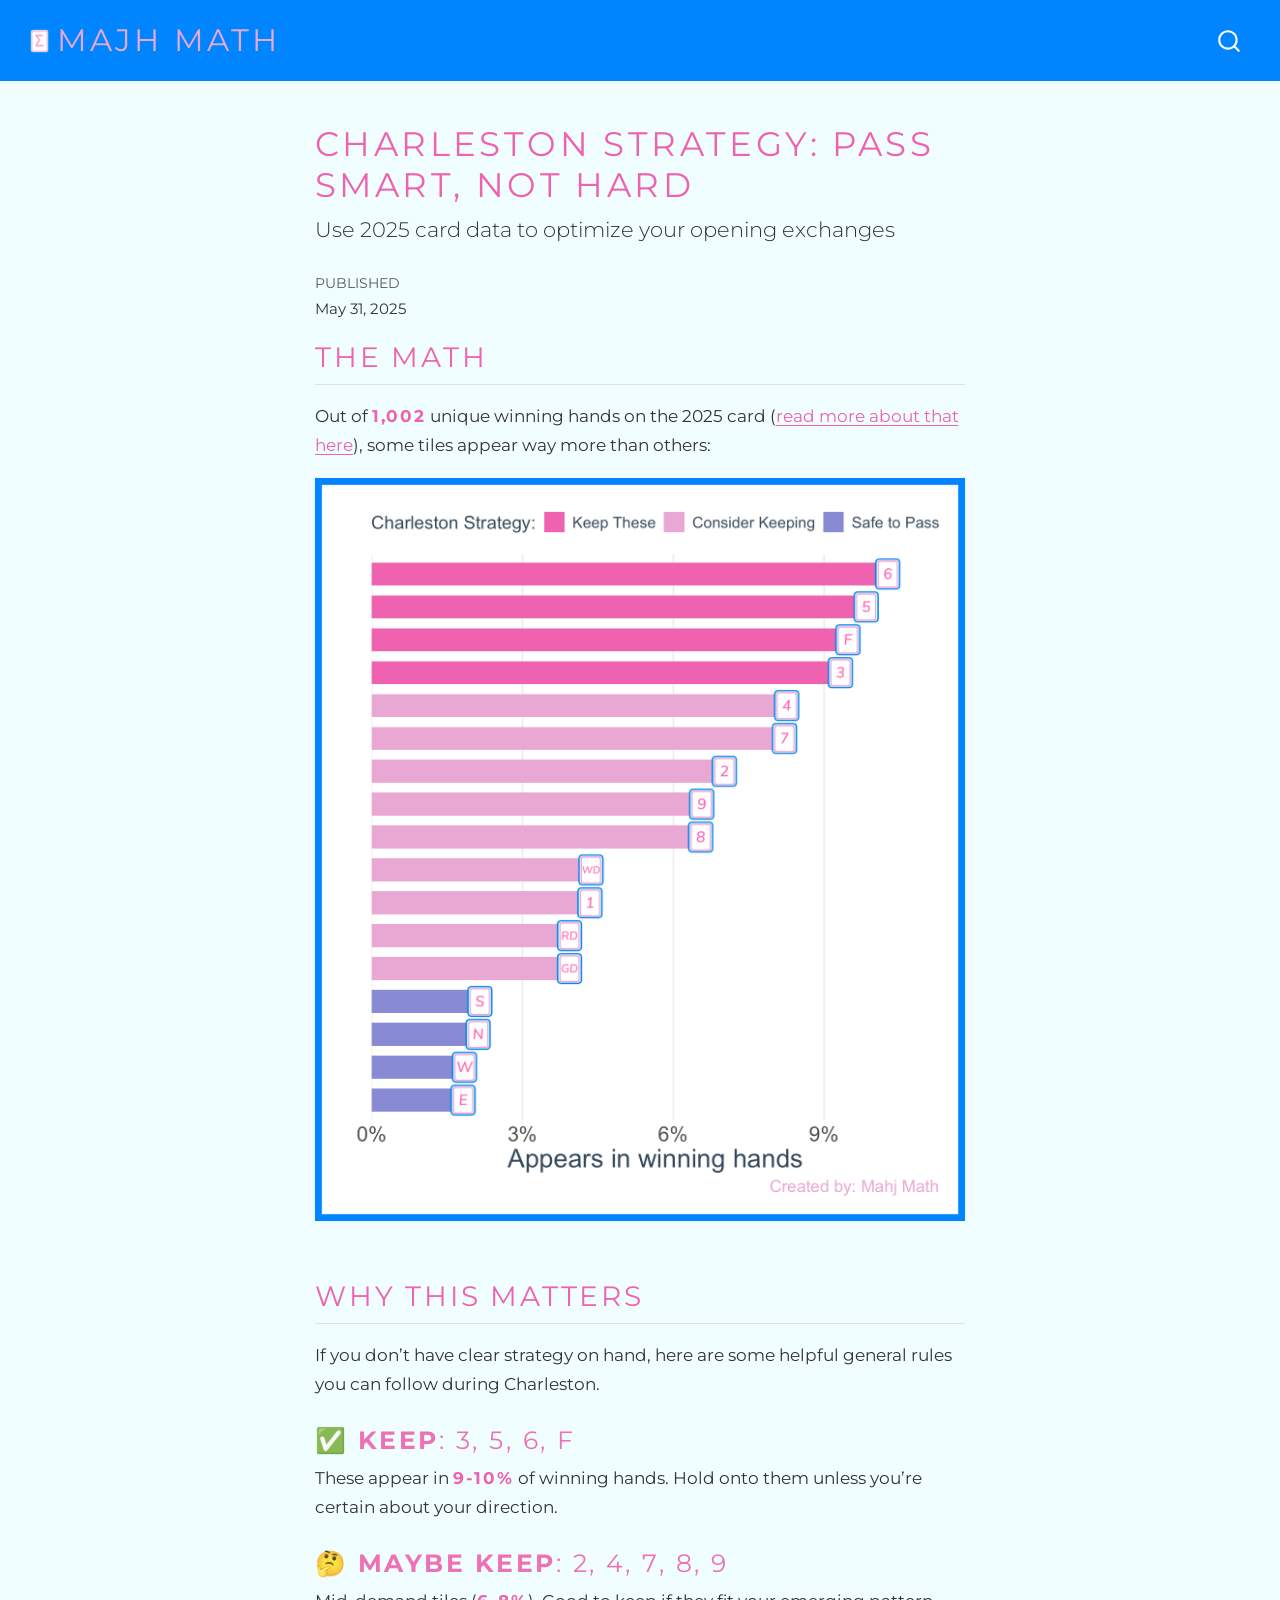
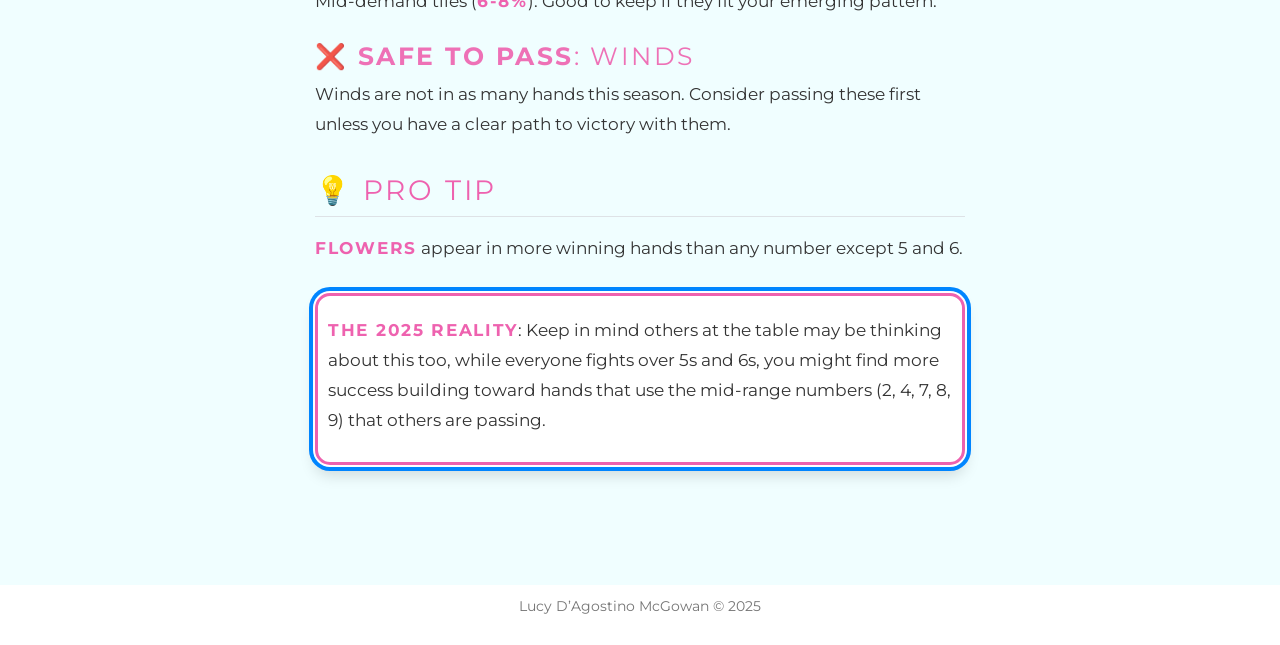
<file: posts/2025-charleston/index.html>
<!DOCTYPE html>
<html xmlns="http://www.w3.org/1999/xhtml" lang="en" xml:lang="en"><head>

<meta charset="utf-8">
<meta name="generator" content="quarto-1.7.29">

<meta name="viewport" content="width=device-width, initial-scale=1.0, user-scalable=yes">

<meta name="dcterms.date" content="2025-05-31">

<title>Charleston Strategy: Pass Smart, Not Hard – majh math</title>
<style>
code{white-space: pre-wrap;}
span.smallcaps{font-variant: small-caps;}
div.columns{display: flex; gap: min(4vw, 1.5em);}
div.column{flex: auto; overflow-x: auto;}
div.hanging-indent{margin-left: 1.5em; text-indent: -1.5em;}
ul.task-list{list-style: none;}
ul.task-list li input[type="checkbox"] {
  width: 0.8em;
  margin: 0 0.8em 0.2em -1em; /* quarto-specific, see https://github.com/quarto-dev/quarto-cli/issues/4556 */ 
  vertical-align: middle;
}
</style>


<script src="../../site_libs/quarto-nav/quarto-nav.js"></script>
<script src="../../site_libs/quarto-nav/headroom.min.js"></script>
<script src="../../site_libs/clipboard/clipboard.min.js"></script>
<script src="../../site_libs/quarto-search/autocomplete.umd.js"></script>
<script src="../../site_libs/quarto-search/fuse.min.js"></script>
<script src="../../site_libs/quarto-search/quarto-search.js"></script>
<meta name="quarto:offset" content="../../">
<script src="../../site_libs/quarto-html/quarto.js" type="module"></script>
<script src="../../site_libs/quarto-html/tabsets/tabsets.js" type="module"></script>
<script src="../../site_libs/quarto-html/popper.min.js"></script>
<script src="../../site_libs/quarto-html/tippy.umd.min.js"></script>
<script src="../../site_libs/quarto-html/anchor.min.js"></script>
<link href="../../site_libs/quarto-html/tippy.css" rel="stylesheet">
<link href="../../site_libs/quarto-html/quarto-syntax-highlighting-0815c480559380816a4d1ea211a47e91.css" rel="stylesheet" id="quarto-text-highlighting-styles">
<script src="../../site_libs/bootstrap/bootstrap.min.js"></script>
<link href="../../site_libs/bootstrap/bootstrap-icons.css" rel="stylesheet">
<link href="../../site_libs/bootstrap/bootstrap-e5aacf9d52a28e7d3137a4a02d82b148.min.css" rel="stylesheet" append-hash="true" id="quarto-bootstrap" data-mode="light">
<script id="quarto-search-options" type="application/json">{
  "location": "navbar",
  "copy-button": false,
  "collapse-after": 3,
  "panel-placement": "end",
  "type": "overlay",
  "limit": 50,
  "keyboard-shortcut": [
    "f",
    "/",
    "s"
  ],
  "show-item-context": false,
  "language": {
    "search-no-results-text": "No results",
    "search-matching-documents-text": "matching documents",
    "search-copy-link-title": "Copy link to search",
    "search-hide-matches-text": "Hide additional matches",
    "search-more-match-text": "more match in this document",
    "search-more-matches-text": "more matches in this document",
    "search-clear-button-title": "Clear",
    "search-text-placeholder": "",
    "search-detached-cancel-button-title": "Cancel",
    "search-submit-button-title": "Submit",
    "search-label": "Search"
  }
}</script>


</head>

<body class="nav-fixed fullcontent quarto-light">

<div id="quarto-search-results"></div>
  <header id="quarto-header" class="headroom fixed-top">
    <nav class="navbar navbar-expand-lg " data-bs-theme="dark">
      <div class="navbar-container container-fluid">
      <div class="navbar-brand-container mx-auto">
    <a href="../../index.html" class="navbar-brand navbar-brand-logo">
    <img src="../../logo.png" alt="" class="navbar-logo">
    </a>
    <a class="navbar-brand" href="../../index.html">
    <span class="navbar-title">majh math</span>
    </a>
  </div>
        <div class="quarto-navbar-tools tools-end">
</div>
          <div id="quarto-search" class="" title="Search"></div>
      </div> <!-- /container-fluid -->
    </nav>
</header>
<!-- content -->
<div id="quarto-content" class="quarto-container page-columns page-rows-contents page-layout-article page-navbar">
<!-- sidebar -->
<!-- margin-sidebar -->
    
<!-- main -->
<main class="content" id="quarto-document-content">

<header id="title-block-header" class="quarto-title-block default">
<div class="quarto-title">
<h1 class="title">Charleston Strategy: Pass Smart, Not Hard</h1>
<p class="subtitle lead">Use 2025 card data to optimize your opening exchanges</p>
</div>



<div class="quarto-title-meta">

    
    <div>
    <div class="quarto-title-meta-heading">Published</div>
    <div class="quarto-title-meta-contents">
      <p class="date">May 31, 2025</p>
    </div>
  </div>
  
    
  </div>
  


</header>


<section id="the-math" class="level2">
<h2 class="anchored" data-anchor-id="the-math">The Math</h2>
<p>Out of <strong>1,002</strong> unique winning hands on the 2025 card (<a href="../2025-unique-hands/">read more about that here</a>), some tiles appear way more than others:</p>
<div class="cell">
<div class="cell-output-display">
<div>
<figure class="figure">
<p><img src="index_files/figure-html/unnamed-chunk-1-1.png" class="img-fluid figure-img" width="672"></p>
</figure>
</div>
</div>
</div>
</section>
<section id="why-this-matters" class="level2">
<h2 class="anchored" data-anchor-id="why-this-matters">Why this matters</h2>
<p>If you don’t have clear strategy on hand, here are some helpful general rules you can follow during Charleston.</p>
<section id="keep-3-5-6-f" class="level3">
<h3 class="anchored" data-anchor-id="keep-3-5-6-f">✅ <strong>KEEP</strong>: 3, 5, 6, F</h3>
<p>These appear in <strong>9-10%</strong> of winning hands. Hold onto them unless you’re certain about your direction.</p>
</section>
<section id="maybe-keep-2-4-7-8-9" class="level3">
<h3 class="anchored" data-anchor-id="maybe-keep-2-4-7-8-9">🤔 <strong>MAYBE KEEP</strong>: 2, 4, 7, 8, 9</h3>
<p>Mid-demand tiles (<strong>6-8%</strong>). Good to keep if they fit your emerging pattern.</p>
</section>
<section id="safe-to-pass-winds" class="level3">
<h3 class="anchored" data-anchor-id="safe-to-pass-winds">❌ <strong>SAFE TO PASS</strong>: Winds</h3>
<p>Winds are not in as many hands this season. Consider passing these first unless you have a clear path to victory with them.</p>
</section>
</section>
<section id="pro-tip" class="level2">
<h2 class="anchored" data-anchor-id="pro-tip">💡 Pro Tip</h2>
<p><strong>Flowers</strong> appear in more winning hands than any number except 5 and 6.</p>
<div class="box">
<p><strong>The 2025 Reality</strong>: Keep in mind others at the table may be thinking about this too, while everyone fights over 5s and 6s, you might find more success building toward hands that use the mid-range numbers (2, 4, 7, 8, 9) that others are passing.</p>
</div>


</section>

</main> <!-- /main -->
<script id="quarto-html-after-body" type="application/javascript">
  window.document.addEventListener("DOMContentLoaded", function (event) {
    const icon = "";
    const anchorJS = new window.AnchorJS();
    anchorJS.options = {
      placement: 'right',
      icon: icon
    };
    anchorJS.add('.anchored');
    const isCodeAnnotation = (el) => {
      for (const clz of el.classList) {
        if (clz.startsWith('code-annotation-')) {                     
          return true;
        }
      }
      return false;
    }
    const onCopySuccess = function(e) {
      // button target
      const button = e.trigger;
      // don't keep focus
      button.blur();
      // flash "checked"
      button.classList.add('code-copy-button-checked');
      var currentTitle = button.getAttribute("title");
      button.setAttribute("title", "Copied!");
      let tooltip;
      if (window.bootstrap) {
        button.setAttribute("data-bs-toggle", "tooltip");
        button.setAttribute("data-bs-placement", "left");
        button.setAttribute("data-bs-title", "Copied!");
        tooltip = new bootstrap.Tooltip(button, 
          { trigger: "manual", 
            customClass: "code-copy-button-tooltip",
            offset: [0, -8]});
        tooltip.show();    
      }
      setTimeout(function() {
        if (tooltip) {
          tooltip.hide();
          button.removeAttribute("data-bs-title");
          button.removeAttribute("data-bs-toggle");
          button.removeAttribute("data-bs-placement");
        }
        button.setAttribute("title", currentTitle);
        button.classList.remove('code-copy-button-checked');
      }, 1000);
      // clear code selection
      e.clearSelection();
    }
    const getTextToCopy = function(trigger) {
        const codeEl = trigger.previousElementSibling.cloneNode(true);
        for (const childEl of codeEl.children) {
          if (isCodeAnnotation(childEl)) {
            childEl.remove();
          }
        }
        return codeEl.innerText;
    }
    const clipboard = new window.ClipboardJS('.code-copy-button:not([data-in-quarto-modal])', {
      text: getTextToCopy
    });
    clipboard.on('success', onCopySuccess);
    if (window.document.getElementById('quarto-embedded-source-code-modal')) {
      const clipboardModal = new window.ClipboardJS('.code-copy-button[data-in-quarto-modal]', {
        text: getTextToCopy,
        container: window.document.getElementById('quarto-embedded-source-code-modal')
      });
      clipboardModal.on('success', onCopySuccess);
    }
      var localhostRegex = new RegExp(/^(?:http|https):\/\/localhost\:?[0-9]*\//);
      var mailtoRegex = new RegExp(/^mailto:/);
        var filterRegex = new RegExp("https:\/\/LucyMcGowan\.github\.io\/mahjmath\/");
      var isInternal = (href) => {
          return filterRegex.test(href) || localhostRegex.test(href) || mailtoRegex.test(href);
      }
      // Inspect non-navigation links and adorn them if external
     var links = window.document.querySelectorAll('a[href]:not(.nav-link):not(.navbar-brand):not(.toc-action):not(.sidebar-link):not(.sidebar-item-toggle):not(.pagination-link):not(.no-external):not([aria-hidden]):not(.dropdown-item):not(.quarto-navigation-tool):not(.about-link)');
      for (var i=0; i<links.length; i++) {
        const link = links[i];
        if (!isInternal(link.href)) {
          // undo the damage that might have been done by quarto-nav.js in the case of
          // links that we want to consider external
          if (link.dataset.originalHref !== undefined) {
            link.href = link.dataset.originalHref;
          }
        }
      }
    function tippyHover(el, contentFn, onTriggerFn, onUntriggerFn) {
      const config = {
        allowHTML: true,
        maxWidth: 500,
        delay: 100,
        arrow: false,
        appendTo: function(el) {
            return el.parentElement;
        },
        interactive: true,
        interactiveBorder: 10,
        theme: 'quarto',
        placement: 'bottom-start',
      };
      if (contentFn) {
        config.content = contentFn;
      }
      if (onTriggerFn) {
        config.onTrigger = onTriggerFn;
      }
      if (onUntriggerFn) {
        config.onUntrigger = onUntriggerFn;
      }
      window.tippy(el, config); 
    }
    const noterefs = window.document.querySelectorAll('a[role="doc-noteref"]');
    for (var i=0; i<noterefs.length; i++) {
      const ref = noterefs[i];
      tippyHover(ref, function() {
        // use id or data attribute instead here
        let href = ref.getAttribute('data-footnote-href') || ref.getAttribute('href');
        try { href = new URL(href).hash; } catch {}
        const id = href.replace(/^#\/?/, "");
        const note = window.document.getElementById(id);
        if (note) {
          return note.innerHTML;
        } else {
          return "";
        }
      });
    }
    const xrefs = window.document.querySelectorAll('a.quarto-xref');
    const processXRef = (id, note) => {
      // Strip column container classes
      const stripColumnClz = (el) => {
        el.classList.remove("page-full", "page-columns");
        if (el.children) {
          for (const child of el.children) {
            stripColumnClz(child);
          }
        }
      }
      stripColumnClz(note)
      if (id === null || id.startsWith('sec-')) {
        // Special case sections, only their first couple elements
        const container = document.createElement("div");
        if (note.children && note.children.length > 2) {
          container.appendChild(note.children[0].cloneNode(true));
          for (let i = 1; i < note.children.length; i++) {
            const child = note.children[i];
            if (child.tagName === "P" && child.innerText === "") {
              continue;
            } else {
              container.appendChild(child.cloneNode(true));
              break;
            }
          }
          if (window.Quarto?.typesetMath) {
            window.Quarto.typesetMath(container);
          }
          return container.innerHTML
        } else {
          if (window.Quarto?.typesetMath) {
            window.Quarto.typesetMath(note);
          }
          return note.innerHTML;
        }
      } else {
        // Remove any anchor links if they are present
        const anchorLink = note.querySelector('a.anchorjs-link');
        if (anchorLink) {
          anchorLink.remove();
        }
        if (window.Quarto?.typesetMath) {
          window.Quarto.typesetMath(note);
        }
        if (note.classList.contains("callout")) {
          return note.outerHTML;
        } else {
          return note.innerHTML;
        }
      }
    }
    for (var i=0; i<xrefs.length; i++) {
      const xref = xrefs[i];
      tippyHover(xref, undefined, function(instance) {
        instance.disable();
        let url = xref.getAttribute('href');
        let hash = undefined; 
        if (url.startsWith('#')) {
          hash = url;
        } else {
          try { hash = new URL(url).hash; } catch {}
        }
        if (hash) {
          const id = hash.replace(/^#\/?/, "");
          const note = window.document.getElementById(id);
          if (note !== null) {
            try {
              const html = processXRef(id, note.cloneNode(true));
              instance.setContent(html);
            } finally {
              instance.enable();
              instance.show();
            }
          } else {
            // See if we can fetch this
            fetch(url.split('#')[0])
            .then(res => res.text())
            .then(html => {
              const parser = new DOMParser();
              const htmlDoc = parser.parseFromString(html, "text/html");
              const note = htmlDoc.getElementById(id);
              if (note !== null) {
                const html = processXRef(id, note);
                instance.setContent(html);
              } 
            }).finally(() => {
              instance.enable();
              instance.show();
            });
          }
        } else {
          // See if we can fetch a full url (with no hash to target)
          // This is a special case and we should probably do some content thinning / targeting
          fetch(url)
          .then(res => res.text())
          .then(html => {
            const parser = new DOMParser();
            const htmlDoc = parser.parseFromString(html, "text/html");
            const note = htmlDoc.querySelector('main.content');
            if (note !== null) {
              // This should only happen for chapter cross references
              // (since there is no id in the URL)
              // remove the first header
              if (note.children.length > 0 && note.children[0].tagName === "HEADER") {
                note.children[0].remove();
              }
              const html = processXRef(null, note);
              instance.setContent(html);
            } 
          }).finally(() => {
            instance.enable();
            instance.show();
          });
        }
      }, function(instance) {
      });
    }
        let selectedAnnoteEl;
        const selectorForAnnotation = ( cell, annotation) => {
          let cellAttr = 'data-code-cell="' + cell + '"';
          let lineAttr = 'data-code-annotation="' +  annotation + '"';
          const selector = 'span[' + cellAttr + '][' + lineAttr + ']';
          return selector;
        }
        const selectCodeLines = (annoteEl) => {
          const doc = window.document;
          const targetCell = annoteEl.getAttribute("data-target-cell");
          const targetAnnotation = annoteEl.getAttribute("data-target-annotation");
          const annoteSpan = window.document.querySelector(selectorForAnnotation(targetCell, targetAnnotation));
          const lines = annoteSpan.getAttribute("data-code-lines").split(",");
          const lineIds = lines.map((line) => {
            return targetCell + "-" + line;
          })
          let top = null;
          let height = null;
          let parent = null;
          if (lineIds.length > 0) {
              //compute the position of the single el (top and bottom and make a div)
              const el = window.document.getElementById(lineIds[0]);
              top = el.offsetTop;
              height = el.offsetHeight;
              parent = el.parentElement.parentElement;
            if (lineIds.length > 1) {
              const lastEl = window.document.getElementById(lineIds[lineIds.length - 1]);
              const bottom = lastEl.offsetTop + lastEl.offsetHeight;
              height = bottom - top;
            }
            if (top !== null && height !== null && parent !== null) {
              // cook up a div (if necessary) and position it 
              let div = window.document.getElementById("code-annotation-line-highlight");
              if (div === null) {
                div = window.document.createElement("div");
                div.setAttribute("id", "code-annotation-line-highlight");
                div.style.position = 'absolute';
                parent.appendChild(div);
              }
              div.style.top = top - 2 + "px";
              div.style.height = height + 4 + "px";
              div.style.left = 0;
              let gutterDiv = window.document.getElementById("code-annotation-line-highlight-gutter");
              if (gutterDiv === null) {
                gutterDiv = window.document.createElement("div");
                gutterDiv.setAttribute("id", "code-annotation-line-highlight-gutter");
                gutterDiv.style.position = 'absolute';
                const codeCell = window.document.getElementById(targetCell);
                const gutter = codeCell.querySelector('.code-annotation-gutter');
                gutter.appendChild(gutterDiv);
              }
              gutterDiv.style.top = top - 2 + "px";
              gutterDiv.style.height = height + 4 + "px";
            }
            selectedAnnoteEl = annoteEl;
          }
        };
        const unselectCodeLines = () => {
          const elementsIds = ["code-annotation-line-highlight", "code-annotation-line-highlight-gutter"];
          elementsIds.forEach((elId) => {
            const div = window.document.getElementById(elId);
            if (div) {
              div.remove();
            }
          });
          selectedAnnoteEl = undefined;
        };
          // Handle positioning of the toggle
      window.addEventListener(
        "resize",
        throttle(() => {
          elRect = undefined;
          if (selectedAnnoteEl) {
            selectCodeLines(selectedAnnoteEl);
          }
        }, 10)
      );
      function throttle(fn, ms) {
      let throttle = false;
      let timer;
        return (...args) => {
          if(!throttle) { // first call gets through
              fn.apply(this, args);
              throttle = true;
          } else { // all the others get throttled
              if(timer) clearTimeout(timer); // cancel #2
              timer = setTimeout(() => {
                fn.apply(this, args);
                timer = throttle = false;
              }, ms);
          }
        };
      }
        // Attach click handler to the DT
        const annoteDls = window.document.querySelectorAll('dt[data-target-cell]');
        for (const annoteDlNode of annoteDls) {
          annoteDlNode.addEventListener('click', (event) => {
            const clickedEl = event.target;
            if (clickedEl !== selectedAnnoteEl) {
              unselectCodeLines();
              const activeEl = window.document.querySelector('dt[data-target-cell].code-annotation-active');
              if (activeEl) {
                activeEl.classList.remove('code-annotation-active');
              }
              selectCodeLines(clickedEl);
              clickedEl.classList.add('code-annotation-active');
            } else {
              // Unselect the line
              unselectCodeLines();
              clickedEl.classList.remove('code-annotation-active');
            }
          });
        }
    const findCites = (el) => {
      const parentEl = el.parentElement;
      if (parentEl) {
        const cites = parentEl.dataset.cites;
        if (cites) {
          return {
            el,
            cites: cites.split(' ')
          };
        } else {
          return findCites(el.parentElement)
        }
      } else {
        return undefined;
      }
    };
    var bibliorefs = window.document.querySelectorAll('a[role="doc-biblioref"]');
    for (var i=0; i<bibliorefs.length; i++) {
      const ref = bibliorefs[i];
      const citeInfo = findCites(ref);
      if (citeInfo) {
        tippyHover(citeInfo.el, function() {
          var popup = window.document.createElement('div');
          citeInfo.cites.forEach(function(cite) {
            var citeDiv = window.document.createElement('div');
            citeDiv.classList.add('hanging-indent');
            citeDiv.classList.add('csl-entry');
            var biblioDiv = window.document.getElementById('ref-' + cite);
            if (biblioDiv) {
              citeDiv.innerHTML = biblioDiv.innerHTML;
            }
            popup.appendChild(citeDiv);
          });
          return popup.innerHTML;
        });
      }
    }
  });
  </script>
</div> <!-- /content -->
<footer class="footer">
  <div class="nav-footer">
    <div class="nav-footer-left">
      &nbsp;
    </div>   
    <div class="nav-footer-center">
<p>Lucy D’Agostino McGowan © 2025</p>
</div>
    <div class="nav-footer-right">
      &nbsp;
    </div>
  </div>
</footer>




</body></html>
</file>
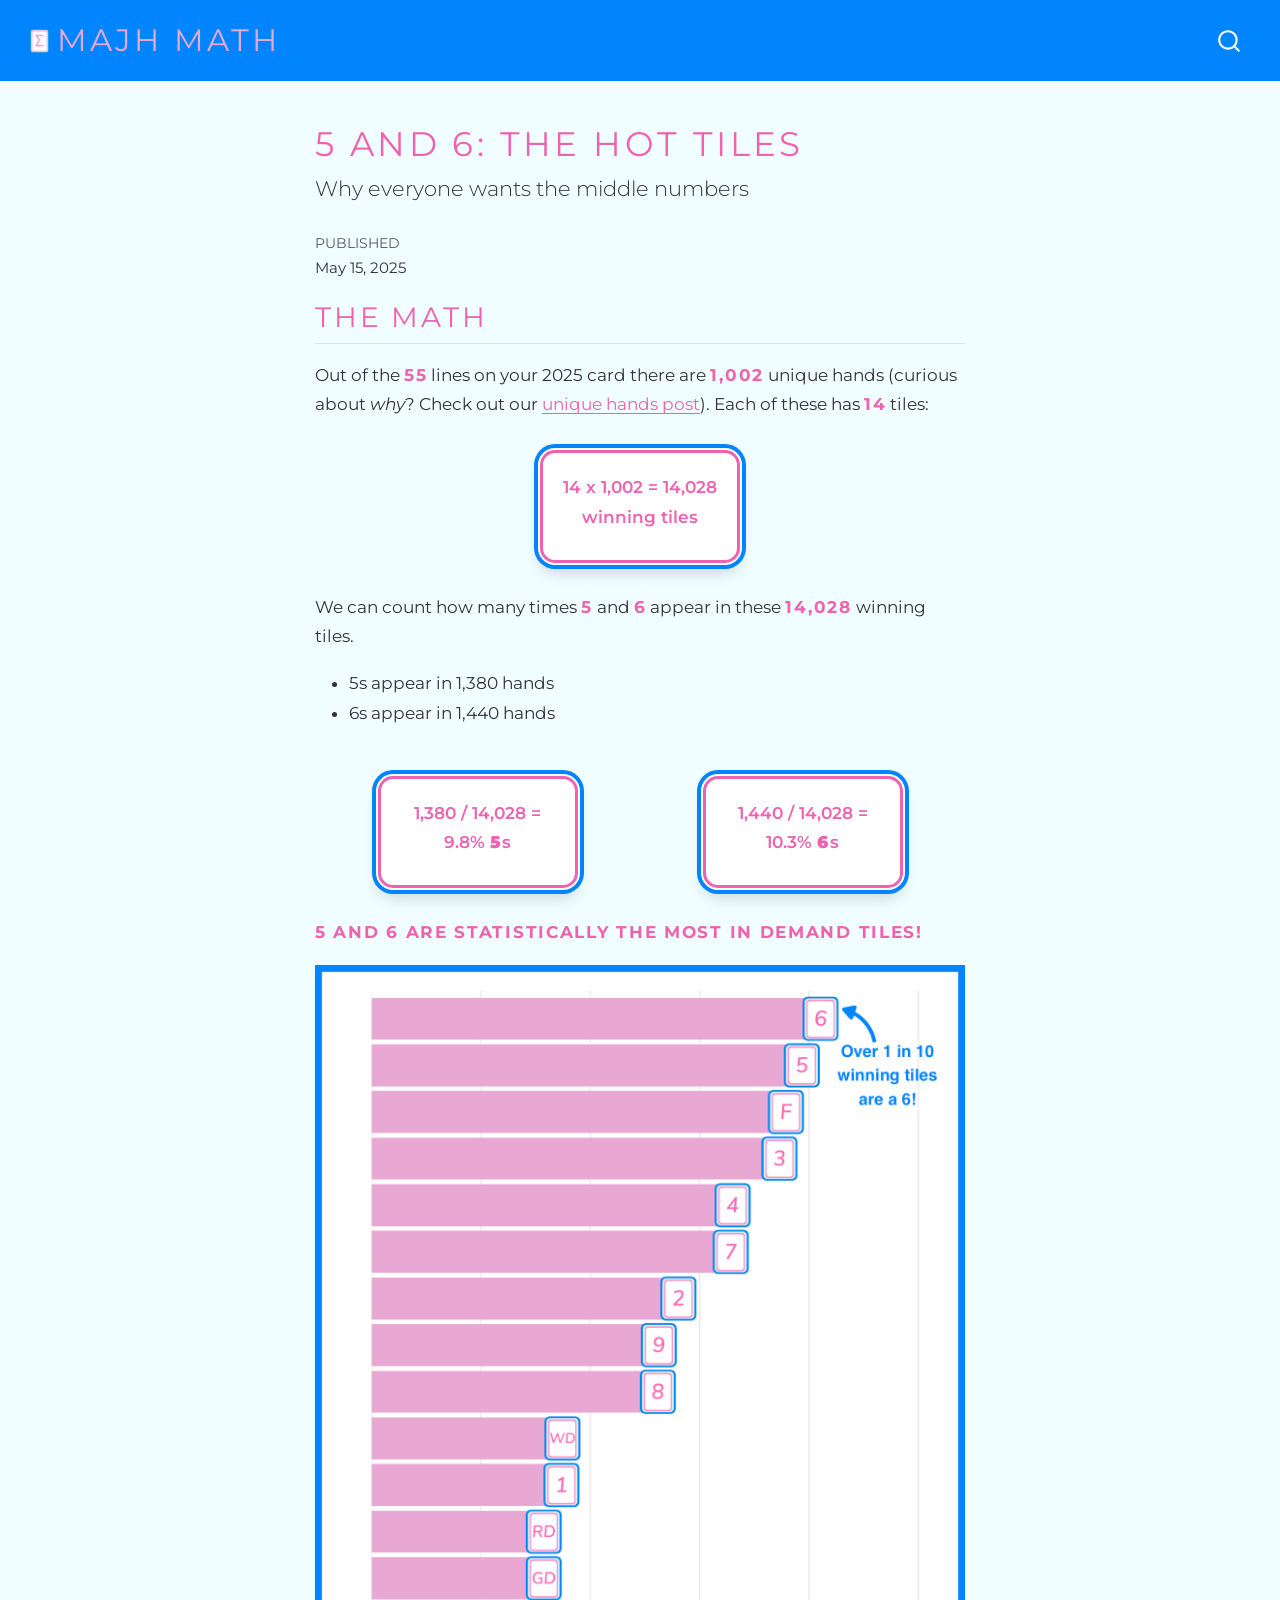
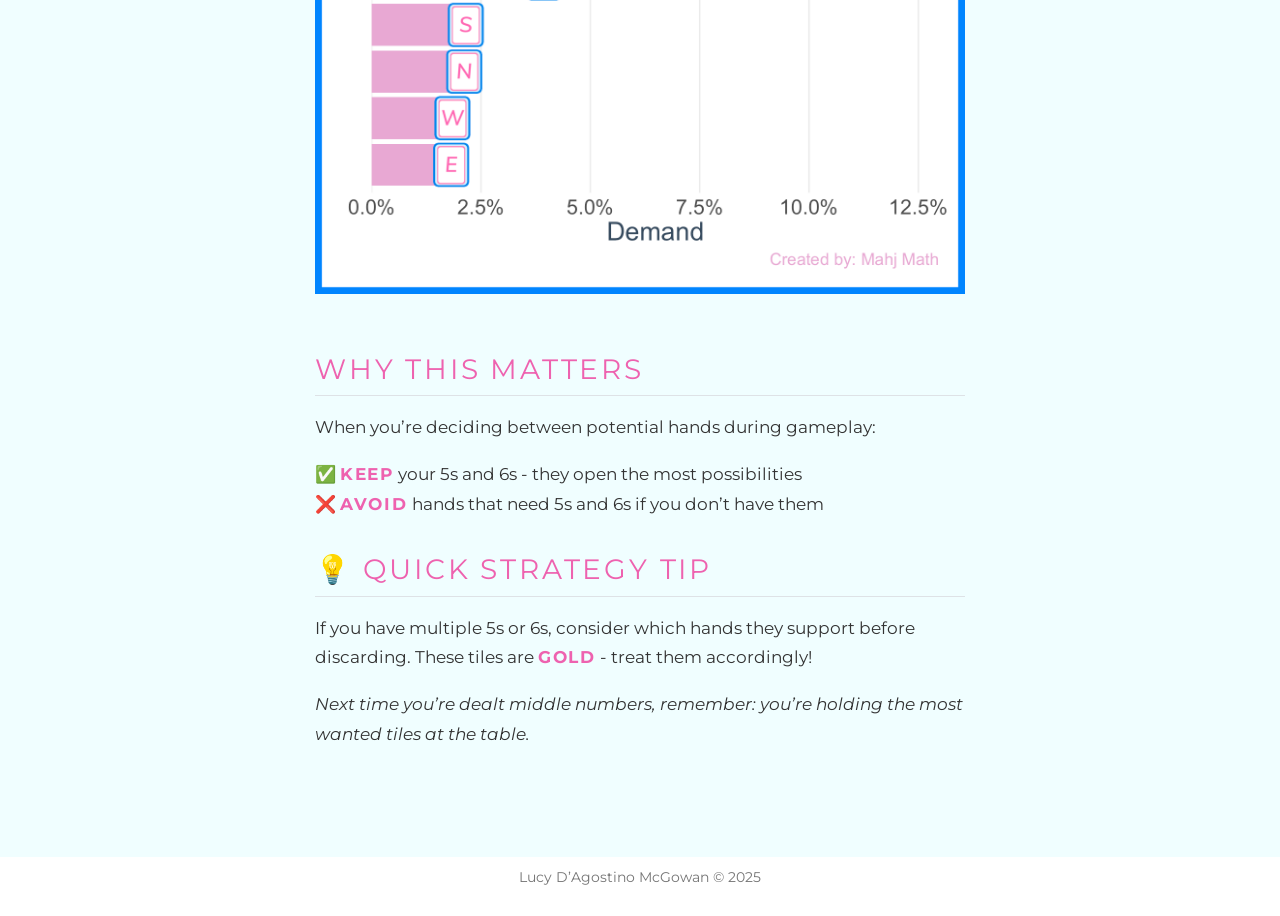
<file: posts/2025-fives-and-sixes/index.html>
<!DOCTYPE html>
<html xmlns="http://www.w3.org/1999/xhtml" lang="en" xml:lang="en"><head>

<meta charset="utf-8">
<meta name="generator" content="quarto-1.7.29">

<meta name="viewport" content="width=device-width, initial-scale=1.0, user-scalable=yes">

<meta name="dcterms.date" content="2025-05-15">

<title>5 and 6: The Hot Tiles – majh math</title>
<style>
code{white-space: pre-wrap;}
span.smallcaps{font-variant: small-caps;}
div.columns{display: flex; gap: min(4vw, 1.5em);}
div.column{flex: auto; overflow-x: auto;}
div.hanging-indent{margin-left: 1.5em; text-indent: -1.5em;}
ul.task-list{list-style: none;}
ul.task-list li input[type="checkbox"] {
  width: 0.8em;
  margin: 0 0.8em 0.2em -1em; /* quarto-specific, see https://github.com/quarto-dev/quarto-cli/issues/4556 */ 
  vertical-align: middle;
}
</style>


<script src="../../site_libs/quarto-nav/quarto-nav.js"></script>
<script src="../../site_libs/quarto-nav/headroom.min.js"></script>
<script src="../../site_libs/clipboard/clipboard.min.js"></script>
<script src="../../site_libs/quarto-search/autocomplete.umd.js"></script>
<script src="../../site_libs/quarto-search/fuse.min.js"></script>
<script src="../../site_libs/quarto-search/quarto-search.js"></script>
<meta name="quarto:offset" content="../../">
<script src="../../site_libs/quarto-html/quarto.js" type="module"></script>
<script src="../../site_libs/quarto-html/tabsets/tabsets.js" type="module"></script>
<script src="../../site_libs/quarto-html/popper.min.js"></script>
<script src="../../site_libs/quarto-html/tippy.umd.min.js"></script>
<script src="../../site_libs/quarto-html/anchor.min.js"></script>
<link href="../../site_libs/quarto-html/tippy.css" rel="stylesheet">
<link href="../../site_libs/quarto-html/quarto-syntax-highlighting-0815c480559380816a4d1ea211a47e91.css" rel="stylesheet" id="quarto-text-highlighting-styles">
<script src="../../site_libs/bootstrap/bootstrap.min.js"></script>
<link href="../../site_libs/bootstrap/bootstrap-icons.css" rel="stylesheet">
<link href="../../site_libs/bootstrap/bootstrap-e5aacf9d52a28e7d3137a4a02d82b148.min.css" rel="stylesheet" append-hash="true" id="quarto-bootstrap" data-mode="light">
<script id="quarto-search-options" type="application/json">{
  "location": "navbar",
  "copy-button": false,
  "collapse-after": 3,
  "panel-placement": "end",
  "type": "overlay",
  "limit": 50,
  "keyboard-shortcut": [
    "f",
    "/",
    "s"
  ],
  "show-item-context": false,
  "language": {
    "search-no-results-text": "No results",
    "search-matching-documents-text": "matching documents",
    "search-copy-link-title": "Copy link to search",
    "search-hide-matches-text": "Hide additional matches",
    "search-more-match-text": "more match in this document",
    "search-more-matches-text": "more matches in this document",
    "search-clear-button-title": "Clear",
    "search-text-placeholder": "",
    "search-detached-cancel-button-title": "Cancel",
    "search-submit-button-title": "Submit",
    "search-label": "Search"
  }
}</script>


</head>

<body class="nav-fixed fullcontent quarto-light">

<div id="quarto-search-results"></div>
  <header id="quarto-header" class="headroom fixed-top">
    <nav class="navbar navbar-expand-lg " data-bs-theme="dark">
      <div class="navbar-container container-fluid">
      <div class="navbar-brand-container mx-auto">
    <a href="../../index.html" class="navbar-brand navbar-brand-logo">
    <img src="../../logo.png" alt="" class="navbar-logo">
    </a>
    <a class="navbar-brand" href="../../index.html">
    <span class="navbar-title">majh math</span>
    </a>
  </div>
        <div class="quarto-navbar-tools tools-end">
</div>
          <div id="quarto-search" class="" title="Search"></div>
      </div> <!-- /container-fluid -->
    </nav>
</header>
<!-- content -->
<div id="quarto-content" class="quarto-container page-columns page-rows-contents page-layout-article page-navbar">
<!-- sidebar -->
<!-- margin-sidebar -->
    
<!-- main -->
<main class="content" id="quarto-document-content">

<header id="title-block-header" class="quarto-title-block default">
<div class="quarto-title">
<h1 class="title">5 and 6: The Hot Tiles</h1>
<p class="subtitle lead">Why everyone wants the middle numbers</p>
</div>



<div class="quarto-title-meta">

    
    <div>
    <div class="quarto-title-meta-heading">Published</div>
    <div class="quarto-title-meta-contents">
      <p class="date">May 15, 2025</p>
    </div>
  </div>
  
    
  </div>
  


</header>


<section id="the-math" class="level2">
<h2 class="anchored" data-anchor-id="the-math">The Math</h2>
<p>Out of the <strong>55</strong> lines on your 2025 card there are <strong>1,002</strong> unique hands (curious about <em>why</em>? Check out our <a href="../2025-unique-hands">unique hands post</a>). Each of these has <strong>14</strong> tiles:</p>
<div class="math">
<p>14 x 1,002 = 14,028 winning tiles</p>
</div>
<p>We can count how many times <strong>5</strong> and <strong>6</strong> appear in these <strong>14,028</strong> winning tiles.</p>
<ul>
<li>5s appear in 1,380 hands</li>
<li>6s appear in 1,440 hands</li>
</ul>
<div class="columns">
<div class="column">
<div class="math">
<p>1,380 / 14,028 = <br>9.8% <strong>5</strong>s</p>
</div>
</div><div class="column">
<div class="math">
<p>1,440 / 14,028 = 10.3% <strong>6</strong>s</p>
</div>
</div>
</div>
<p><strong>5 and 6 are statistically the most in demand tiles!</strong></p>
<div class="cell">
<div class="cell-output-display">
<div>
<figure class="figure">
<p><img src="index_files/figure-html/unnamed-chunk-1-1.png" class="img-fluid figure-img" width="672"></p>
</figure>
</div>
</div>
</div>
</section>
<section id="why-this-matters" class="level2">
<h2 class="anchored" data-anchor-id="why-this-matters">Why This Matters</h2>
<p>When you’re deciding between potential hands during gameplay:</p>
<p>✅ <strong>Keep</strong> your 5s and 6s - they open the most possibilities<br>
❌ <strong>Avoid</strong> hands that need 5s and 6s if you don’t have them</p>
</section>
<section id="quick-strategy-tip" class="level2">
<h2 class="anchored" data-anchor-id="quick-strategy-tip">💡 Quick Strategy Tip</h2>
<p>If you have multiple 5s or 6s, consider which hands they support before discarding. These tiles are <strong>gold</strong> - treat them accordingly!</p>
<p><em>Next time you’re dealt middle numbers, remember: you’re holding the most wanted tiles at the table.</em></p>


</section>

</main> <!-- /main -->
<script id="quarto-html-after-body" type="application/javascript">
  window.document.addEventListener("DOMContentLoaded", function (event) {
    const icon = "";
    const anchorJS = new window.AnchorJS();
    anchorJS.options = {
      placement: 'right',
      icon: icon
    };
    anchorJS.add('.anchored');
    const isCodeAnnotation = (el) => {
      for (const clz of el.classList) {
        if (clz.startsWith('code-annotation-')) {                     
          return true;
        }
      }
      return false;
    }
    const onCopySuccess = function(e) {
      // button target
      const button = e.trigger;
      // don't keep focus
      button.blur();
      // flash "checked"
      button.classList.add('code-copy-button-checked');
      var currentTitle = button.getAttribute("title");
      button.setAttribute("title", "Copied!");
      let tooltip;
      if (window.bootstrap) {
        button.setAttribute("data-bs-toggle", "tooltip");
        button.setAttribute("data-bs-placement", "left");
        button.setAttribute("data-bs-title", "Copied!");
        tooltip = new bootstrap.Tooltip(button, 
          { trigger: "manual", 
            customClass: "code-copy-button-tooltip",
            offset: [0, -8]});
        tooltip.show();    
      }
      setTimeout(function() {
        if (tooltip) {
          tooltip.hide();
          button.removeAttribute("data-bs-title");
          button.removeAttribute("data-bs-toggle");
          button.removeAttribute("data-bs-placement");
        }
        button.setAttribute("title", currentTitle);
        button.classList.remove('code-copy-button-checked');
      }, 1000);
      // clear code selection
      e.clearSelection();
    }
    const getTextToCopy = function(trigger) {
        const codeEl = trigger.previousElementSibling.cloneNode(true);
        for (const childEl of codeEl.children) {
          if (isCodeAnnotation(childEl)) {
            childEl.remove();
          }
        }
        return codeEl.innerText;
    }
    const clipboard = new window.ClipboardJS('.code-copy-button:not([data-in-quarto-modal])', {
      text: getTextToCopy
    });
    clipboard.on('success', onCopySuccess);
    if (window.document.getElementById('quarto-embedded-source-code-modal')) {
      const clipboardModal = new window.ClipboardJS('.code-copy-button[data-in-quarto-modal]', {
        text: getTextToCopy,
        container: window.document.getElementById('quarto-embedded-source-code-modal')
      });
      clipboardModal.on('success', onCopySuccess);
    }
      var localhostRegex = new RegExp(/^(?:http|https):\/\/localhost\:?[0-9]*\//);
      var mailtoRegex = new RegExp(/^mailto:/);
        var filterRegex = new RegExp("https:\/\/LucyMcGowan\.github\.io\/mahjmath\/");
      var isInternal = (href) => {
          return filterRegex.test(href) || localhostRegex.test(href) || mailtoRegex.test(href);
      }
      // Inspect non-navigation links and adorn them if external
     var links = window.document.querySelectorAll('a[href]:not(.nav-link):not(.navbar-brand):not(.toc-action):not(.sidebar-link):not(.sidebar-item-toggle):not(.pagination-link):not(.no-external):not([aria-hidden]):not(.dropdown-item):not(.quarto-navigation-tool):not(.about-link)');
      for (var i=0; i<links.length; i++) {
        const link = links[i];
        if (!isInternal(link.href)) {
          // undo the damage that might have been done by quarto-nav.js in the case of
          // links that we want to consider external
          if (link.dataset.originalHref !== undefined) {
            link.href = link.dataset.originalHref;
          }
        }
      }
    function tippyHover(el, contentFn, onTriggerFn, onUntriggerFn) {
      const config = {
        allowHTML: true,
        maxWidth: 500,
        delay: 100,
        arrow: false,
        appendTo: function(el) {
            return el.parentElement;
        },
        interactive: true,
        interactiveBorder: 10,
        theme: 'quarto',
        placement: 'bottom-start',
      };
      if (contentFn) {
        config.content = contentFn;
      }
      if (onTriggerFn) {
        config.onTrigger = onTriggerFn;
      }
      if (onUntriggerFn) {
        config.onUntrigger = onUntriggerFn;
      }
      window.tippy(el, config); 
    }
    const noterefs = window.document.querySelectorAll('a[role="doc-noteref"]');
    for (var i=0; i<noterefs.length; i++) {
      const ref = noterefs[i];
      tippyHover(ref, function() {
        // use id or data attribute instead here
        let href = ref.getAttribute('data-footnote-href') || ref.getAttribute('href');
        try { href = new URL(href).hash; } catch {}
        const id = href.replace(/^#\/?/, "");
        const note = window.document.getElementById(id);
        if (note) {
          return note.innerHTML;
        } else {
          return "";
        }
      });
    }
    const xrefs = window.document.querySelectorAll('a.quarto-xref');
    const processXRef = (id, note) => {
      // Strip column container classes
      const stripColumnClz = (el) => {
        el.classList.remove("page-full", "page-columns");
        if (el.children) {
          for (const child of el.children) {
            stripColumnClz(child);
          }
        }
      }
      stripColumnClz(note)
      if (id === null || id.startsWith('sec-')) {
        // Special case sections, only their first couple elements
        const container = document.createElement("div");
        if (note.children && note.children.length > 2) {
          container.appendChild(note.children[0].cloneNode(true));
          for (let i = 1; i < note.children.length; i++) {
            const child = note.children[i];
            if (child.tagName === "P" && child.innerText === "") {
              continue;
            } else {
              container.appendChild(child.cloneNode(true));
              break;
            }
          }
          if (window.Quarto?.typesetMath) {
            window.Quarto.typesetMath(container);
          }
          return container.innerHTML
        } else {
          if (window.Quarto?.typesetMath) {
            window.Quarto.typesetMath(note);
          }
          return note.innerHTML;
        }
      } else {
        // Remove any anchor links if they are present
        const anchorLink = note.querySelector('a.anchorjs-link');
        if (anchorLink) {
          anchorLink.remove();
        }
        if (window.Quarto?.typesetMath) {
          window.Quarto.typesetMath(note);
        }
        if (note.classList.contains("callout")) {
          return note.outerHTML;
        } else {
          return note.innerHTML;
        }
      }
    }
    for (var i=0; i<xrefs.length; i++) {
      const xref = xrefs[i];
      tippyHover(xref, undefined, function(instance) {
        instance.disable();
        let url = xref.getAttribute('href');
        let hash = undefined; 
        if (url.startsWith('#')) {
          hash = url;
        } else {
          try { hash = new URL(url).hash; } catch {}
        }
        if (hash) {
          const id = hash.replace(/^#\/?/, "");
          const note = window.document.getElementById(id);
          if (note !== null) {
            try {
              const html = processXRef(id, note.cloneNode(true));
              instance.setContent(html);
            } finally {
              instance.enable();
              instance.show();
            }
          } else {
            // See if we can fetch this
            fetch(url.split('#')[0])
            .then(res => res.text())
            .then(html => {
              const parser = new DOMParser();
              const htmlDoc = parser.parseFromString(html, "text/html");
              const note = htmlDoc.getElementById(id);
              if (note !== null) {
                const html = processXRef(id, note);
                instance.setContent(html);
              } 
            }).finally(() => {
              instance.enable();
              instance.show();
            });
          }
        } else {
          // See if we can fetch a full url (with no hash to target)
          // This is a special case and we should probably do some content thinning / targeting
          fetch(url)
          .then(res => res.text())
          .then(html => {
            const parser = new DOMParser();
            const htmlDoc = parser.parseFromString(html, "text/html");
            const note = htmlDoc.querySelector('main.content');
            if (note !== null) {
              // This should only happen for chapter cross references
              // (since there is no id in the URL)
              // remove the first header
              if (note.children.length > 0 && note.children[0].tagName === "HEADER") {
                note.children[0].remove();
              }
              const html = processXRef(null, note);
              instance.setContent(html);
            } 
          }).finally(() => {
            instance.enable();
            instance.show();
          });
        }
      }, function(instance) {
      });
    }
        let selectedAnnoteEl;
        const selectorForAnnotation = ( cell, annotation) => {
          let cellAttr = 'data-code-cell="' + cell + '"';
          let lineAttr = 'data-code-annotation="' +  annotation + '"';
          const selector = 'span[' + cellAttr + '][' + lineAttr + ']';
          return selector;
        }
        const selectCodeLines = (annoteEl) => {
          const doc = window.document;
          const targetCell = annoteEl.getAttribute("data-target-cell");
          const targetAnnotation = annoteEl.getAttribute("data-target-annotation");
          const annoteSpan = window.document.querySelector(selectorForAnnotation(targetCell, targetAnnotation));
          const lines = annoteSpan.getAttribute("data-code-lines").split(",");
          const lineIds = lines.map((line) => {
            return targetCell + "-" + line;
          })
          let top = null;
          let height = null;
          let parent = null;
          if (lineIds.length > 0) {
              //compute the position of the single el (top and bottom and make a div)
              const el = window.document.getElementById(lineIds[0]);
              top = el.offsetTop;
              height = el.offsetHeight;
              parent = el.parentElement.parentElement;
            if (lineIds.length > 1) {
              const lastEl = window.document.getElementById(lineIds[lineIds.length - 1]);
              const bottom = lastEl.offsetTop + lastEl.offsetHeight;
              height = bottom - top;
            }
            if (top !== null && height !== null && parent !== null) {
              // cook up a div (if necessary) and position it 
              let div = window.document.getElementById("code-annotation-line-highlight");
              if (div === null) {
                div = window.document.createElement("div");
                div.setAttribute("id", "code-annotation-line-highlight");
                div.style.position = 'absolute';
                parent.appendChild(div);
              }
              div.style.top = top - 2 + "px";
              div.style.height = height + 4 + "px";
              div.style.left = 0;
              let gutterDiv = window.document.getElementById("code-annotation-line-highlight-gutter");
              if (gutterDiv === null) {
                gutterDiv = window.document.createElement("div");
                gutterDiv.setAttribute("id", "code-annotation-line-highlight-gutter");
                gutterDiv.style.position = 'absolute';
                const codeCell = window.document.getElementById(targetCell);
                const gutter = codeCell.querySelector('.code-annotation-gutter');
                gutter.appendChild(gutterDiv);
              }
              gutterDiv.style.top = top - 2 + "px";
              gutterDiv.style.height = height + 4 + "px";
            }
            selectedAnnoteEl = annoteEl;
          }
        };
        const unselectCodeLines = () => {
          const elementsIds = ["code-annotation-line-highlight", "code-annotation-line-highlight-gutter"];
          elementsIds.forEach((elId) => {
            const div = window.document.getElementById(elId);
            if (div) {
              div.remove();
            }
          });
          selectedAnnoteEl = undefined;
        };
          // Handle positioning of the toggle
      window.addEventListener(
        "resize",
        throttle(() => {
          elRect = undefined;
          if (selectedAnnoteEl) {
            selectCodeLines(selectedAnnoteEl);
          }
        }, 10)
      );
      function throttle(fn, ms) {
      let throttle = false;
      let timer;
        return (...args) => {
          if(!throttle) { // first call gets through
              fn.apply(this, args);
              throttle = true;
          } else { // all the others get throttled
              if(timer) clearTimeout(timer); // cancel #2
              timer = setTimeout(() => {
                fn.apply(this, args);
                timer = throttle = false;
              }, ms);
          }
        };
      }
        // Attach click handler to the DT
        const annoteDls = window.document.querySelectorAll('dt[data-target-cell]');
        for (const annoteDlNode of annoteDls) {
          annoteDlNode.addEventListener('click', (event) => {
            const clickedEl = event.target;
            if (clickedEl !== selectedAnnoteEl) {
              unselectCodeLines();
              const activeEl = window.document.querySelector('dt[data-target-cell].code-annotation-active');
              if (activeEl) {
                activeEl.classList.remove('code-annotation-active');
              }
              selectCodeLines(clickedEl);
              clickedEl.classList.add('code-annotation-active');
            } else {
              // Unselect the line
              unselectCodeLines();
              clickedEl.classList.remove('code-annotation-active');
            }
          });
        }
    const findCites = (el) => {
      const parentEl = el.parentElement;
      if (parentEl) {
        const cites = parentEl.dataset.cites;
        if (cites) {
          return {
            el,
            cites: cites.split(' ')
          };
        } else {
          return findCites(el.parentElement)
        }
      } else {
        return undefined;
      }
    };
    var bibliorefs = window.document.querySelectorAll('a[role="doc-biblioref"]');
    for (var i=0; i<bibliorefs.length; i++) {
      const ref = bibliorefs[i];
      const citeInfo = findCites(ref);
      if (citeInfo) {
        tippyHover(citeInfo.el, function() {
          var popup = window.document.createElement('div');
          citeInfo.cites.forEach(function(cite) {
            var citeDiv = window.document.createElement('div');
            citeDiv.classList.add('hanging-indent');
            citeDiv.classList.add('csl-entry');
            var biblioDiv = window.document.getElementById('ref-' + cite);
            if (biblioDiv) {
              citeDiv.innerHTML = biblioDiv.innerHTML;
            }
            popup.appendChild(citeDiv);
          });
          return popup.innerHTML;
        });
      }
    }
  });
  </script>
</div> <!-- /content -->
<footer class="footer">
  <div class="nav-footer">
    <div class="nav-footer-left">
      &nbsp;
    </div>   
    <div class="nav-footer-center">
<p>Lucy D’Agostino McGowan © 2025</p>
</div>
    <div class="nav-footer-right">
      &nbsp;
    </div>
  </div>
</footer>




</body></html>
</file>
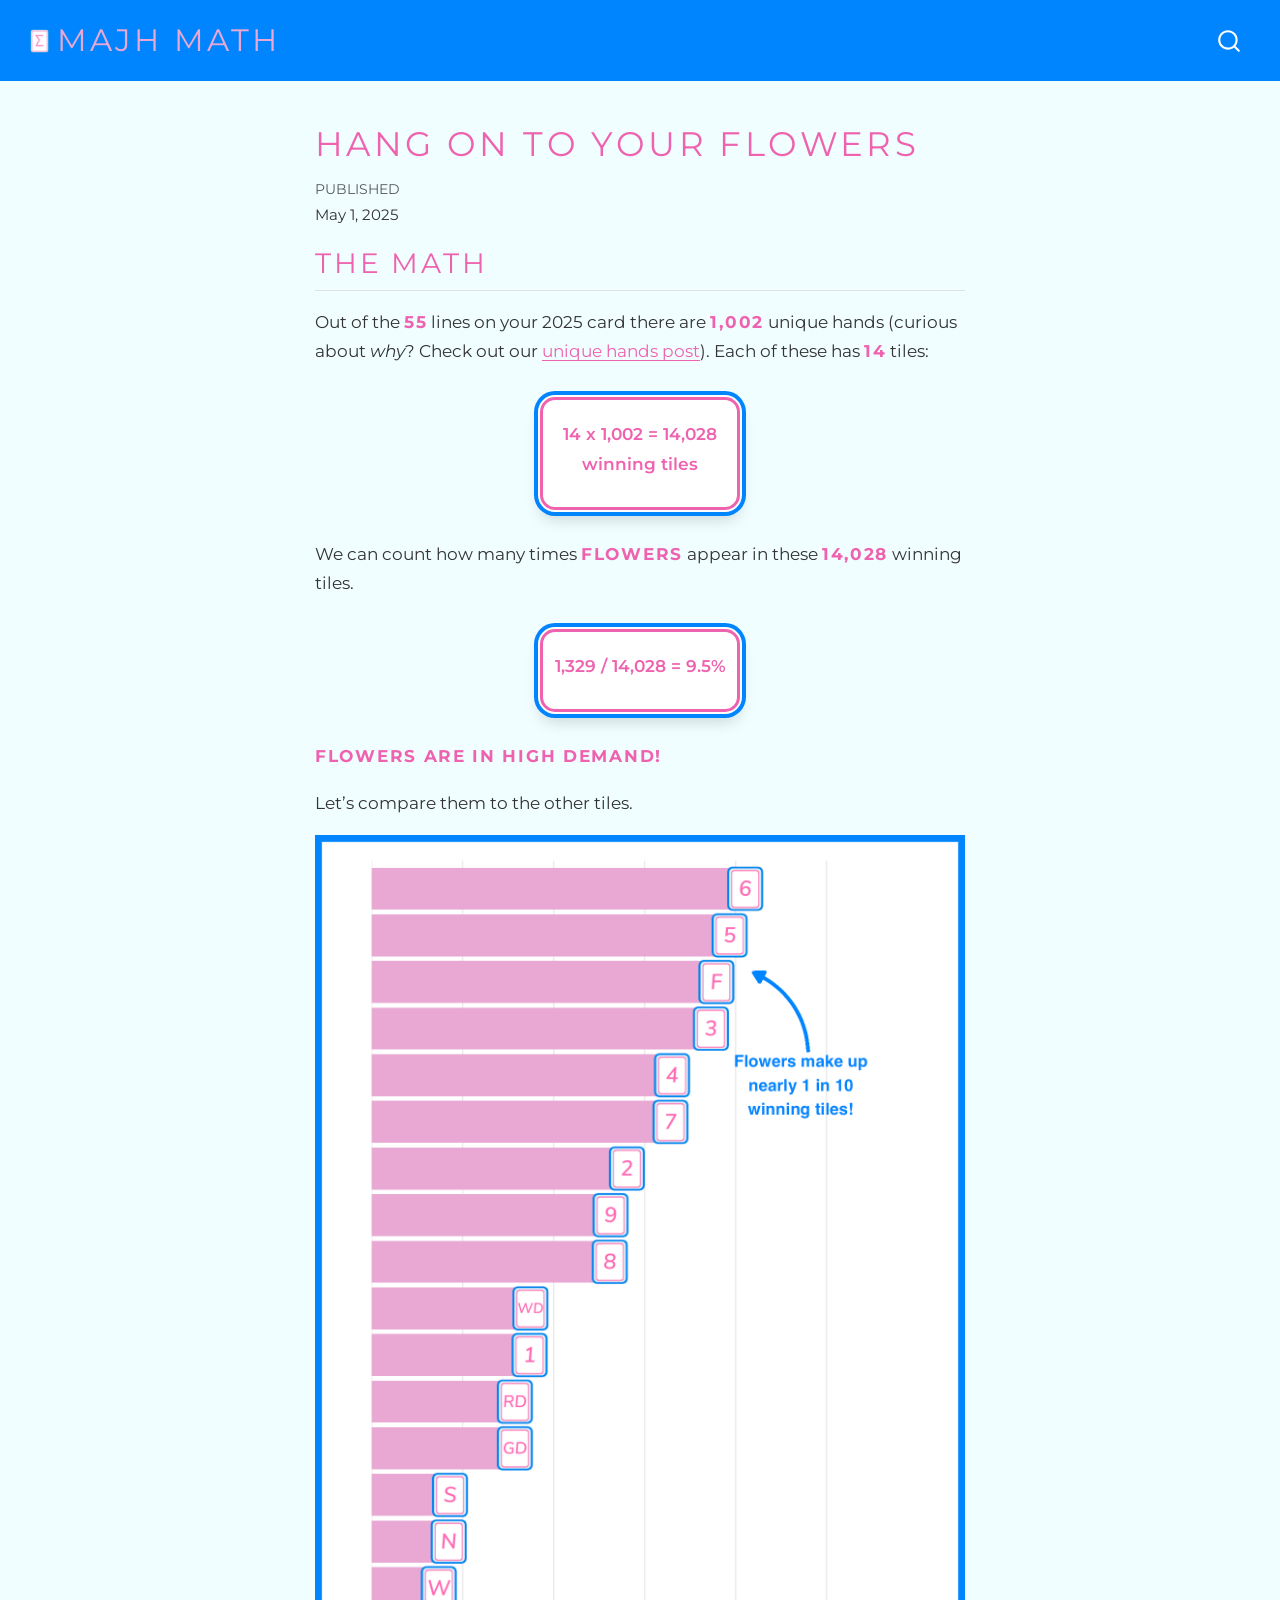
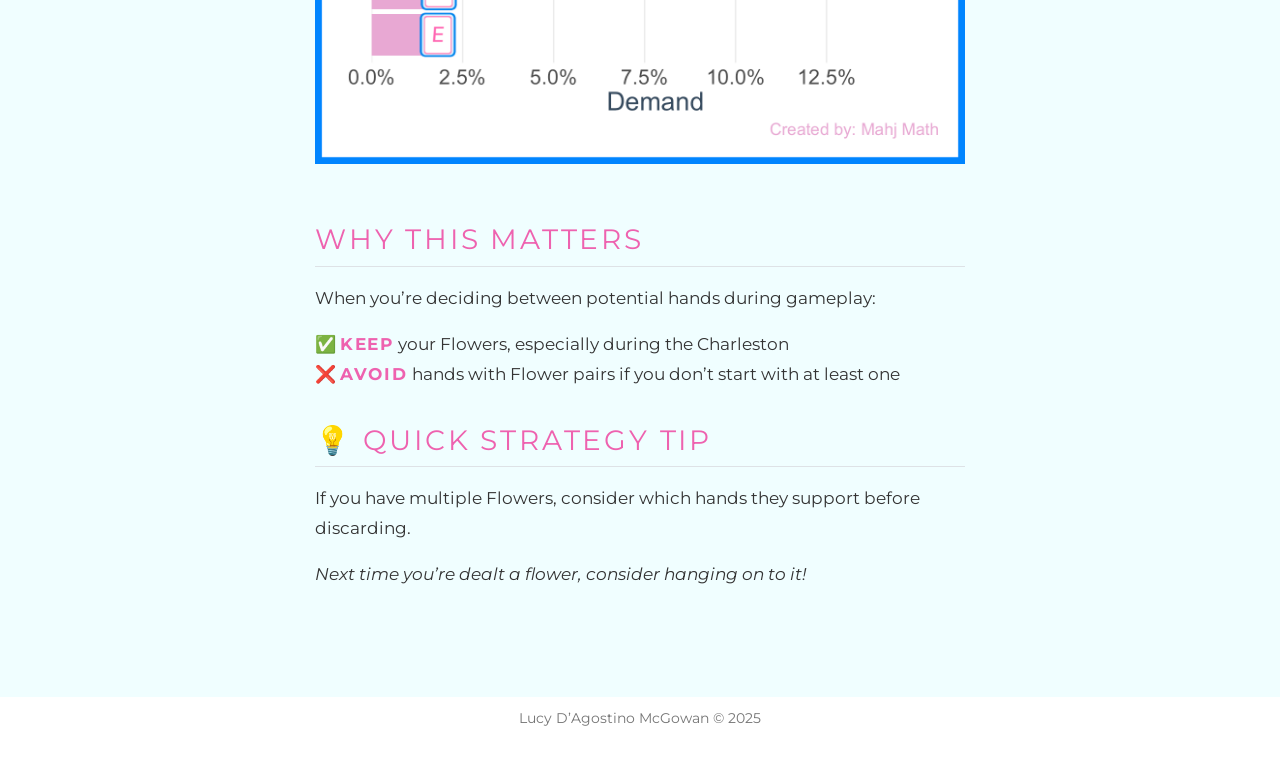
<file: posts/2025-flowers/index.html>
<!DOCTYPE html>
<html xmlns="http://www.w3.org/1999/xhtml" lang="en" xml:lang="en"><head>

<meta charset="utf-8">
<meta name="generator" content="quarto-1.7.29">

<meta name="viewport" content="width=device-width, initial-scale=1.0, user-scalable=yes">

<meta name="dcterms.date" content="2025-05-01">

<title>Hang on to your flowers – majh math</title>
<style>
code{white-space: pre-wrap;}
span.smallcaps{font-variant: small-caps;}
div.columns{display: flex; gap: min(4vw, 1.5em);}
div.column{flex: auto; overflow-x: auto;}
div.hanging-indent{margin-left: 1.5em; text-indent: -1.5em;}
ul.task-list{list-style: none;}
ul.task-list li input[type="checkbox"] {
  width: 0.8em;
  margin: 0 0.8em 0.2em -1em; /* quarto-specific, see https://github.com/quarto-dev/quarto-cli/issues/4556 */ 
  vertical-align: middle;
}
</style>


<script src="../../site_libs/quarto-nav/quarto-nav.js"></script>
<script src="../../site_libs/quarto-nav/headroom.min.js"></script>
<script src="../../site_libs/clipboard/clipboard.min.js"></script>
<script src="../../site_libs/quarto-search/autocomplete.umd.js"></script>
<script src="../../site_libs/quarto-search/fuse.min.js"></script>
<script src="../../site_libs/quarto-search/quarto-search.js"></script>
<meta name="quarto:offset" content="../../">
<script src="../../site_libs/quarto-html/quarto.js" type="module"></script>
<script src="../../site_libs/quarto-html/tabsets/tabsets.js" type="module"></script>
<script src="../../site_libs/quarto-html/popper.min.js"></script>
<script src="../../site_libs/quarto-html/tippy.umd.min.js"></script>
<script src="../../site_libs/quarto-html/anchor.min.js"></script>
<link href="../../site_libs/quarto-html/tippy.css" rel="stylesheet">
<link href="../../site_libs/quarto-html/quarto-syntax-highlighting-0815c480559380816a4d1ea211a47e91.css" rel="stylesheet" id="quarto-text-highlighting-styles">
<script src="../../site_libs/bootstrap/bootstrap.min.js"></script>
<link href="../../site_libs/bootstrap/bootstrap-icons.css" rel="stylesheet">
<link href="../../site_libs/bootstrap/bootstrap-e5aacf9d52a28e7d3137a4a02d82b148.min.css" rel="stylesheet" append-hash="true" id="quarto-bootstrap" data-mode="light">
<script id="quarto-search-options" type="application/json">{
  "location": "navbar",
  "copy-button": false,
  "collapse-after": 3,
  "panel-placement": "end",
  "type": "overlay",
  "limit": 50,
  "keyboard-shortcut": [
    "f",
    "/",
    "s"
  ],
  "show-item-context": false,
  "language": {
    "search-no-results-text": "No results",
    "search-matching-documents-text": "matching documents",
    "search-copy-link-title": "Copy link to search",
    "search-hide-matches-text": "Hide additional matches",
    "search-more-match-text": "more match in this document",
    "search-more-matches-text": "more matches in this document",
    "search-clear-button-title": "Clear",
    "search-text-placeholder": "",
    "search-detached-cancel-button-title": "Cancel",
    "search-submit-button-title": "Submit",
    "search-label": "Search"
  }
}</script>


</head>

<body class="nav-fixed fullcontent quarto-light">

<div id="quarto-search-results"></div>
  <header id="quarto-header" class="headroom fixed-top">
    <nav class="navbar navbar-expand-lg " data-bs-theme="dark">
      <div class="navbar-container container-fluid">
      <div class="navbar-brand-container mx-auto">
    <a href="../../index.html" class="navbar-brand navbar-brand-logo">
    <img src="../../logo.png" alt="" class="navbar-logo">
    </a>
    <a class="navbar-brand" href="../../index.html">
    <span class="navbar-title">majh math</span>
    </a>
  </div>
        <div class="quarto-navbar-tools tools-end">
</div>
          <div id="quarto-search" class="" title="Search"></div>
      </div> <!-- /container-fluid -->
    </nav>
</header>
<!-- content -->
<div id="quarto-content" class="quarto-container page-columns page-rows-contents page-layout-article page-navbar">
<!-- sidebar -->
<!-- margin-sidebar -->
    
<!-- main -->
<main class="content" id="quarto-document-content">

<header id="title-block-header" class="quarto-title-block default">
<div class="quarto-title">
<h1 class="title">Hang on to your flowers</h1>
</div>



<div class="quarto-title-meta">

    
    <div>
    <div class="quarto-title-meta-heading">Published</div>
    <div class="quarto-title-meta-contents">
      <p class="date">May 1, 2025</p>
    </div>
  </div>
  
    
  </div>
  


</header>


<section id="the-math" class="level2">
<h2 class="anchored" data-anchor-id="the-math">The Math</h2>
<p>Out of the <strong>55</strong> lines on your 2025 card there are <strong>1,002</strong> unique hands (curious about <em>why</em>? Check out our <a href="../2025-unique-hands">unique hands post</a>). Each of these has <strong>14</strong> tiles:</p>
<div class="math">
<p>14 x 1,002 = 14,028 winning tiles</p>
</div>
<p>We can count how many times <strong>Flowers</strong> appear in these <strong>14,028</strong> winning tiles.</p>
<div class="math">
<p>1,329 / 14,028 = 9.5%</p>
</div>
<p><strong>Flowers are in high demand!</strong></p>
<p>Let’s compare them to the other tiles.</p>
<div class="cell">
<div class="cell-output-display">
<div>
<figure class="figure">
<p><img src="index_files/figure-html/unnamed-chunk-1-1.png" class="img-fluid figure-img" width="672"></p>
</figure>
</div>
</div>
</div>
</section>
<section id="why-this-matters" class="level2">
<h2 class="anchored" data-anchor-id="why-this-matters">Why This Matters</h2>
<p>When you’re deciding between potential hands during gameplay:</p>
<p>✅ <strong>Keep</strong> your Flowers, especially during the Charleston<br>
❌ <strong>Avoid</strong> hands with Flower pairs if you don’t start with at least one</p>
</section>
<section id="quick-strategy-tip" class="level2">
<h2 class="anchored" data-anchor-id="quick-strategy-tip">💡 Quick Strategy Tip</h2>
<p>If you have multiple Flowers, consider which hands they support before discarding.</p>
<p><em>Next time you’re dealt a flower, consider hanging on to it!</em></p>


</section>

</main> <!-- /main -->
<script id="quarto-html-after-body" type="application/javascript">
  window.document.addEventListener("DOMContentLoaded", function (event) {
    const icon = "";
    const anchorJS = new window.AnchorJS();
    anchorJS.options = {
      placement: 'right',
      icon: icon
    };
    anchorJS.add('.anchored');
    const isCodeAnnotation = (el) => {
      for (const clz of el.classList) {
        if (clz.startsWith('code-annotation-')) {                     
          return true;
        }
      }
      return false;
    }
    const onCopySuccess = function(e) {
      // button target
      const button = e.trigger;
      // don't keep focus
      button.blur();
      // flash "checked"
      button.classList.add('code-copy-button-checked');
      var currentTitle = button.getAttribute("title");
      button.setAttribute("title", "Copied!");
      let tooltip;
      if (window.bootstrap) {
        button.setAttribute("data-bs-toggle", "tooltip");
        button.setAttribute("data-bs-placement", "left");
        button.setAttribute("data-bs-title", "Copied!");
        tooltip = new bootstrap.Tooltip(button, 
          { trigger: "manual", 
            customClass: "code-copy-button-tooltip",
            offset: [0, -8]});
        tooltip.show();    
      }
      setTimeout(function() {
        if (tooltip) {
          tooltip.hide();
          button.removeAttribute("data-bs-title");
          button.removeAttribute("data-bs-toggle");
          button.removeAttribute("data-bs-placement");
        }
        button.setAttribute("title", currentTitle);
        button.classList.remove('code-copy-button-checked');
      }, 1000);
      // clear code selection
      e.clearSelection();
    }
    const getTextToCopy = function(trigger) {
        const codeEl = trigger.previousElementSibling.cloneNode(true);
        for (const childEl of codeEl.children) {
          if (isCodeAnnotation(childEl)) {
            childEl.remove();
          }
        }
        return codeEl.innerText;
    }
    const clipboard = new window.ClipboardJS('.code-copy-button:not([data-in-quarto-modal])', {
      text: getTextToCopy
    });
    clipboard.on('success', onCopySuccess);
    if (window.document.getElementById('quarto-embedded-source-code-modal')) {
      const clipboardModal = new window.ClipboardJS('.code-copy-button[data-in-quarto-modal]', {
        text: getTextToCopy,
        container: window.document.getElementById('quarto-embedded-source-code-modal')
      });
      clipboardModal.on('success', onCopySuccess);
    }
      var localhostRegex = new RegExp(/^(?:http|https):\/\/localhost\:?[0-9]*\//);
      var mailtoRegex = new RegExp(/^mailto:/);
        var filterRegex = new RegExp("https:\/\/LucyMcGowan\.github\.io\/mahjmath\/");
      var isInternal = (href) => {
          return filterRegex.test(href) || localhostRegex.test(href) || mailtoRegex.test(href);
      }
      // Inspect non-navigation links and adorn them if external
     var links = window.document.querySelectorAll('a[href]:not(.nav-link):not(.navbar-brand):not(.toc-action):not(.sidebar-link):not(.sidebar-item-toggle):not(.pagination-link):not(.no-external):not([aria-hidden]):not(.dropdown-item):not(.quarto-navigation-tool):not(.about-link)');
      for (var i=0; i<links.length; i++) {
        const link = links[i];
        if (!isInternal(link.href)) {
          // undo the damage that might have been done by quarto-nav.js in the case of
          // links that we want to consider external
          if (link.dataset.originalHref !== undefined) {
            link.href = link.dataset.originalHref;
          }
        }
      }
    function tippyHover(el, contentFn, onTriggerFn, onUntriggerFn) {
      const config = {
        allowHTML: true,
        maxWidth: 500,
        delay: 100,
        arrow: false,
        appendTo: function(el) {
            return el.parentElement;
        },
        interactive: true,
        interactiveBorder: 10,
        theme: 'quarto',
        placement: 'bottom-start',
      };
      if (contentFn) {
        config.content = contentFn;
      }
      if (onTriggerFn) {
        config.onTrigger = onTriggerFn;
      }
      if (onUntriggerFn) {
        config.onUntrigger = onUntriggerFn;
      }
      window.tippy(el, config); 
    }
    const noterefs = window.document.querySelectorAll('a[role="doc-noteref"]');
    for (var i=0; i<noterefs.length; i++) {
      const ref = noterefs[i];
      tippyHover(ref, function() {
        // use id or data attribute instead here
        let href = ref.getAttribute('data-footnote-href') || ref.getAttribute('href');
        try { href = new URL(href).hash; } catch {}
        const id = href.replace(/^#\/?/, "");
        const note = window.document.getElementById(id);
        if (note) {
          return note.innerHTML;
        } else {
          return "";
        }
      });
    }
    const xrefs = window.document.querySelectorAll('a.quarto-xref');
    const processXRef = (id, note) => {
      // Strip column container classes
      const stripColumnClz = (el) => {
        el.classList.remove("page-full", "page-columns");
        if (el.children) {
          for (const child of el.children) {
            stripColumnClz(child);
          }
        }
      }
      stripColumnClz(note)
      if (id === null || id.startsWith('sec-')) {
        // Special case sections, only their first couple elements
        const container = document.createElement("div");
        if (note.children && note.children.length > 2) {
          container.appendChild(note.children[0].cloneNode(true));
          for (let i = 1; i < note.children.length; i++) {
            const child = note.children[i];
            if (child.tagName === "P" && child.innerText === "") {
              continue;
            } else {
              container.appendChild(child.cloneNode(true));
              break;
            }
          }
          if (window.Quarto?.typesetMath) {
            window.Quarto.typesetMath(container);
          }
          return container.innerHTML
        } else {
          if (window.Quarto?.typesetMath) {
            window.Quarto.typesetMath(note);
          }
          return note.innerHTML;
        }
      } else {
        // Remove any anchor links if they are present
        const anchorLink = note.querySelector('a.anchorjs-link');
        if (anchorLink) {
          anchorLink.remove();
        }
        if (window.Quarto?.typesetMath) {
          window.Quarto.typesetMath(note);
        }
        if (note.classList.contains("callout")) {
          return note.outerHTML;
        } else {
          return note.innerHTML;
        }
      }
    }
    for (var i=0; i<xrefs.length; i++) {
      const xref = xrefs[i];
      tippyHover(xref, undefined, function(instance) {
        instance.disable();
        let url = xref.getAttribute('href');
        let hash = undefined; 
        if (url.startsWith('#')) {
          hash = url;
        } else {
          try { hash = new URL(url).hash; } catch {}
        }
        if (hash) {
          const id = hash.replace(/^#\/?/, "");
          const note = window.document.getElementById(id);
          if (note !== null) {
            try {
              const html = processXRef(id, note.cloneNode(true));
              instance.setContent(html);
            } finally {
              instance.enable();
              instance.show();
            }
          } else {
            // See if we can fetch this
            fetch(url.split('#')[0])
            .then(res => res.text())
            .then(html => {
              const parser = new DOMParser();
              const htmlDoc = parser.parseFromString(html, "text/html");
              const note = htmlDoc.getElementById(id);
              if (note !== null) {
                const html = processXRef(id, note);
                instance.setContent(html);
              } 
            }).finally(() => {
              instance.enable();
              instance.show();
            });
          }
        } else {
          // See if we can fetch a full url (with no hash to target)
          // This is a special case and we should probably do some content thinning / targeting
          fetch(url)
          .then(res => res.text())
          .then(html => {
            const parser = new DOMParser();
            const htmlDoc = parser.parseFromString(html, "text/html");
            const note = htmlDoc.querySelector('main.content');
            if (note !== null) {
              // This should only happen for chapter cross references
              // (since there is no id in the URL)
              // remove the first header
              if (note.children.length > 0 && note.children[0].tagName === "HEADER") {
                note.children[0].remove();
              }
              const html = processXRef(null, note);
              instance.setContent(html);
            } 
          }).finally(() => {
            instance.enable();
            instance.show();
          });
        }
      }, function(instance) {
      });
    }
        let selectedAnnoteEl;
        const selectorForAnnotation = ( cell, annotation) => {
          let cellAttr = 'data-code-cell="' + cell + '"';
          let lineAttr = 'data-code-annotation="' +  annotation + '"';
          const selector = 'span[' + cellAttr + '][' + lineAttr + ']';
          return selector;
        }
        const selectCodeLines = (annoteEl) => {
          const doc = window.document;
          const targetCell = annoteEl.getAttribute("data-target-cell");
          const targetAnnotation = annoteEl.getAttribute("data-target-annotation");
          const annoteSpan = window.document.querySelector(selectorForAnnotation(targetCell, targetAnnotation));
          const lines = annoteSpan.getAttribute("data-code-lines").split(",");
          const lineIds = lines.map((line) => {
            return targetCell + "-" + line;
          })
          let top = null;
          let height = null;
          let parent = null;
          if (lineIds.length > 0) {
              //compute the position of the single el (top and bottom and make a div)
              const el = window.document.getElementById(lineIds[0]);
              top = el.offsetTop;
              height = el.offsetHeight;
              parent = el.parentElement.parentElement;
            if (lineIds.length > 1) {
              const lastEl = window.document.getElementById(lineIds[lineIds.length - 1]);
              const bottom = lastEl.offsetTop + lastEl.offsetHeight;
              height = bottom - top;
            }
            if (top !== null && height !== null && parent !== null) {
              // cook up a div (if necessary) and position it 
              let div = window.document.getElementById("code-annotation-line-highlight");
              if (div === null) {
                div = window.document.createElement("div");
                div.setAttribute("id", "code-annotation-line-highlight");
                div.style.position = 'absolute';
                parent.appendChild(div);
              }
              div.style.top = top - 2 + "px";
              div.style.height = height + 4 + "px";
              div.style.left = 0;
              let gutterDiv = window.document.getElementById("code-annotation-line-highlight-gutter");
              if (gutterDiv === null) {
                gutterDiv = window.document.createElement("div");
                gutterDiv.setAttribute("id", "code-annotation-line-highlight-gutter");
                gutterDiv.style.position = 'absolute';
                const codeCell = window.document.getElementById(targetCell);
                const gutter = codeCell.querySelector('.code-annotation-gutter');
                gutter.appendChild(gutterDiv);
              }
              gutterDiv.style.top = top - 2 + "px";
              gutterDiv.style.height = height + 4 + "px";
            }
            selectedAnnoteEl = annoteEl;
          }
        };
        const unselectCodeLines = () => {
          const elementsIds = ["code-annotation-line-highlight", "code-annotation-line-highlight-gutter"];
          elementsIds.forEach((elId) => {
            const div = window.document.getElementById(elId);
            if (div) {
              div.remove();
            }
          });
          selectedAnnoteEl = undefined;
        };
          // Handle positioning of the toggle
      window.addEventListener(
        "resize",
        throttle(() => {
          elRect = undefined;
          if (selectedAnnoteEl) {
            selectCodeLines(selectedAnnoteEl);
          }
        }, 10)
      );
      function throttle(fn, ms) {
      let throttle = false;
      let timer;
        return (...args) => {
          if(!throttle) { // first call gets through
              fn.apply(this, args);
              throttle = true;
          } else { // all the others get throttled
              if(timer) clearTimeout(timer); // cancel #2
              timer = setTimeout(() => {
                fn.apply(this, args);
                timer = throttle = false;
              }, ms);
          }
        };
      }
        // Attach click handler to the DT
        const annoteDls = window.document.querySelectorAll('dt[data-target-cell]');
        for (const annoteDlNode of annoteDls) {
          annoteDlNode.addEventListener('click', (event) => {
            const clickedEl = event.target;
            if (clickedEl !== selectedAnnoteEl) {
              unselectCodeLines();
              const activeEl = window.document.querySelector('dt[data-target-cell].code-annotation-active');
              if (activeEl) {
                activeEl.classList.remove('code-annotation-active');
              }
              selectCodeLines(clickedEl);
              clickedEl.classList.add('code-annotation-active');
            } else {
              // Unselect the line
              unselectCodeLines();
              clickedEl.classList.remove('code-annotation-active');
            }
          });
        }
    const findCites = (el) => {
      const parentEl = el.parentElement;
      if (parentEl) {
        const cites = parentEl.dataset.cites;
        if (cites) {
          return {
            el,
            cites: cites.split(' ')
          };
        } else {
          return findCites(el.parentElement)
        }
      } else {
        return undefined;
      }
    };
    var bibliorefs = window.document.querySelectorAll('a[role="doc-biblioref"]');
    for (var i=0; i<bibliorefs.length; i++) {
      const ref = bibliorefs[i];
      const citeInfo = findCites(ref);
      if (citeInfo) {
        tippyHover(citeInfo.el, function() {
          var popup = window.document.createElement('div');
          citeInfo.cites.forEach(function(cite) {
            var citeDiv = window.document.createElement('div');
            citeDiv.classList.add('hanging-indent');
            citeDiv.classList.add('csl-entry');
            var biblioDiv = window.document.getElementById('ref-' + cite);
            if (biblioDiv) {
              citeDiv.innerHTML = biblioDiv.innerHTML;
            }
            popup.appendChild(citeDiv);
          });
          return popup.innerHTML;
        });
      }
    }
  });
  </script>
</div> <!-- /content -->
<footer class="footer">
  <div class="nav-footer">
    <div class="nav-footer-left">
      &nbsp;
    </div>   
    <div class="nav-footer-center">
<p>Lucy D’Agostino McGowan © 2025</p>
</div>
    <div class="nav-footer-right">
      &nbsp;
    </div>
  </div>
</footer>




</body></html>
</file>
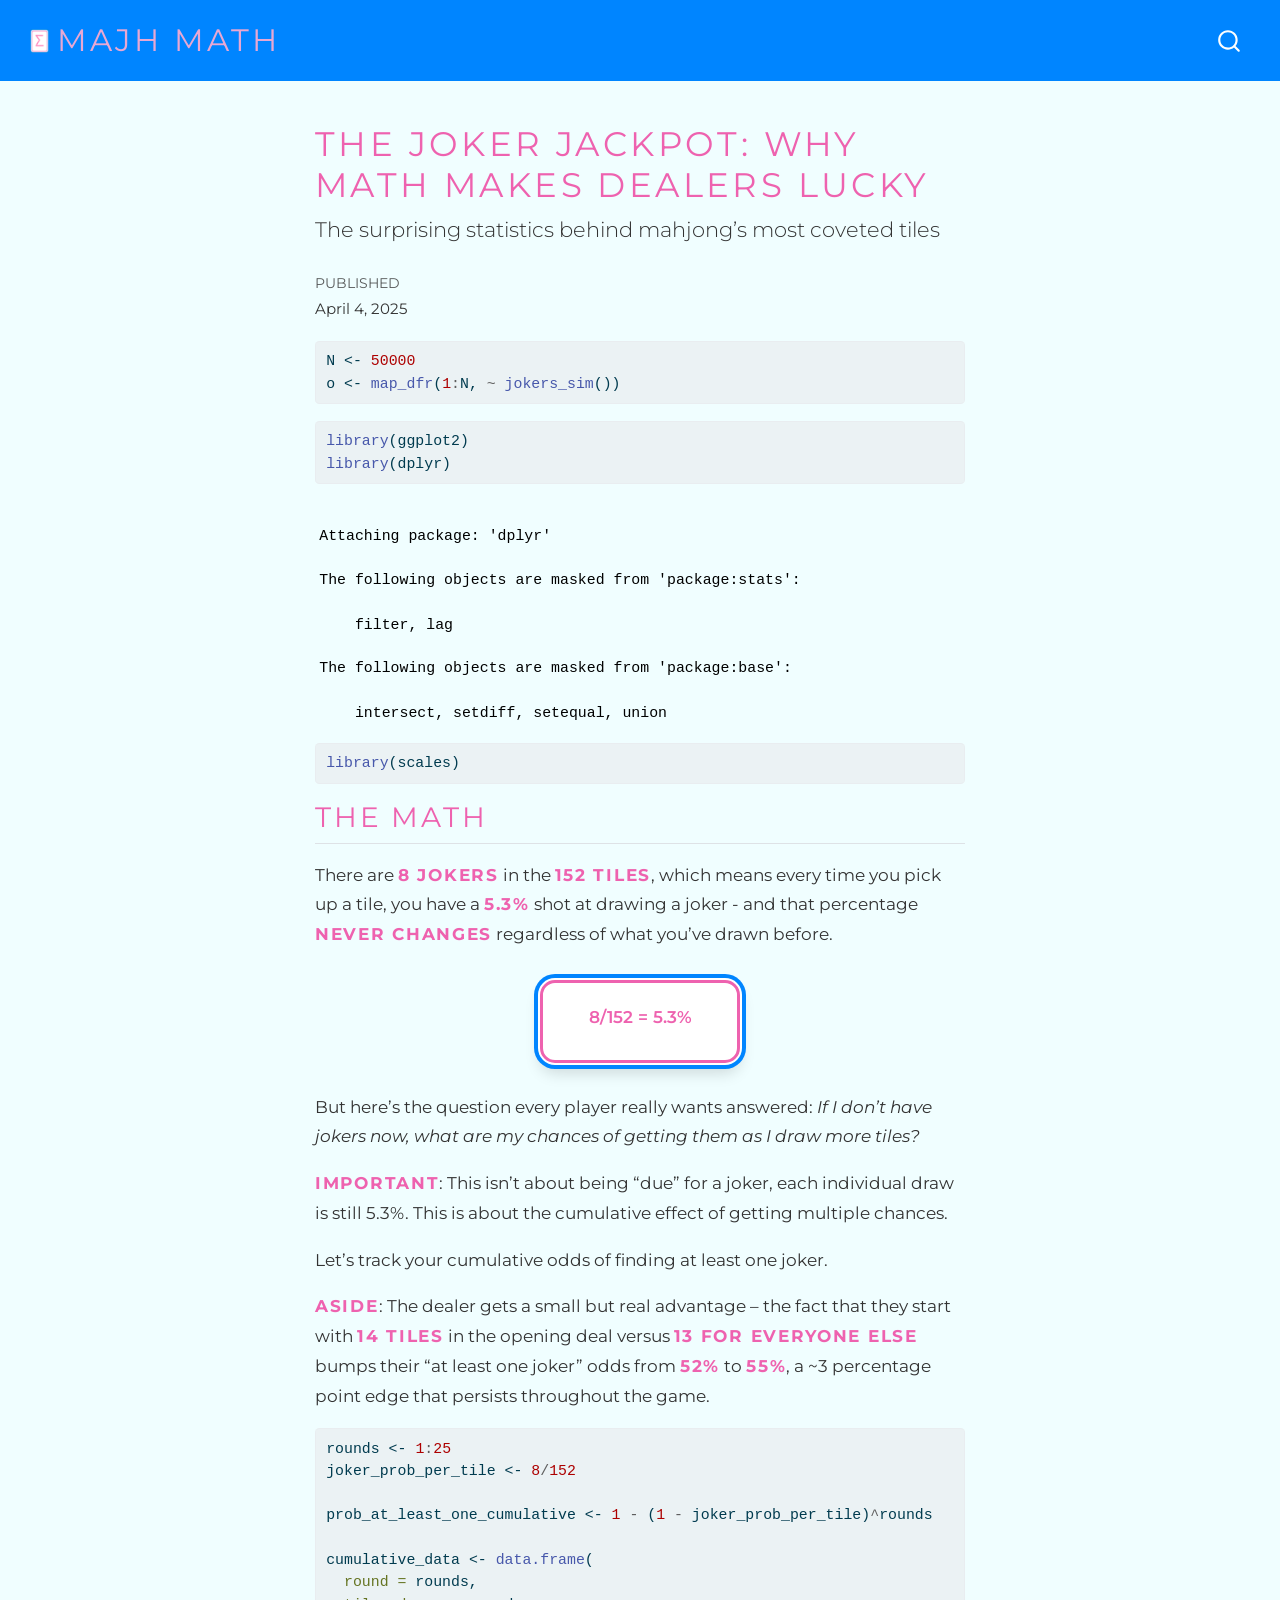
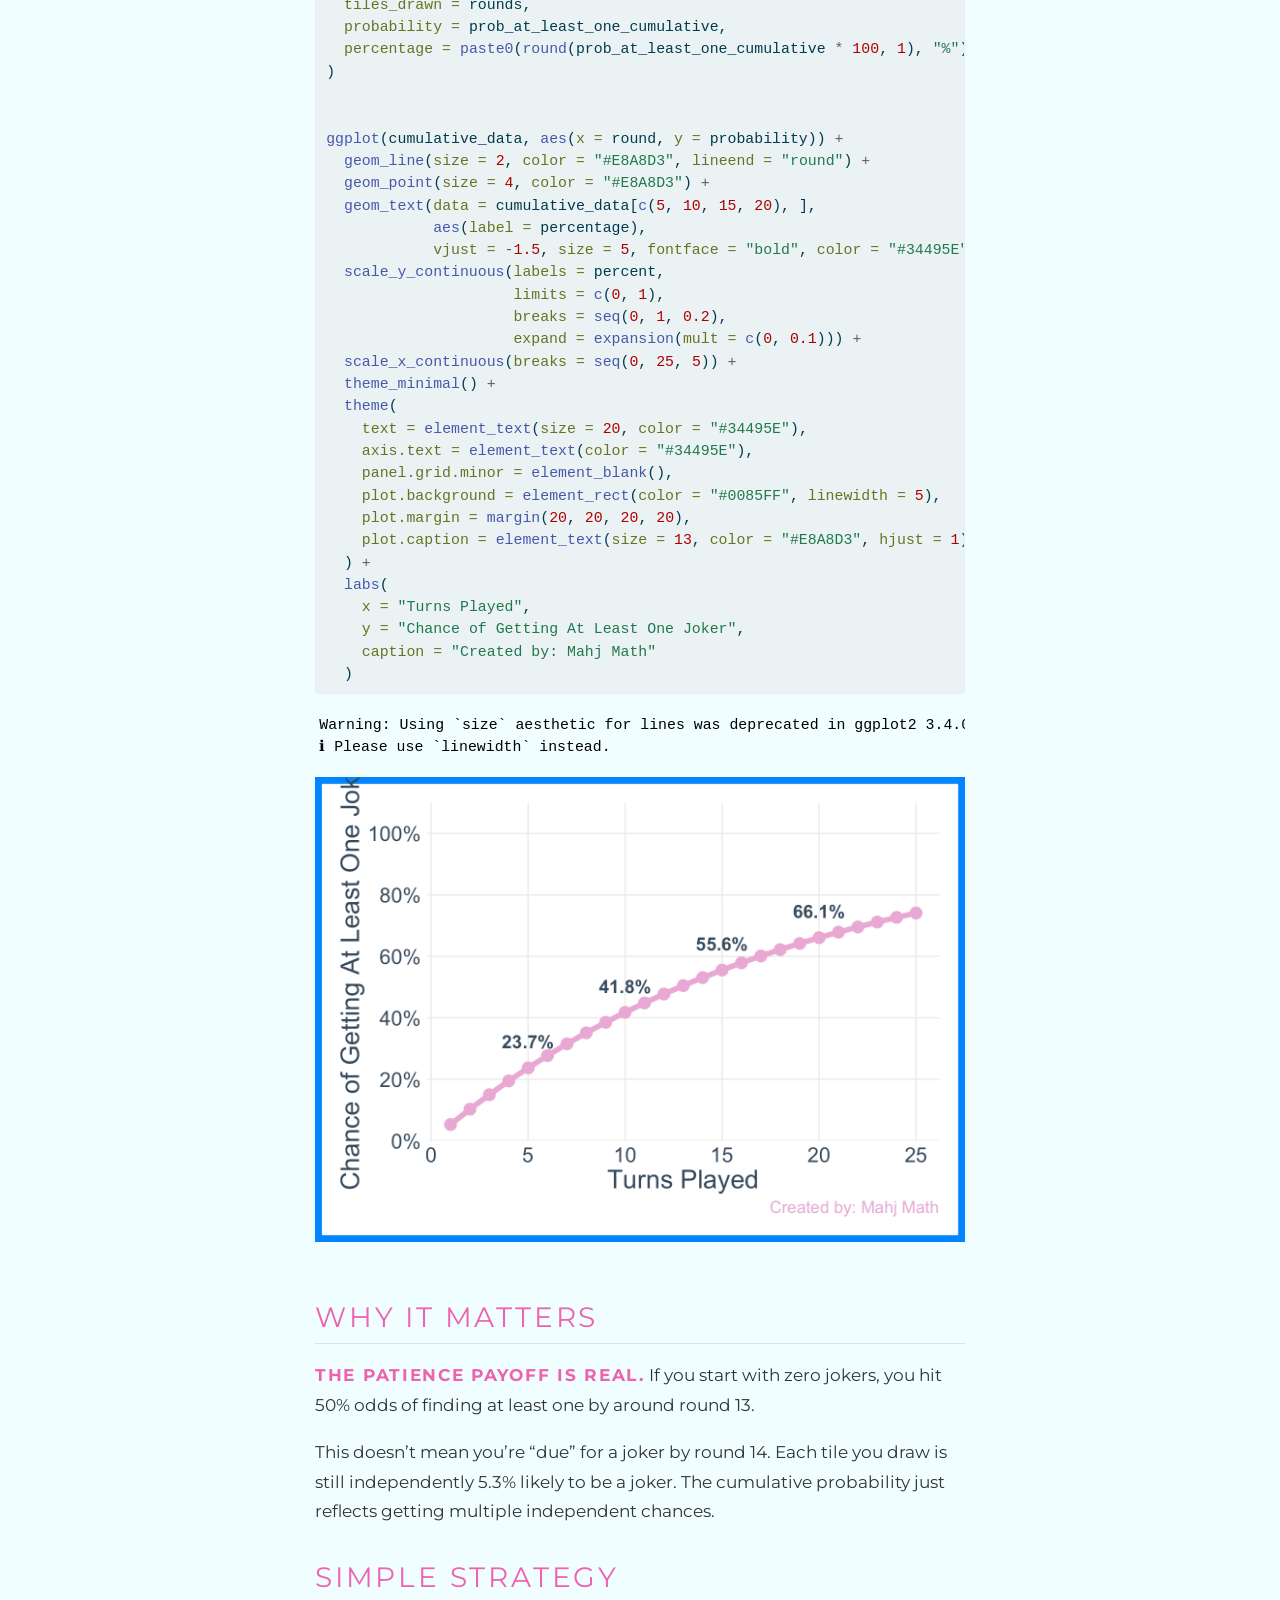
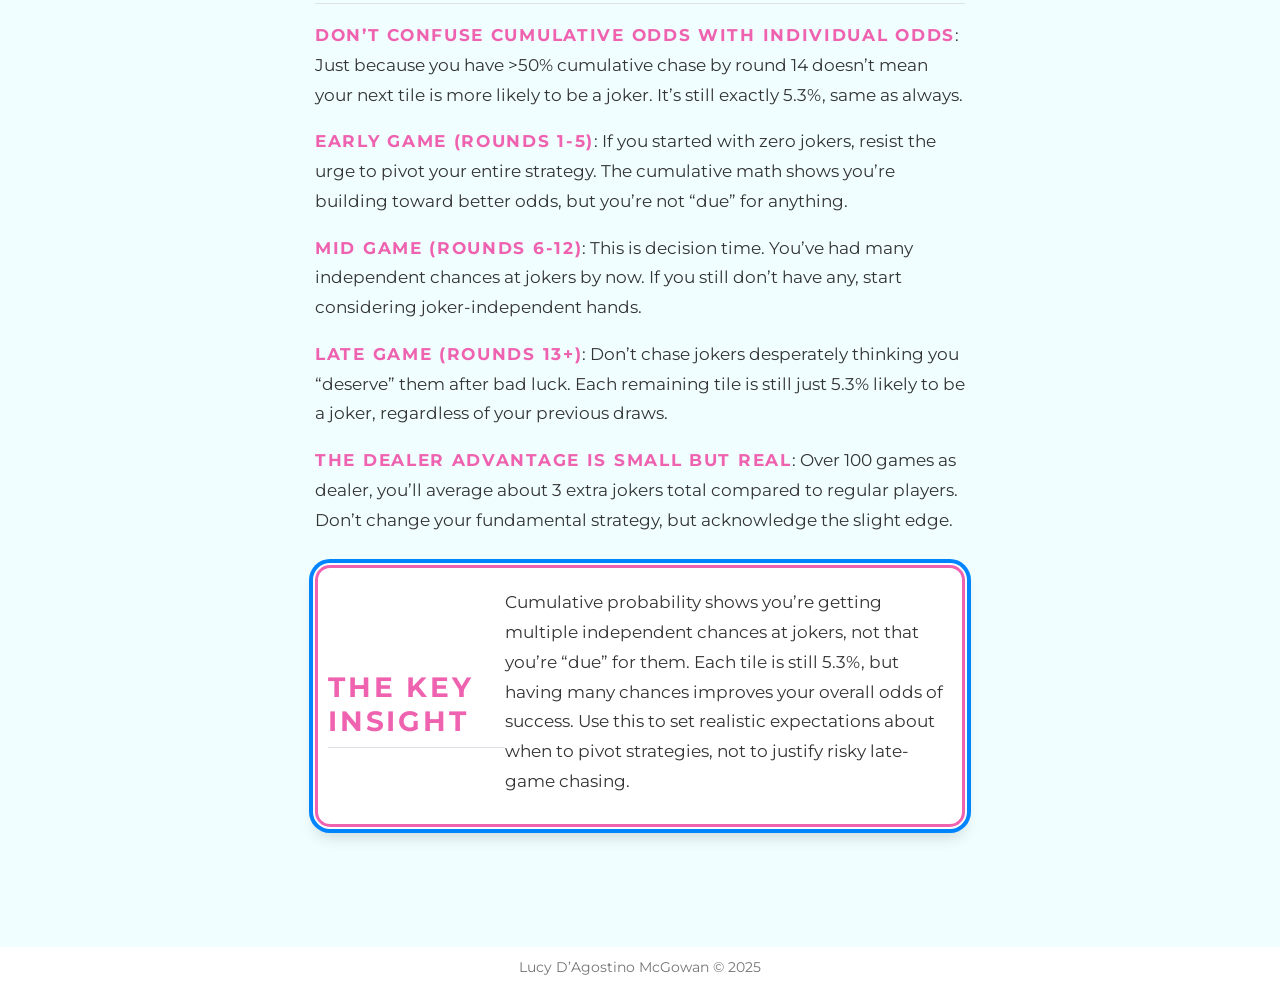
<file: posts/2025-jokers/index.html>
<!DOCTYPE html>
<html xmlns="http://www.w3.org/1999/xhtml" lang="en" xml:lang="en"><head>

<meta charset="utf-8">
<meta name="generator" content="quarto-1.7.29">

<meta name="viewport" content="width=device-width, initial-scale=1.0, user-scalable=yes">

<meta name="dcterms.date" content="2025-04-04">

<title>The Joker Jackpot: Why Math Makes Dealers Lucky – majh math</title>
<style>
code{white-space: pre-wrap;}
span.smallcaps{font-variant: small-caps;}
div.columns{display: flex; gap: min(4vw, 1.5em);}
div.column{flex: auto; overflow-x: auto;}
div.hanging-indent{margin-left: 1.5em; text-indent: -1.5em;}
ul.task-list{list-style: none;}
ul.task-list li input[type="checkbox"] {
  width: 0.8em;
  margin: 0 0.8em 0.2em -1em; /* quarto-specific, see https://github.com/quarto-dev/quarto-cli/issues/4556 */ 
  vertical-align: middle;
}
/* CSS for syntax highlighting */
html { -webkit-text-size-adjust: 100%; }
pre > code.sourceCode { white-space: pre; position: relative; }
pre > code.sourceCode > span { display: inline-block; line-height: 1.25; }
pre > code.sourceCode > span:empty { height: 1.2em; }
.sourceCode { overflow: visible; }
code.sourceCode > span { color: inherit; text-decoration: inherit; }
div.sourceCode { margin: 1em 0; }
pre.sourceCode { margin: 0; }
@media screen {
div.sourceCode { overflow: auto; }
}
@media print {
pre > code.sourceCode { white-space: pre-wrap; }
pre > code.sourceCode > span { text-indent: -5em; padding-left: 5em; }
}
pre.numberSource code
  { counter-reset: source-line 0; }
pre.numberSource code > span
  { position: relative; left: -4em; counter-increment: source-line; }
pre.numberSource code > span > a:first-child::before
  { content: counter(source-line);
    position: relative; left: -1em; text-align: right; vertical-align: baseline;
    border: none; display: inline-block;
    -webkit-touch-callout: none; -webkit-user-select: none;
    -khtml-user-select: none; -moz-user-select: none;
    -ms-user-select: none; user-select: none;
    padding: 0 4px; width: 4em;
  }
pre.numberSource { margin-left: 3em;  padding-left: 4px; }
div.sourceCode
  {   }
@media screen {
pre > code.sourceCode > span > a:first-child::before { text-decoration: underline; }
}
</style>


<script src="../../site_libs/quarto-nav/quarto-nav.js"></script>
<script src="../../site_libs/quarto-nav/headroom.min.js"></script>
<script src="../../site_libs/clipboard/clipboard.min.js"></script>
<script src="../../site_libs/quarto-search/autocomplete.umd.js"></script>
<script src="../../site_libs/quarto-search/fuse.min.js"></script>
<script src="../../site_libs/quarto-search/quarto-search.js"></script>
<meta name="quarto:offset" content="../../">
<script src="../../site_libs/quarto-html/quarto.js" type="module"></script>
<script src="../../site_libs/quarto-html/tabsets/tabsets.js" type="module"></script>
<script src="../../site_libs/quarto-html/popper.min.js"></script>
<script src="../../site_libs/quarto-html/tippy.umd.min.js"></script>
<script src="../../site_libs/quarto-html/anchor.min.js"></script>
<link href="../../site_libs/quarto-html/tippy.css" rel="stylesheet">
<link href="../../site_libs/quarto-html/quarto-syntax-highlighting-0815c480559380816a4d1ea211a47e91.css" rel="stylesheet" id="quarto-text-highlighting-styles">
<script src="../../site_libs/bootstrap/bootstrap.min.js"></script>
<link href="../../site_libs/bootstrap/bootstrap-icons.css" rel="stylesheet">
<link href="../../site_libs/bootstrap/bootstrap-e5aacf9d52a28e7d3137a4a02d82b148.min.css" rel="stylesheet" append-hash="true" id="quarto-bootstrap" data-mode="light">
<script id="quarto-search-options" type="application/json">{
  "location": "navbar",
  "copy-button": false,
  "collapse-after": 3,
  "panel-placement": "end",
  "type": "overlay",
  "limit": 50,
  "keyboard-shortcut": [
    "f",
    "/",
    "s"
  ],
  "show-item-context": false,
  "language": {
    "search-no-results-text": "No results",
    "search-matching-documents-text": "matching documents",
    "search-copy-link-title": "Copy link to search",
    "search-hide-matches-text": "Hide additional matches",
    "search-more-match-text": "more match in this document",
    "search-more-matches-text": "more matches in this document",
    "search-clear-button-title": "Clear",
    "search-text-placeholder": "",
    "search-detached-cancel-button-title": "Cancel",
    "search-submit-button-title": "Submit",
    "search-label": "Search"
  }
}</script>


</head>

<body class="nav-fixed fullcontent quarto-light">

<div id="quarto-search-results"></div>
  <header id="quarto-header" class="headroom fixed-top">
    <nav class="navbar navbar-expand-lg " data-bs-theme="dark">
      <div class="navbar-container container-fluid">
      <div class="navbar-brand-container mx-auto">
    <a href="../../index.html" class="navbar-brand navbar-brand-logo">
    <img src="../../logo.png" alt="" class="navbar-logo">
    </a>
    <a class="navbar-brand" href="../../index.html">
    <span class="navbar-title">majh math</span>
    </a>
  </div>
        <div class="quarto-navbar-tools tools-end">
</div>
          <div id="quarto-search" class="" title="Search"></div>
      </div> <!-- /container-fluid -->
    </nav>
</header>
<!-- content -->
<div id="quarto-content" class="quarto-container page-columns page-rows-contents page-layout-article page-navbar">
<!-- sidebar -->
<!-- margin-sidebar -->
    
<!-- main -->
<main class="content" id="quarto-document-content">

<header id="title-block-header" class="quarto-title-block default">
<div class="quarto-title">
<h1 class="title">The Joker Jackpot: Why Math Makes Dealers Lucky</h1>
<p class="subtitle lead">The surprising statistics behind mahjong’s most coveted tiles</p>
</div>



<div class="quarto-title-meta">

    
    <div>
    <div class="quarto-title-meta-heading">Published</div>
    <div class="quarto-title-meta-contents">
      <p class="date">April 4, 2025</p>
    </div>
  </div>
  
    
  </div>
  


</header>


<div class="cell">
<div class="sourceCode cell-code" id="cb1"><pre class="sourceCode r code-with-copy"><code class="sourceCode r"><span id="cb1-1"><a href="#cb1-1" aria-hidden="true" tabindex="-1"></a>N <span class="ot">&lt;-</span> <span class="dv">50000</span></span>
<span id="cb1-2"><a href="#cb1-2" aria-hidden="true" tabindex="-1"></a>o <span class="ot">&lt;-</span> <span class="fu">map_dfr</span>(<span class="dv">1</span><span class="sc">:</span>N, <span class="sc">~</span> <span class="fu">jokers_sim</span>())</span></code><button title="Copy to Clipboard" class="code-copy-button"><i class="bi"></i></button></pre></div>
</div>
<div class="cell">
<div class="sourceCode cell-code" id="cb2"><pre class="sourceCode r code-with-copy"><code class="sourceCode r"><span id="cb2-1"><a href="#cb2-1" aria-hidden="true" tabindex="-1"></a><span class="fu">library</span>(ggplot2)</span>
<span id="cb2-2"><a href="#cb2-2" aria-hidden="true" tabindex="-1"></a><span class="fu">library</span>(dplyr)</span></code><button title="Copy to Clipboard" class="code-copy-button"><i class="bi"></i></button></pre></div>
<div class="cell-output cell-output-stderr">
<pre><code>
Attaching package: 'dplyr'</code></pre>
</div>
<div class="cell-output cell-output-stderr">
<pre><code>The following objects are masked from 'package:stats':

    filter, lag</code></pre>
</div>
<div class="cell-output cell-output-stderr">
<pre><code>The following objects are masked from 'package:base':

    intersect, setdiff, setequal, union</code></pre>
</div>
<div class="sourceCode cell-code" id="cb6"><pre class="sourceCode r code-with-copy"><code class="sourceCode r"><span id="cb6-1"><a href="#cb6-1" aria-hidden="true" tabindex="-1"></a><span class="fu">library</span>(scales)</span></code><button title="Copy to Clipboard" class="code-copy-button"><i class="bi"></i></button></pre></div>
</div>
<section id="the-math" class="level2">
<h2 class="anchored" data-anchor-id="the-math">The Math</h2>
<p>There are <strong>8 jokers</strong> in the <strong>152 tiles</strong>, which means every time you pick up a tile, you have a <strong>5.3%</strong> shot at drawing a joker - and that percentage <strong>never changes</strong> regardless of what you’ve drawn before.</p>
<div class="math">
<p>8/152 = 5.3%</p>
</div>
<p>But here’s the question every player really wants answered: <em>If I don’t have jokers now, what are my chances of getting them as I draw more tiles?</em></p>
<p><strong>Important</strong>: This isn’t about being “due” for a joker, each individual draw is still 5.3%. This is about the cumulative effect of getting multiple chances.</p>
<p>Let’s track your cumulative odds of finding at least one joker.</p>
<p><strong>Aside</strong>: The dealer gets a small but real advantage – the fact that they start with <strong>14 tiles</strong> in the opening deal versus <strong>13 for everyone else</strong> bumps their “at least one joker” odds from <strong>52%</strong> to <strong>55%</strong>, a ~3 percentage point edge that persists throughout the game.</p>
<div class="cell">
<div class="sourceCode cell-code" id="cb7"><pre class="sourceCode r code-with-copy"><code class="sourceCode r"><span id="cb7-1"><a href="#cb7-1" aria-hidden="true" tabindex="-1"></a>rounds <span class="ot">&lt;-</span> <span class="dv">1</span><span class="sc">:</span><span class="dv">25</span></span>
<span id="cb7-2"><a href="#cb7-2" aria-hidden="true" tabindex="-1"></a>joker_prob_per_tile <span class="ot">&lt;-</span> <span class="dv">8</span><span class="sc">/</span><span class="dv">152</span>  </span>
<span id="cb7-3"><a href="#cb7-3" aria-hidden="true" tabindex="-1"></a></span>
<span id="cb7-4"><a href="#cb7-4" aria-hidden="true" tabindex="-1"></a>prob_at_least_one_cumulative <span class="ot">&lt;-</span> <span class="dv">1</span> <span class="sc">-</span> (<span class="dv">1</span> <span class="sc">-</span> joker_prob_per_tile)<span class="sc">^</span>rounds</span>
<span id="cb7-5"><a href="#cb7-5" aria-hidden="true" tabindex="-1"></a></span>
<span id="cb7-6"><a href="#cb7-6" aria-hidden="true" tabindex="-1"></a>cumulative_data <span class="ot">&lt;-</span> <span class="fu">data.frame</span>(</span>
<span id="cb7-7"><a href="#cb7-7" aria-hidden="true" tabindex="-1"></a>  <span class="at">round =</span> rounds,</span>
<span id="cb7-8"><a href="#cb7-8" aria-hidden="true" tabindex="-1"></a>  <span class="at">tiles_drawn =</span> rounds,</span>
<span id="cb7-9"><a href="#cb7-9" aria-hidden="true" tabindex="-1"></a>  <span class="at">probability =</span> prob_at_least_one_cumulative,</span>
<span id="cb7-10"><a href="#cb7-10" aria-hidden="true" tabindex="-1"></a>  <span class="at">percentage =</span> <span class="fu">paste0</span>(<span class="fu">round</span>(prob_at_least_one_cumulative <span class="sc">*</span> <span class="dv">100</span>, <span class="dv">1</span>), <span class="st">"%"</span>)</span>
<span id="cb7-11"><a href="#cb7-11" aria-hidden="true" tabindex="-1"></a>)</span>
<span id="cb7-12"><a href="#cb7-12" aria-hidden="true" tabindex="-1"></a></span>
<span id="cb7-13"><a href="#cb7-13" aria-hidden="true" tabindex="-1"></a></span>
<span id="cb7-14"><a href="#cb7-14" aria-hidden="true" tabindex="-1"></a><span class="fu">ggplot</span>(cumulative_data, <span class="fu">aes</span>(<span class="at">x =</span> round, <span class="at">y =</span> probability)) <span class="sc">+</span></span>
<span id="cb7-15"><a href="#cb7-15" aria-hidden="true" tabindex="-1"></a>  <span class="fu">geom_line</span>(<span class="at">size =</span> <span class="dv">2</span>, <span class="at">color =</span> <span class="st">"#E8A8D3"</span>, <span class="at">lineend =</span> <span class="st">"round"</span>) <span class="sc">+</span></span>
<span id="cb7-16"><a href="#cb7-16" aria-hidden="true" tabindex="-1"></a>  <span class="fu">geom_point</span>(<span class="at">size =</span> <span class="dv">4</span>, <span class="at">color =</span> <span class="st">"#E8A8D3"</span>) <span class="sc">+</span></span>
<span id="cb7-17"><a href="#cb7-17" aria-hidden="true" tabindex="-1"></a>  <span class="fu">geom_text</span>(<span class="at">data =</span> cumulative_data[<span class="fu">c</span>(<span class="dv">5</span>, <span class="dv">10</span>, <span class="dv">15</span>, <span class="dv">20</span>), ],</span>
<span id="cb7-18"><a href="#cb7-18" aria-hidden="true" tabindex="-1"></a>            <span class="fu">aes</span>(<span class="at">label =</span> percentage), </span>
<span id="cb7-19"><a href="#cb7-19" aria-hidden="true" tabindex="-1"></a>            <span class="at">vjust =</span> <span class="sc">-</span><span class="fl">1.5</span>, <span class="at">size =</span> <span class="dv">5</span>, <span class="at">fontface =</span> <span class="st">"bold"</span>, <span class="at">color =</span> <span class="st">"#34495E"</span>) <span class="sc">+</span></span>
<span id="cb7-20"><a href="#cb7-20" aria-hidden="true" tabindex="-1"></a>  <span class="fu">scale_y_continuous</span>(<span class="at">labels =</span> percent,</span>
<span id="cb7-21"><a href="#cb7-21" aria-hidden="true" tabindex="-1"></a>                     <span class="at">limits =</span> <span class="fu">c</span>(<span class="dv">0</span>, <span class="dv">1</span>),</span>
<span id="cb7-22"><a href="#cb7-22" aria-hidden="true" tabindex="-1"></a>                     <span class="at">breaks =</span> <span class="fu">seq</span>(<span class="dv">0</span>, <span class="dv">1</span>, <span class="fl">0.2</span>),</span>
<span id="cb7-23"><a href="#cb7-23" aria-hidden="true" tabindex="-1"></a>                     <span class="at">expand =</span> <span class="fu">expansion</span>(<span class="at">mult =</span> <span class="fu">c</span>(<span class="dv">0</span>, <span class="fl">0.1</span>))) <span class="sc">+</span></span>
<span id="cb7-24"><a href="#cb7-24" aria-hidden="true" tabindex="-1"></a>  <span class="fu">scale_x_continuous</span>(<span class="at">breaks =</span> <span class="fu">seq</span>(<span class="dv">0</span>, <span class="dv">25</span>, <span class="dv">5</span>)) <span class="sc">+</span></span>
<span id="cb7-25"><a href="#cb7-25" aria-hidden="true" tabindex="-1"></a>  <span class="fu">theme_minimal</span>() <span class="sc">+</span></span>
<span id="cb7-26"><a href="#cb7-26" aria-hidden="true" tabindex="-1"></a>  <span class="fu">theme</span>(</span>
<span id="cb7-27"><a href="#cb7-27" aria-hidden="true" tabindex="-1"></a>    <span class="at">text =</span> <span class="fu">element_text</span>(<span class="at">size =</span> <span class="dv">20</span>, <span class="at">color =</span> <span class="st">"#34495E"</span>),</span>
<span id="cb7-28"><a href="#cb7-28" aria-hidden="true" tabindex="-1"></a>    <span class="at">axis.text =</span> <span class="fu">element_text</span>(<span class="at">color =</span> <span class="st">"#34495E"</span>),</span>
<span id="cb7-29"><a href="#cb7-29" aria-hidden="true" tabindex="-1"></a>    <span class="at">panel.grid.minor =</span> <span class="fu">element_blank</span>(),</span>
<span id="cb7-30"><a href="#cb7-30" aria-hidden="true" tabindex="-1"></a>    <span class="at">plot.background =</span> <span class="fu">element_rect</span>(<span class="at">color =</span> <span class="st">"#0085FF"</span>, <span class="at">linewidth =</span> <span class="dv">5</span>),</span>
<span id="cb7-31"><a href="#cb7-31" aria-hidden="true" tabindex="-1"></a>    <span class="at">plot.margin =</span> <span class="fu">margin</span>(<span class="dv">20</span>, <span class="dv">20</span>, <span class="dv">20</span>, <span class="dv">20</span>),</span>
<span id="cb7-32"><a href="#cb7-32" aria-hidden="true" tabindex="-1"></a>    <span class="at">plot.caption =</span> <span class="fu">element_text</span>(<span class="at">size =</span> <span class="dv">13</span>, <span class="at">color =</span> <span class="st">"#E8A8D3"</span>, <span class="at">hjust =</span> <span class="dv">1</span>)</span>
<span id="cb7-33"><a href="#cb7-33" aria-hidden="true" tabindex="-1"></a>  ) <span class="sc">+</span></span>
<span id="cb7-34"><a href="#cb7-34" aria-hidden="true" tabindex="-1"></a>  <span class="fu">labs</span>(</span>
<span id="cb7-35"><a href="#cb7-35" aria-hidden="true" tabindex="-1"></a>    <span class="at">x =</span> <span class="st">"Turns Played"</span>,</span>
<span id="cb7-36"><a href="#cb7-36" aria-hidden="true" tabindex="-1"></a>    <span class="at">y =</span> <span class="st">"Chance of Getting At Least One Joker"</span>,</span>
<span id="cb7-37"><a href="#cb7-37" aria-hidden="true" tabindex="-1"></a>    <span class="at">caption =</span> <span class="st">"Created by: Mahj Math"</span></span>
<span id="cb7-38"><a href="#cb7-38" aria-hidden="true" tabindex="-1"></a>  )</span></code><button title="Copy to Clipboard" class="code-copy-button"><i class="bi"></i></button></pre></div>
<div class="cell-output cell-output-stderr">
<pre><code>Warning: Using `size` aesthetic for lines was deprecated in ggplot2 3.4.0.
ℹ Please use `linewidth` instead.</code></pre>
</div>
<div class="cell-output-display">
<div>
<figure class="figure">
<p><img src="index_files/figure-html/cumulative-probability-1.png" class="img-fluid figure-img" width="672"></p>
</figure>
</div>
</div>
</div>
</section>
<section id="why-it-matters" class="level2">
<h2 class="anchored" data-anchor-id="why-it-matters">Why It Matters</h2>
<p><strong>The patience payoff is real.</strong> If you start with zero jokers, you hit 50% odds of finding at least one by around round 13.</p>
<p>This doesn’t mean you’re “due” for a joker by round 14. Each tile you draw is still independently 5.3% likely to be a joker. The cumulative probability just reflects getting multiple independent chances.</p>
</section>
<section id="simple-strategy" class="level2">
<h2 class="anchored" data-anchor-id="simple-strategy">Simple Strategy</h2>
<p><strong>Don’t confuse cumulative odds with individual odds</strong>: Just because you have &gt;50% cumulative chase by round 14 doesn’t mean your next tile is more likely to be a joker. It’s still exactly 5.3%, same as always.</p>
<p><strong>Early game (Rounds 1-5)</strong>: If you started with zero jokers, resist the urge to pivot your entire strategy. The cumulative math shows you’re building toward better odds, but you’re not “due” for anything.</p>
<p><strong>Mid game (Rounds 6-12)</strong>: This is decision time. You’ve had many independent chances at jokers by now. If you still don’t have any, start considering joker-independent hands.</p>
<p><strong>Late game (Rounds 13+)</strong>: Don’t chase jokers desperately thinking you “deserve” them after bad luck. Each remaining tile is still just 5.3% likely to be a joker, regardless of your previous draws.</p>
<p><strong>The dealer advantage is small but real</strong>: Over 100 games as dealer, you’ll average about 3 extra jokers total compared to regular players. Don’t change your fundamental strategy, but acknowledge the slight edge.</p>
</section>
<section id="the-key-insight" class="level2 box">
<h2 class="anchored" data-anchor-id="the-key-insight"><strong>The Key Insight</strong></h2>
<p>Cumulative probability shows you’re getting multiple independent chances at jokers, not that you’re “due” for them. Each tile is still 5.3%, but having many chances improves your overall odds of success. Use this to set realistic expectations about when to pivot strategies, not to justify risky late-game chasing.</p>
</section>



</main> <!-- /main -->
<script id="quarto-html-after-body" type="application/javascript">
  window.document.addEventListener("DOMContentLoaded", function (event) {
    const icon = "";
    const anchorJS = new window.AnchorJS();
    anchorJS.options = {
      placement: 'right',
      icon: icon
    };
    anchorJS.add('.anchored');
    const isCodeAnnotation = (el) => {
      for (const clz of el.classList) {
        if (clz.startsWith('code-annotation-')) {                     
          return true;
        }
      }
      return false;
    }
    const onCopySuccess = function(e) {
      // button target
      const button = e.trigger;
      // don't keep focus
      button.blur();
      // flash "checked"
      button.classList.add('code-copy-button-checked');
      var currentTitle = button.getAttribute("title");
      button.setAttribute("title", "Copied!");
      let tooltip;
      if (window.bootstrap) {
        button.setAttribute("data-bs-toggle", "tooltip");
        button.setAttribute("data-bs-placement", "left");
        button.setAttribute("data-bs-title", "Copied!");
        tooltip = new bootstrap.Tooltip(button, 
          { trigger: "manual", 
            customClass: "code-copy-button-tooltip",
            offset: [0, -8]});
        tooltip.show();    
      }
      setTimeout(function() {
        if (tooltip) {
          tooltip.hide();
          button.removeAttribute("data-bs-title");
          button.removeAttribute("data-bs-toggle");
          button.removeAttribute("data-bs-placement");
        }
        button.setAttribute("title", currentTitle);
        button.classList.remove('code-copy-button-checked');
      }, 1000);
      // clear code selection
      e.clearSelection();
    }
    const getTextToCopy = function(trigger) {
        const codeEl = trigger.previousElementSibling.cloneNode(true);
        for (const childEl of codeEl.children) {
          if (isCodeAnnotation(childEl)) {
            childEl.remove();
          }
        }
        return codeEl.innerText;
    }
    const clipboard = new window.ClipboardJS('.code-copy-button:not([data-in-quarto-modal])', {
      text: getTextToCopy
    });
    clipboard.on('success', onCopySuccess);
    if (window.document.getElementById('quarto-embedded-source-code-modal')) {
      const clipboardModal = new window.ClipboardJS('.code-copy-button[data-in-quarto-modal]', {
        text: getTextToCopy,
        container: window.document.getElementById('quarto-embedded-source-code-modal')
      });
      clipboardModal.on('success', onCopySuccess);
    }
      var localhostRegex = new RegExp(/^(?:http|https):\/\/localhost\:?[0-9]*\//);
      var mailtoRegex = new RegExp(/^mailto:/);
        var filterRegex = new RegExp("https:\/\/LucyMcGowan\.github\.io\/mahjmath\/");
      var isInternal = (href) => {
          return filterRegex.test(href) || localhostRegex.test(href) || mailtoRegex.test(href);
      }
      // Inspect non-navigation links and adorn them if external
     var links = window.document.querySelectorAll('a[href]:not(.nav-link):not(.navbar-brand):not(.toc-action):not(.sidebar-link):not(.sidebar-item-toggle):not(.pagination-link):not(.no-external):not([aria-hidden]):not(.dropdown-item):not(.quarto-navigation-tool):not(.about-link)');
      for (var i=0; i<links.length; i++) {
        const link = links[i];
        if (!isInternal(link.href)) {
          // undo the damage that might have been done by quarto-nav.js in the case of
          // links that we want to consider external
          if (link.dataset.originalHref !== undefined) {
            link.href = link.dataset.originalHref;
          }
        }
      }
    function tippyHover(el, contentFn, onTriggerFn, onUntriggerFn) {
      const config = {
        allowHTML: true,
        maxWidth: 500,
        delay: 100,
        arrow: false,
        appendTo: function(el) {
            return el.parentElement;
        },
        interactive: true,
        interactiveBorder: 10,
        theme: 'quarto',
        placement: 'bottom-start',
      };
      if (contentFn) {
        config.content = contentFn;
      }
      if (onTriggerFn) {
        config.onTrigger = onTriggerFn;
      }
      if (onUntriggerFn) {
        config.onUntrigger = onUntriggerFn;
      }
      window.tippy(el, config); 
    }
    const noterefs = window.document.querySelectorAll('a[role="doc-noteref"]');
    for (var i=0; i<noterefs.length; i++) {
      const ref = noterefs[i];
      tippyHover(ref, function() {
        // use id or data attribute instead here
        let href = ref.getAttribute('data-footnote-href') || ref.getAttribute('href');
        try { href = new URL(href).hash; } catch {}
        const id = href.replace(/^#\/?/, "");
        const note = window.document.getElementById(id);
        if (note) {
          return note.innerHTML;
        } else {
          return "";
        }
      });
    }
    const xrefs = window.document.querySelectorAll('a.quarto-xref');
    const processXRef = (id, note) => {
      // Strip column container classes
      const stripColumnClz = (el) => {
        el.classList.remove("page-full", "page-columns");
        if (el.children) {
          for (const child of el.children) {
            stripColumnClz(child);
          }
        }
      }
      stripColumnClz(note)
      if (id === null || id.startsWith('sec-')) {
        // Special case sections, only their first couple elements
        const container = document.createElement("div");
        if (note.children && note.children.length > 2) {
          container.appendChild(note.children[0].cloneNode(true));
          for (let i = 1; i < note.children.length; i++) {
            const child = note.children[i];
            if (child.tagName === "P" && child.innerText === "") {
              continue;
            } else {
              container.appendChild(child.cloneNode(true));
              break;
            }
          }
          if (window.Quarto?.typesetMath) {
            window.Quarto.typesetMath(container);
          }
          return container.innerHTML
        } else {
          if (window.Quarto?.typesetMath) {
            window.Quarto.typesetMath(note);
          }
          return note.innerHTML;
        }
      } else {
        // Remove any anchor links if they are present
        const anchorLink = note.querySelector('a.anchorjs-link');
        if (anchorLink) {
          anchorLink.remove();
        }
        if (window.Quarto?.typesetMath) {
          window.Quarto.typesetMath(note);
        }
        if (note.classList.contains("callout")) {
          return note.outerHTML;
        } else {
          return note.innerHTML;
        }
      }
    }
    for (var i=0; i<xrefs.length; i++) {
      const xref = xrefs[i];
      tippyHover(xref, undefined, function(instance) {
        instance.disable();
        let url = xref.getAttribute('href');
        let hash = undefined; 
        if (url.startsWith('#')) {
          hash = url;
        } else {
          try { hash = new URL(url).hash; } catch {}
        }
        if (hash) {
          const id = hash.replace(/^#\/?/, "");
          const note = window.document.getElementById(id);
          if (note !== null) {
            try {
              const html = processXRef(id, note.cloneNode(true));
              instance.setContent(html);
            } finally {
              instance.enable();
              instance.show();
            }
          } else {
            // See if we can fetch this
            fetch(url.split('#')[0])
            .then(res => res.text())
            .then(html => {
              const parser = new DOMParser();
              const htmlDoc = parser.parseFromString(html, "text/html");
              const note = htmlDoc.getElementById(id);
              if (note !== null) {
                const html = processXRef(id, note);
                instance.setContent(html);
              } 
            }).finally(() => {
              instance.enable();
              instance.show();
            });
          }
        } else {
          // See if we can fetch a full url (with no hash to target)
          // This is a special case and we should probably do some content thinning / targeting
          fetch(url)
          .then(res => res.text())
          .then(html => {
            const parser = new DOMParser();
            const htmlDoc = parser.parseFromString(html, "text/html");
            const note = htmlDoc.querySelector('main.content');
            if (note !== null) {
              // This should only happen for chapter cross references
              // (since there is no id in the URL)
              // remove the first header
              if (note.children.length > 0 && note.children[0].tagName === "HEADER") {
                note.children[0].remove();
              }
              const html = processXRef(null, note);
              instance.setContent(html);
            } 
          }).finally(() => {
            instance.enable();
            instance.show();
          });
        }
      }, function(instance) {
      });
    }
        let selectedAnnoteEl;
        const selectorForAnnotation = ( cell, annotation) => {
          let cellAttr = 'data-code-cell="' + cell + '"';
          let lineAttr = 'data-code-annotation="' +  annotation + '"';
          const selector = 'span[' + cellAttr + '][' + lineAttr + ']';
          return selector;
        }
        const selectCodeLines = (annoteEl) => {
          const doc = window.document;
          const targetCell = annoteEl.getAttribute("data-target-cell");
          const targetAnnotation = annoteEl.getAttribute("data-target-annotation");
          const annoteSpan = window.document.querySelector(selectorForAnnotation(targetCell, targetAnnotation));
          const lines = annoteSpan.getAttribute("data-code-lines").split(",");
          const lineIds = lines.map((line) => {
            return targetCell + "-" + line;
          })
          let top = null;
          let height = null;
          let parent = null;
          if (lineIds.length > 0) {
              //compute the position of the single el (top and bottom and make a div)
              const el = window.document.getElementById(lineIds[0]);
              top = el.offsetTop;
              height = el.offsetHeight;
              parent = el.parentElement.parentElement;
            if (lineIds.length > 1) {
              const lastEl = window.document.getElementById(lineIds[lineIds.length - 1]);
              const bottom = lastEl.offsetTop + lastEl.offsetHeight;
              height = bottom - top;
            }
            if (top !== null && height !== null && parent !== null) {
              // cook up a div (if necessary) and position it 
              let div = window.document.getElementById("code-annotation-line-highlight");
              if (div === null) {
                div = window.document.createElement("div");
                div.setAttribute("id", "code-annotation-line-highlight");
                div.style.position = 'absolute';
                parent.appendChild(div);
              }
              div.style.top = top - 2 + "px";
              div.style.height = height + 4 + "px";
              div.style.left = 0;
              let gutterDiv = window.document.getElementById("code-annotation-line-highlight-gutter");
              if (gutterDiv === null) {
                gutterDiv = window.document.createElement("div");
                gutterDiv.setAttribute("id", "code-annotation-line-highlight-gutter");
                gutterDiv.style.position = 'absolute';
                const codeCell = window.document.getElementById(targetCell);
                const gutter = codeCell.querySelector('.code-annotation-gutter');
                gutter.appendChild(gutterDiv);
              }
              gutterDiv.style.top = top - 2 + "px";
              gutterDiv.style.height = height + 4 + "px";
            }
            selectedAnnoteEl = annoteEl;
          }
        };
        const unselectCodeLines = () => {
          const elementsIds = ["code-annotation-line-highlight", "code-annotation-line-highlight-gutter"];
          elementsIds.forEach((elId) => {
            const div = window.document.getElementById(elId);
            if (div) {
              div.remove();
            }
          });
          selectedAnnoteEl = undefined;
        };
          // Handle positioning of the toggle
      window.addEventListener(
        "resize",
        throttle(() => {
          elRect = undefined;
          if (selectedAnnoteEl) {
            selectCodeLines(selectedAnnoteEl);
          }
        }, 10)
      );
      function throttle(fn, ms) {
      let throttle = false;
      let timer;
        return (...args) => {
          if(!throttle) { // first call gets through
              fn.apply(this, args);
              throttle = true;
          } else { // all the others get throttled
              if(timer) clearTimeout(timer); // cancel #2
              timer = setTimeout(() => {
                fn.apply(this, args);
                timer = throttle = false;
              }, ms);
          }
        };
      }
        // Attach click handler to the DT
        const annoteDls = window.document.querySelectorAll('dt[data-target-cell]');
        for (const annoteDlNode of annoteDls) {
          annoteDlNode.addEventListener('click', (event) => {
            const clickedEl = event.target;
            if (clickedEl !== selectedAnnoteEl) {
              unselectCodeLines();
              const activeEl = window.document.querySelector('dt[data-target-cell].code-annotation-active');
              if (activeEl) {
                activeEl.classList.remove('code-annotation-active');
              }
              selectCodeLines(clickedEl);
              clickedEl.classList.add('code-annotation-active');
            } else {
              // Unselect the line
              unselectCodeLines();
              clickedEl.classList.remove('code-annotation-active');
            }
          });
        }
    const findCites = (el) => {
      const parentEl = el.parentElement;
      if (parentEl) {
        const cites = parentEl.dataset.cites;
        if (cites) {
          return {
            el,
            cites: cites.split(' ')
          };
        } else {
          return findCites(el.parentElement)
        }
      } else {
        return undefined;
      }
    };
    var bibliorefs = window.document.querySelectorAll('a[role="doc-biblioref"]');
    for (var i=0; i<bibliorefs.length; i++) {
      const ref = bibliorefs[i];
      const citeInfo = findCites(ref);
      if (citeInfo) {
        tippyHover(citeInfo.el, function() {
          var popup = window.document.createElement('div');
          citeInfo.cites.forEach(function(cite) {
            var citeDiv = window.document.createElement('div');
            citeDiv.classList.add('hanging-indent');
            citeDiv.classList.add('csl-entry');
            var biblioDiv = window.document.getElementById('ref-' + cite);
            if (biblioDiv) {
              citeDiv.innerHTML = biblioDiv.innerHTML;
            }
            popup.appendChild(citeDiv);
          });
          return popup.innerHTML;
        });
      }
    }
  });
  </script>
</div> <!-- /content -->
<footer class="footer">
  <div class="nav-footer">
    <div class="nav-footer-left">
      &nbsp;
    </div>   
    <div class="nav-footer-center">
<p>Lucy D’Agostino McGowan © 2025</p>
</div>
    <div class="nav-footer-right">
      &nbsp;
    </div>
  </div>
</footer>




</body></html>
</file>
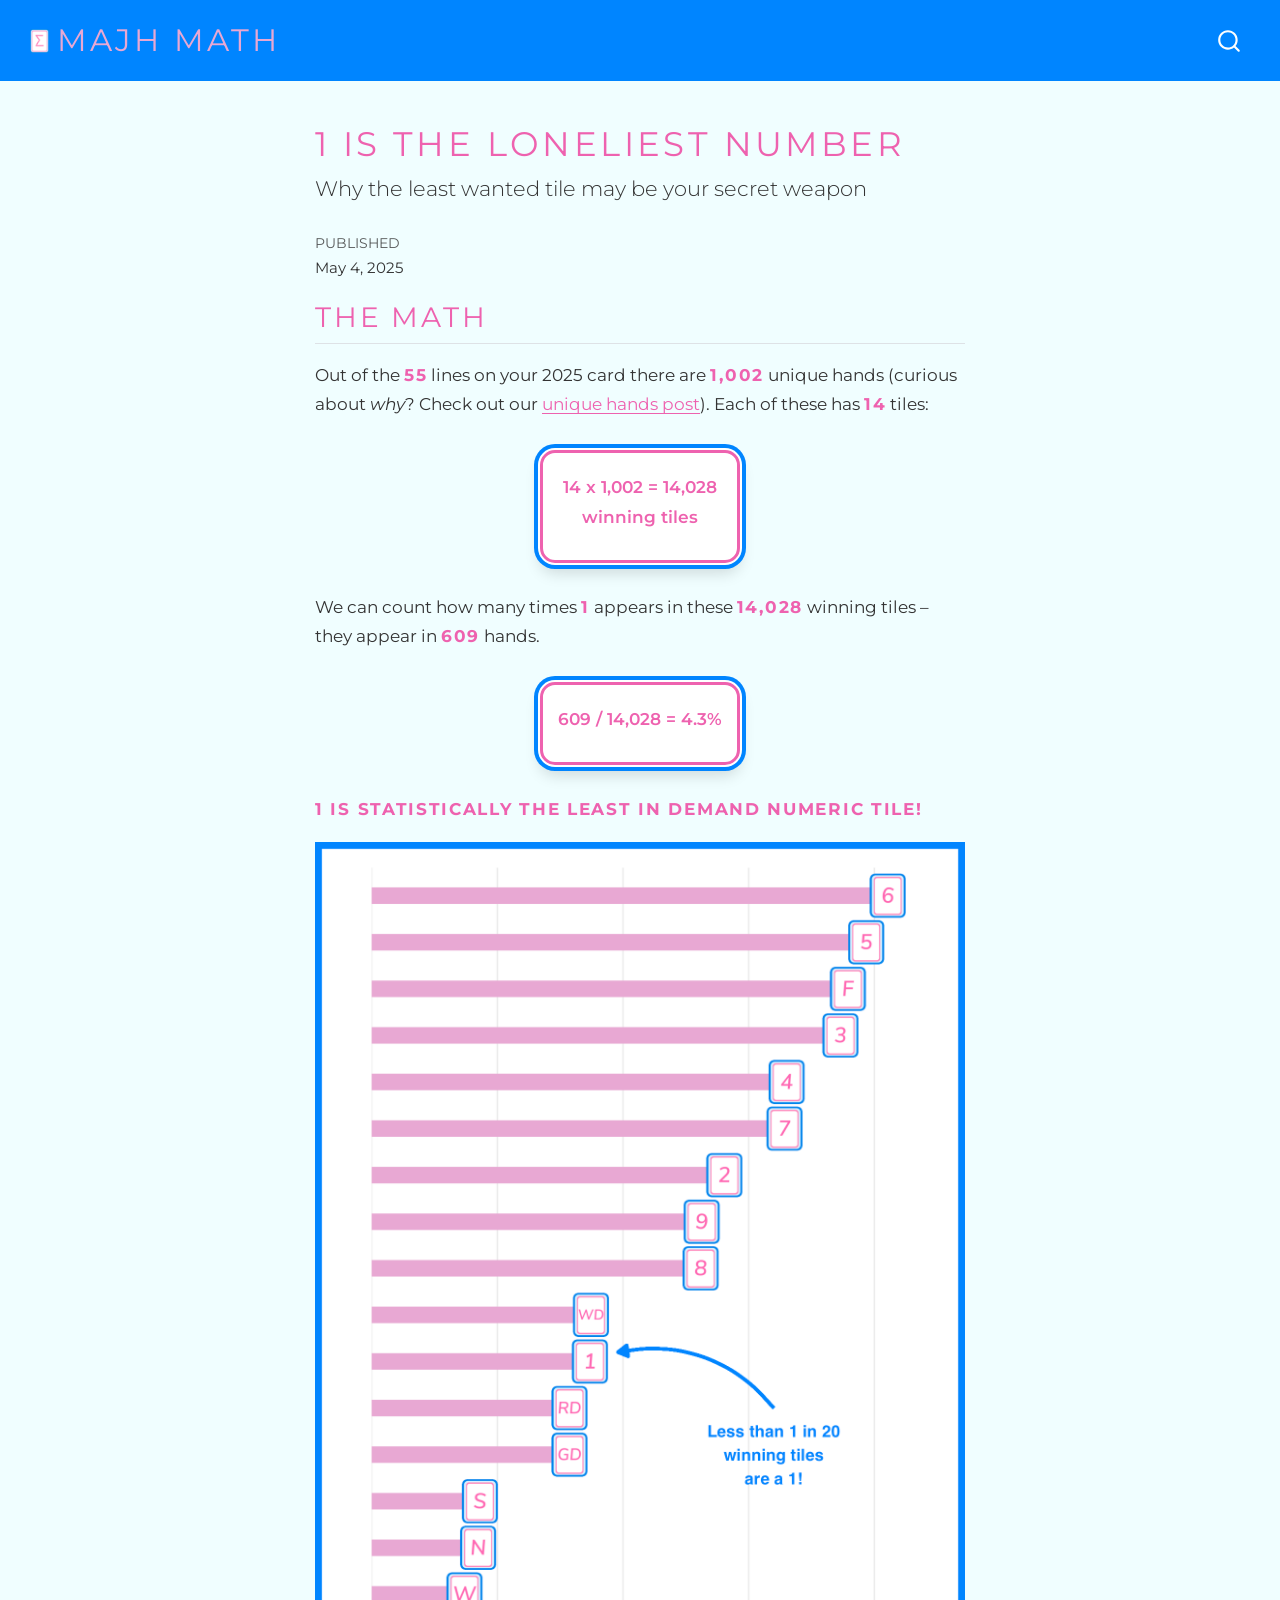
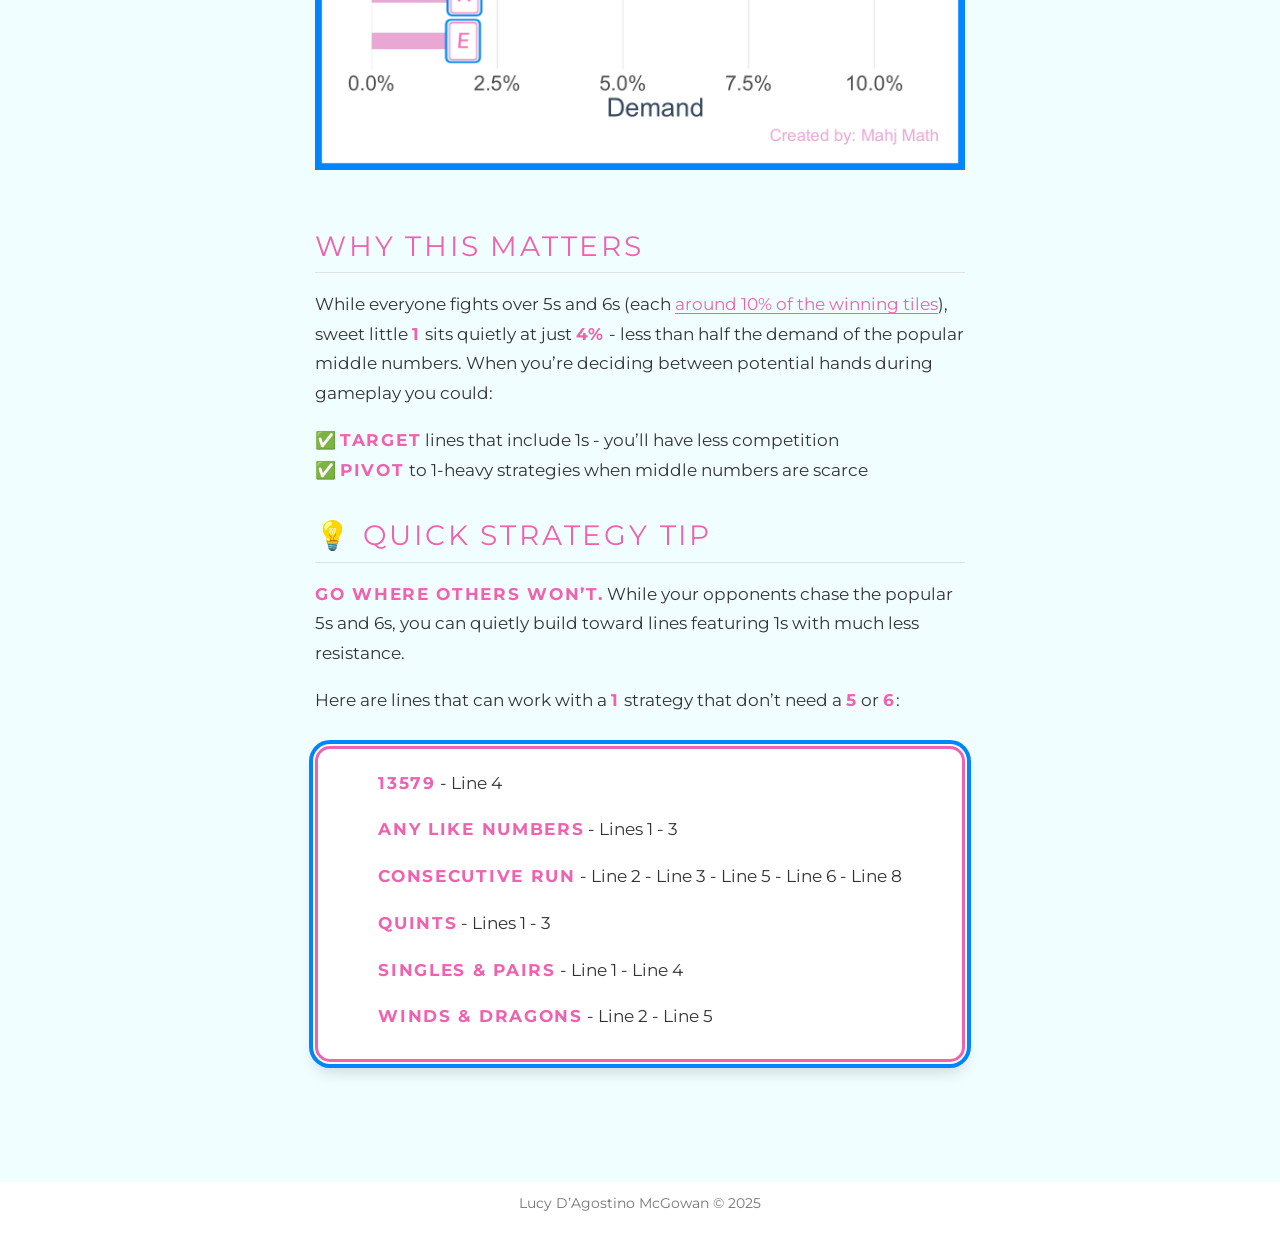
<file: posts/2025-one-the-loneliest-number/index.html>
<!DOCTYPE html>
<html xmlns="http://www.w3.org/1999/xhtml" lang="en" xml:lang="en"><head>

<meta charset="utf-8">
<meta name="generator" content="quarto-1.7.29">

<meta name="viewport" content="width=device-width, initial-scale=1.0, user-scalable=yes">

<meta name="dcterms.date" content="2025-05-04">

<title>1 is The Loneliest Number – majh math</title>
<style>
code{white-space: pre-wrap;}
span.smallcaps{font-variant: small-caps;}
div.columns{display: flex; gap: min(4vw, 1.5em);}
div.column{flex: auto; overflow-x: auto;}
div.hanging-indent{margin-left: 1.5em; text-indent: -1.5em;}
ul.task-list{list-style: none;}
ul.task-list li input[type="checkbox"] {
  width: 0.8em;
  margin: 0 0.8em 0.2em -1em; /* quarto-specific, see https://github.com/quarto-dev/quarto-cli/issues/4556 */ 
  vertical-align: middle;
}
</style>


<script src="../../site_libs/quarto-nav/quarto-nav.js"></script>
<script src="../../site_libs/quarto-nav/headroom.min.js"></script>
<script src="../../site_libs/clipboard/clipboard.min.js"></script>
<script src="../../site_libs/quarto-search/autocomplete.umd.js"></script>
<script src="../../site_libs/quarto-search/fuse.min.js"></script>
<script src="../../site_libs/quarto-search/quarto-search.js"></script>
<meta name="quarto:offset" content="../../">
<script src="../../site_libs/quarto-html/quarto.js" type="module"></script>
<script src="../../site_libs/quarto-html/tabsets/tabsets.js" type="module"></script>
<script src="../../site_libs/quarto-html/popper.min.js"></script>
<script src="../../site_libs/quarto-html/tippy.umd.min.js"></script>
<script src="../../site_libs/quarto-html/anchor.min.js"></script>
<link href="../../site_libs/quarto-html/tippy.css" rel="stylesheet">
<link href="../../site_libs/quarto-html/quarto-syntax-highlighting-0815c480559380816a4d1ea211a47e91.css" rel="stylesheet" id="quarto-text-highlighting-styles">
<script src="../../site_libs/bootstrap/bootstrap.min.js"></script>
<link href="../../site_libs/bootstrap/bootstrap-icons.css" rel="stylesheet">
<link href="../../site_libs/bootstrap/bootstrap-e5aacf9d52a28e7d3137a4a02d82b148.min.css" rel="stylesheet" append-hash="true" id="quarto-bootstrap" data-mode="light">
<script id="quarto-search-options" type="application/json">{
  "location": "navbar",
  "copy-button": false,
  "collapse-after": 3,
  "panel-placement": "end",
  "type": "overlay",
  "limit": 50,
  "keyboard-shortcut": [
    "f",
    "/",
    "s"
  ],
  "show-item-context": false,
  "language": {
    "search-no-results-text": "No results",
    "search-matching-documents-text": "matching documents",
    "search-copy-link-title": "Copy link to search",
    "search-hide-matches-text": "Hide additional matches",
    "search-more-match-text": "more match in this document",
    "search-more-matches-text": "more matches in this document",
    "search-clear-button-title": "Clear",
    "search-text-placeholder": "",
    "search-detached-cancel-button-title": "Cancel",
    "search-submit-button-title": "Submit",
    "search-label": "Search"
  }
}</script>


</head>

<body class="nav-fixed fullcontent quarto-light">

<div id="quarto-search-results"></div>
  <header id="quarto-header" class="headroom fixed-top">
    <nav class="navbar navbar-expand-lg " data-bs-theme="dark">
      <div class="navbar-container container-fluid">
      <div class="navbar-brand-container mx-auto">
    <a href="../../index.html" class="navbar-brand navbar-brand-logo">
    <img src="../../logo.png" alt="" class="navbar-logo">
    </a>
    <a class="navbar-brand" href="../../index.html">
    <span class="navbar-title">majh math</span>
    </a>
  </div>
        <div class="quarto-navbar-tools tools-end">
</div>
          <div id="quarto-search" class="" title="Search"></div>
      </div> <!-- /container-fluid -->
    </nav>
</header>
<!-- content -->
<div id="quarto-content" class="quarto-container page-columns page-rows-contents page-layout-article page-navbar">
<!-- sidebar -->
<!-- margin-sidebar -->
    
<!-- main -->
<main class="content" id="quarto-document-content">

<header id="title-block-header" class="quarto-title-block default">
<div class="quarto-title">
<h1 class="title">1 is The Loneliest Number</h1>
<p class="subtitle lead">Why the least wanted tile may be your secret weapon</p>
</div>



<div class="quarto-title-meta">

    
    <div>
    <div class="quarto-title-meta-heading">Published</div>
    <div class="quarto-title-meta-contents">
      <p class="date">May 4, 2025</p>
    </div>
  </div>
  
    
  </div>
  


</header>


<section id="the-math" class="level2">
<h2 class="anchored" data-anchor-id="the-math">The Math</h2>
<p>Out of the <strong>55</strong> lines on your 2025 card there are <strong>1,002</strong> unique hands (curious about <em>why</em>? Check out our <a href="../2025-unique-hands">unique hands post</a>). Each of these has <strong>14</strong> tiles:</p>
<div class="math">
<p>14 x 1,002 = 14,028 winning tiles</p>
</div>
<p>We can count how many times <strong>1</strong> appears in these <strong>14,028</strong> winning tiles – they appear in <strong>609</strong> hands.</p>
<div class="math">
<p>609 / 14,028 = 4.3%</p>
</div>
<p><strong>1 is statistically the LEAST in demand numeric tile!</strong></p>
<div class="cell">
<div class="cell-output-display">
<div>
<figure class="figure">
<p><img src="index_files/figure-html/unnamed-chunk-1-1.png" class="img-fluid figure-img" width="672"></p>
</figure>
</div>
</div>
</div>
</section>
<section id="why-this-matters" class="level2">
<h2 class="anchored" data-anchor-id="why-this-matters">Why This Matters</h2>
<p>While everyone fights over 5s and 6s (each <a href="../2025-fives-and-sixes">around 10% of the winning tiles</a>), sweet little <strong>1</strong> sits quietly at just <strong>4%</strong> - less than half the demand of the popular middle numbers. When you’re deciding between potential hands during gameplay you could:</p>
<p>✅ <strong>Target</strong> lines that include 1s - you’ll have less competition<br>
✅ <strong>Pivot</strong> to 1-heavy strategies when middle numbers are scarce</p>
</section>
<section id="quick-strategy-tip" class="level2">
<h2 class="anchored" data-anchor-id="quick-strategy-tip">💡 Quick Strategy Tip</h2>
<p><strong>Go where others won’t.</strong> While your opponents chase the popular 5s and 6s, you can quietly build toward lines featuring 1s with much less resistance.</p>
<p>Here are lines that can work with a <strong>1</strong> strategy that don’t need a <strong>5</strong> or <strong>6</strong>:</p>
<div class="box">
<div class="cell">
<div class="cell-output-display">
<p><strong>13579</strong> - Line 4</p>
<p><strong>Any Like Numbers</strong> - Lines 1 - 3</p>
<p><strong>Consecutive Run</strong> - Line 2 - Line 3 - Line 5 - Line 6 - Line 8</p>
<p><strong>Quints</strong> - Lines 1 - 3</p>
<p><strong>Singles &amp; Pairs</strong> - Line 1 - Line 4</p>
<p><strong>Winds &amp; Dragons</strong> - Line 2 - Line 5</p>
</div>
</div>
</div>


</section>

</main> <!-- /main -->
<script id="quarto-html-after-body" type="application/javascript">
  window.document.addEventListener("DOMContentLoaded", function (event) {
    const icon = "";
    const anchorJS = new window.AnchorJS();
    anchorJS.options = {
      placement: 'right',
      icon: icon
    };
    anchorJS.add('.anchored');
    const isCodeAnnotation = (el) => {
      for (const clz of el.classList) {
        if (clz.startsWith('code-annotation-')) {                     
          return true;
        }
      }
      return false;
    }
    const onCopySuccess = function(e) {
      // button target
      const button = e.trigger;
      // don't keep focus
      button.blur();
      // flash "checked"
      button.classList.add('code-copy-button-checked');
      var currentTitle = button.getAttribute("title");
      button.setAttribute("title", "Copied!");
      let tooltip;
      if (window.bootstrap) {
        button.setAttribute("data-bs-toggle", "tooltip");
        button.setAttribute("data-bs-placement", "left");
        button.setAttribute("data-bs-title", "Copied!");
        tooltip = new bootstrap.Tooltip(button, 
          { trigger: "manual", 
            customClass: "code-copy-button-tooltip",
            offset: [0, -8]});
        tooltip.show();    
      }
      setTimeout(function() {
        if (tooltip) {
          tooltip.hide();
          button.removeAttribute("data-bs-title");
          button.removeAttribute("data-bs-toggle");
          button.removeAttribute("data-bs-placement");
        }
        button.setAttribute("title", currentTitle);
        button.classList.remove('code-copy-button-checked');
      }, 1000);
      // clear code selection
      e.clearSelection();
    }
    const getTextToCopy = function(trigger) {
        const codeEl = trigger.previousElementSibling.cloneNode(true);
        for (const childEl of codeEl.children) {
          if (isCodeAnnotation(childEl)) {
            childEl.remove();
          }
        }
        return codeEl.innerText;
    }
    const clipboard = new window.ClipboardJS('.code-copy-button:not([data-in-quarto-modal])', {
      text: getTextToCopy
    });
    clipboard.on('success', onCopySuccess);
    if (window.document.getElementById('quarto-embedded-source-code-modal')) {
      const clipboardModal = new window.ClipboardJS('.code-copy-button[data-in-quarto-modal]', {
        text: getTextToCopy,
        container: window.document.getElementById('quarto-embedded-source-code-modal')
      });
      clipboardModal.on('success', onCopySuccess);
    }
      var localhostRegex = new RegExp(/^(?:http|https):\/\/localhost\:?[0-9]*\//);
      var mailtoRegex = new RegExp(/^mailto:/);
        var filterRegex = new RegExp("https:\/\/LucyMcGowan\.github\.io\/mahjmath\/");
      var isInternal = (href) => {
          return filterRegex.test(href) || localhostRegex.test(href) || mailtoRegex.test(href);
      }
      // Inspect non-navigation links and adorn them if external
     var links = window.document.querySelectorAll('a[href]:not(.nav-link):not(.navbar-brand):not(.toc-action):not(.sidebar-link):not(.sidebar-item-toggle):not(.pagination-link):not(.no-external):not([aria-hidden]):not(.dropdown-item):not(.quarto-navigation-tool):not(.about-link)');
      for (var i=0; i<links.length; i++) {
        const link = links[i];
        if (!isInternal(link.href)) {
          // undo the damage that might have been done by quarto-nav.js in the case of
          // links that we want to consider external
          if (link.dataset.originalHref !== undefined) {
            link.href = link.dataset.originalHref;
          }
        }
      }
    function tippyHover(el, contentFn, onTriggerFn, onUntriggerFn) {
      const config = {
        allowHTML: true,
        maxWidth: 500,
        delay: 100,
        arrow: false,
        appendTo: function(el) {
            return el.parentElement;
        },
        interactive: true,
        interactiveBorder: 10,
        theme: 'quarto',
        placement: 'bottom-start',
      };
      if (contentFn) {
        config.content = contentFn;
      }
      if (onTriggerFn) {
        config.onTrigger = onTriggerFn;
      }
      if (onUntriggerFn) {
        config.onUntrigger = onUntriggerFn;
      }
      window.tippy(el, config); 
    }
    const noterefs = window.document.querySelectorAll('a[role="doc-noteref"]');
    for (var i=0; i<noterefs.length; i++) {
      const ref = noterefs[i];
      tippyHover(ref, function() {
        // use id or data attribute instead here
        let href = ref.getAttribute('data-footnote-href') || ref.getAttribute('href');
        try { href = new URL(href).hash; } catch {}
        const id = href.replace(/^#\/?/, "");
        const note = window.document.getElementById(id);
        if (note) {
          return note.innerHTML;
        } else {
          return "";
        }
      });
    }
    const xrefs = window.document.querySelectorAll('a.quarto-xref');
    const processXRef = (id, note) => {
      // Strip column container classes
      const stripColumnClz = (el) => {
        el.classList.remove("page-full", "page-columns");
        if (el.children) {
          for (const child of el.children) {
            stripColumnClz(child);
          }
        }
      }
      stripColumnClz(note)
      if (id === null || id.startsWith('sec-')) {
        // Special case sections, only their first couple elements
        const container = document.createElement("div");
        if (note.children && note.children.length > 2) {
          container.appendChild(note.children[0].cloneNode(true));
          for (let i = 1; i < note.children.length; i++) {
            const child = note.children[i];
            if (child.tagName === "P" && child.innerText === "") {
              continue;
            } else {
              container.appendChild(child.cloneNode(true));
              break;
            }
          }
          if (window.Quarto?.typesetMath) {
            window.Quarto.typesetMath(container);
          }
          return container.innerHTML
        } else {
          if (window.Quarto?.typesetMath) {
            window.Quarto.typesetMath(note);
          }
          return note.innerHTML;
        }
      } else {
        // Remove any anchor links if they are present
        const anchorLink = note.querySelector('a.anchorjs-link');
        if (anchorLink) {
          anchorLink.remove();
        }
        if (window.Quarto?.typesetMath) {
          window.Quarto.typesetMath(note);
        }
        if (note.classList.contains("callout")) {
          return note.outerHTML;
        } else {
          return note.innerHTML;
        }
      }
    }
    for (var i=0; i<xrefs.length; i++) {
      const xref = xrefs[i];
      tippyHover(xref, undefined, function(instance) {
        instance.disable();
        let url = xref.getAttribute('href');
        let hash = undefined; 
        if (url.startsWith('#')) {
          hash = url;
        } else {
          try { hash = new URL(url).hash; } catch {}
        }
        if (hash) {
          const id = hash.replace(/^#\/?/, "");
          const note = window.document.getElementById(id);
          if (note !== null) {
            try {
              const html = processXRef(id, note.cloneNode(true));
              instance.setContent(html);
            } finally {
              instance.enable();
              instance.show();
            }
          } else {
            // See if we can fetch this
            fetch(url.split('#')[0])
            .then(res => res.text())
            .then(html => {
              const parser = new DOMParser();
              const htmlDoc = parser.parseFromString(html, "text/html");
              const note = htmlDoc.getElementById(id);
              if (note !== null) {
                const html = processXRef(id, note);
                instance.setContent(html);
              } 
            }).finally(() => {
              instance.enable();
              instance.show();
            });
          }
        } else {
          // See if we can fetch a full url (with no hash to target)
          // This is a special case and we should probably do some content thinning / targeting
          fetch(url)
          .then(res => res.text())
          .then(html => {
            const parser = new DOMParser();
            const htmlDoc = parser.parseFromString(html, "text/html");
            const note = htmlDoc.querySelector('main.content');
            if (note !== null) {
              // This should only happen for chapter cross references
              // (since there is no id in the URL)
              // remove the first header
              if (note.children.length > 0 && note.children[0].tagName === "HEADER") {
                note.children[0].remove();
              }
              const html = processXRef(null, note);
              instance.setContent(html);
            } 
          }).finally(() => {
            instance.enable();
            instance.show();
          });
        }
      }, function(instance) {
      });
    }
        let selectedAnnoteEl;
        const selectorForAnnotation = ( cell, annotation) => {
          let cellAttr = 'data-code-cell="' + cell + '"';
          let lineAttr = 'data-code-annotation="' +  annotation + '"';
          const selector = 'span[' + cellAttr + '][' + lineAttr + ']';
          return selector;
        }
        const selectCodeLines = (annoteEl) => {
          const doc = window.document;
          const targetCell = annoteEl.getAttribute("data-target-cell");
          const targetAnnotation = annoteEl.getAttribute("data-target-annotation");
          const annoteSpan = window.document.querySelector(selectorForAnnotation(targetCell, targetAnnotation));
          const lines = annoteSpan.getAttribute("data-code-lines").split(",");
          const lineIds = lines.map((line) => {
            return targetCell + "-" + line;
          })
          let top = null;
          let height = null;
          let parent = null;
          if (lineIds.length > 0) {
              //compute the position of the single el (top and bottom and make a div)
              const el = window.document.getElementById(lineIds[0]);
              top = el.offsetTop;
              height = el.offsetHeight;
              parent = el.parentElement.parentElement;
            if (lineIds.length > 1) {
              const lastEl = window.document.getElementById(lineIds[lineIds.length - 1]);
              const bottom = lastEl.offsetTop + lastEl.offsetHeight;
              height = bottom - top;
            }
            if (top !== null && height !== null && parent !== null) {
              // cook up a div (if necessary) and position it 
              let div = window.document.getElementById("code-annotation-line-highlight");
              if (div === null) {
                div = window.document.createElement("div");
                div.setAttribute("id", "code-annotation-line-highlight");
                div.style.position = 'absolute';
                parent.appendChild(div);
              }
              div.style.top = top - 2 + "px";
              div.style.height = height + 4 + "px";
              div.style.left = 0;
              let gutterDiv = window.document.getElementById("code-annotation-line-highlight-gutter");
              if (gutterDiv === null) {
                gutterDiv = window.document.createElement("div");
                gutterDiv.setAttribute("id", "code-annotation-line-highlight-gutter");
                gutterDiv.style.position = 'absolute';
                const codeCell = window.document.getElementById(targetCell);
                const gutter = codeCell.querySelector('.code-annotation-gutter');
                gutter.appendChild(gutterDiv);
              }
              gutterDiv.style.top = top - 2 + "px";
              gutterDiv.style.height = height + 4 + "px";
            }
            selectedAnnoteEl = annoteEl;
          }
        };
        const unselectCodeLines = () => {
          const elementsIds = ["code-annotation-line-highlight", "code-annotation-line-highlight-gutter"];
          elementsIds.forEach((elId) => {
            const div = window.document.getElementById(elId);
            if (div) {
              div.remove();
            }
          });
          selectedAnnoteEl = undefined;
        };
          // Handle positioning of the toggle
      window.addEventListener(
        "resize",
        throttle(() => {
          elRect = undefined;
          if (selectedAnnoteEl) {
            selectCodeLines(selectedAnnoteEl);
          }
        }, 10)
      );
      function throttle(fn, ms) {
      let throttle = false;
      let timer;
        return (...args) => {
          if(!throttle) { // first call gets through
              fn.apply(this, args);
              throttle = true;
          } else { // all the others get throttled
              if(timer) clearTimeout(timer); // cancel #2
              timer = setTimeout(() => {
                fn.apply(this, args);
                timer = throttle = false;
              }, ms);
          }
        };
      }
        // Attach click handler to the DT
        const annoteDls = window.document.querySelectorAll('dt[data-target-cell]');
        for (const annoteDlNode of annoteDls) {
          annoteDlNode.addEventListener('click', (event) => {
            const clickedEl = event.target;
            if (clickedEl !== selectedAnnoteEl) {
              unselectCodeLines();
              const activeEl = window.document.querySelector('dt[data-target-cell].code-annotation-active');
              if (activeEl) {
                activeEl.classList.remove('code-annotation-active');
              }
              selectCodeLines(clickedEl);
              clickedEl.classList.add('code-annotation-active');
            } else {
              // Unselect the line
              unselectCodeLines();
              clickedEl.classList.remove('code-annotation-active');
            }
          });
        }
    const findCites = (el) => {
      const parentEl = el.parentElement;
      if (parentEl) {
        const cites = parentEl.dataset.cites;
        if (cites) {
          return {
            el,
            cites: cites.split(' ')
          };
        } else {
          return findCites(el.parentElement)
        }
      } else {
        return undefined;
      }
    };
    var bibliorefs = window.document.querySelectorAll('a[role="doc-biblioref"]');
    for (var i=0; i<bibliorefs.length; i++) {
      const ref = bibliorefs[i];
      const citeInfo = findCites(ref);
      if (citeInfo) {
        tippyHover(citeInfo.el, function() {
          var popup = window.document.createElement('div');
          citeInfo.cites.forEach(function(cite) {
            var citeDiv = window.document.createElement('div');
            citeDiv.classList.add('hanging-indent');
            citeDiv.classList.add('csl-entry');
            var biblioDiv = window.document.getElementById('ref-' + cite);
            if (biblioDiv) {
              citeDiv.innerHTML = biblioDiv.innerHTML;
            }
            popup.appendChild(citeDiv);
          });
          return popup.innerHTML;
        });
      }
    }
  });
  </script>
</div> <!-- /content -->
<footer class="footer">
  <div class="nav-footer">
    <div class="nav-footer-left">
      &nbsp;
    </div>   
    <div class="nav-footer-center">
<p>Lucy D’Agostino McGowan © 2025</p>
</div>
    <div class="nav-footer-right">
      &nbsp;
    </div>
  </div>
</footer>




</body></html>
</file>
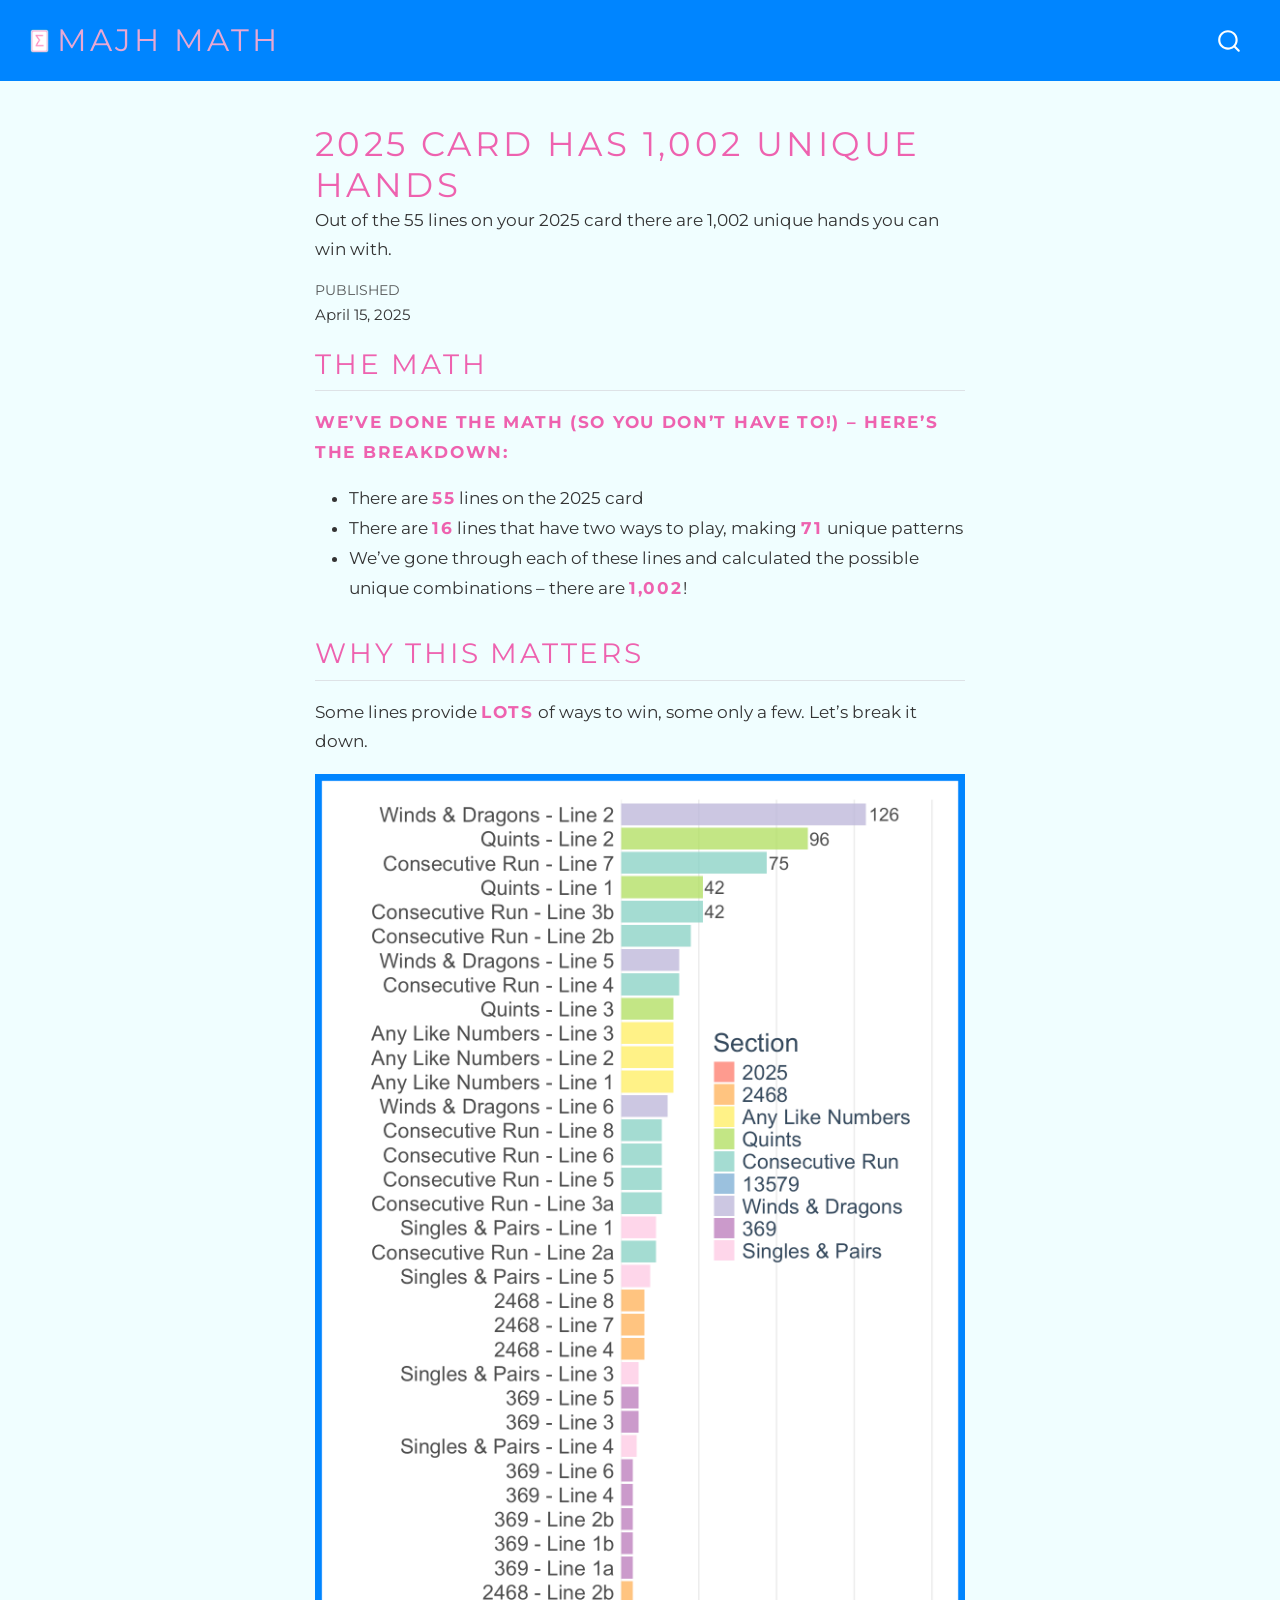
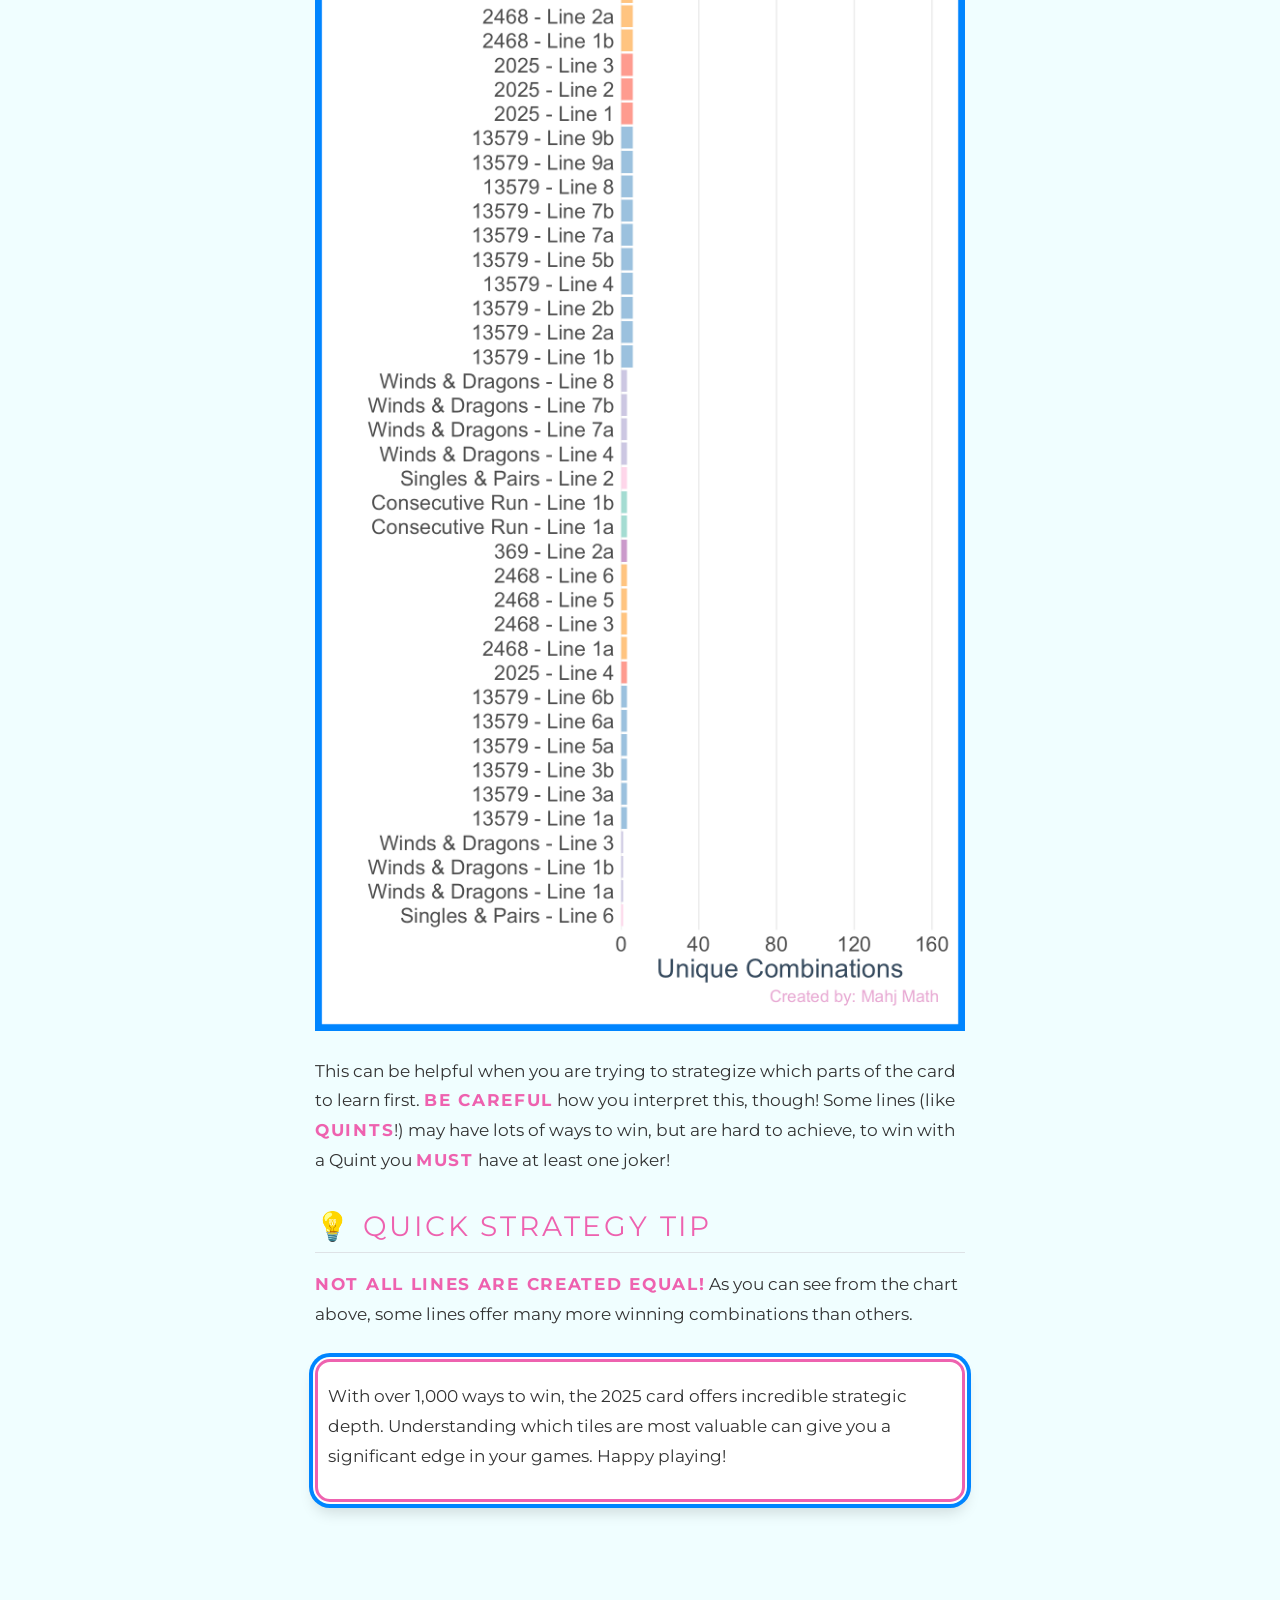
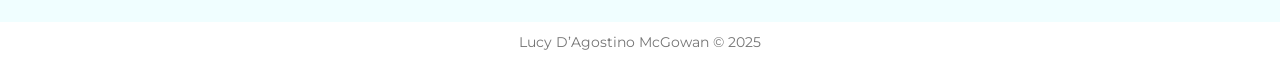
<file: posts/2025-unique-hands/index.html>
<!DOCTYPE html>
<html xmlns="http://www.w3.org/1999/xhtml" lang="en" xml:lang="en"><head>

<meta charset="utf-8">
<meta name="generator" content="quarto-1.7.29">

<meta name="viewport" content="width=device-width, initial-scale=1.0, user-scalable=yes">

<meta name="dcterms.date" content="2025-04-15">
<meta name="description" content="Out of the 55 lines on your 2025 card there are 1,002 unique hands you can win with.">

<title>2025 Card has 1,002 Unique Hands – majh math</title>
<style>
code{white-space: pre-wrap;}
span.smallcaps{font-variant: small-caps;}
div.columns{display: flex; gap: min(4vw, 1.5em);}
div.column{flex: auto; overflow-x: auto;}
div.hanging-indent{margin-left: 1.5em; text-indent: -1.5em;}
ul.task-list{list-style: none;}
ul.task-list li input[type="checkbox"] {
  width: 0.8em;
  margin: 0 0.8em 0.2em -1em; /* quarto-specific, see https://github.com/quarto-dev/quarto-cli/issues/4556 */ 
  vertical-align: middle;
}
</style>


<script src="../../site_libs/quarto-nav/quarto-nav.js"></script>
<script src="../../site_libs/quarto-nav/headroom.min.js"></script>
<script src="../../site_libs/clipboard/clipboard.min.js"></script>
<script src="../../site_libs/quarto-search/autocomplete.umd.js"></script>
<script src="../../site_libs/quarto-search/fuse.min.js"></script>
<script src="../../site_libs/quarto-search/quarto-search.js"></script>
<meta name="quarto:offset" content="../../">
<script src="../../site_libs/quarto-html/quarto.js" type="module"></script>
<script src="../../site_libs/quarto-html/tabsets/tabsets.js" type="module"></script>
<script src="../../site_libs/quarto-html/popper.min.js"></script>
<script src="../../site_libs/quarto-html/tippy.umd.min.js"></script>
<script src="../../site_libs/quarto-html/anchor.min.js"></script>
<link href="../../site_libs/quarto-html/tippy.css" rel="stylesheet">
<link href="../../site_libs/quarto-html/quarto-syntax-highlighting-0815c480559380816a4d1ea211a47e91.css" rel="stylesheet" id="quarto-text-highlighting-styles">
<script src="../../site_libs/bootstrap/bootstrap.min.js"></script>
<link href="../../site_libs/bootstrap/bootstrap-icons.css" rel="stylesheet">
<link href="../../site_libs/bootstrap/bootstrap-e5aacf9d52a28e7d3137a4a02d82b148.min.css" rel="stylesheet" append-hash="true" id="quarto-bootstrap" data-mode="light">
<script id="quarto-search-options" type="application/json">{
  "location": "navbar",
  "copy-button": false,
  "collapse-after": 3,
  "panel-placement": "end",
  "type": "overlay",
  "limit": 50,
  "keyboard-shortcut": [
    "f",
    "/",
    "s"
  ],
  "show-item-context": false,
  "language": {
    "search-no-results-text": "No results",
    "search-matching-documents-text": "matching documents",
    "search-copy-link-title": "Copy link to search",
    "search-hide-matches-text": "Hide additional matches",
    "search-more-match-text": "more match in this document",
    "search-more-matches-text": "more matches in this document",
    "search-clear-button-title": "Clear",
    "search-text-placeholder": "",
    "search-detached-cancel-button-title": "Cancel",
    "search-submit-button-title": "Submit",
    "search-label": "Search"
  }
}</script>


</head>

<body class="nav-fixed fullcontent quarto-light">

<div id="quarto-search-results"></div>
  <header id="quarto-header" class="headroom fixed-top">
    <nav class="navbar navbar-expand-lg " data-bs-theme="dark">
      <div class="navbar-container container-fluid">
      <div class="navbar-brand-container mx-auto">
    <a href="../../index.html" class="navbar-brand navbar-brand-logo">
    <img src="../../logo.png" alt="" class="navbar-logo">
    </a>
    <a class="navbar-brand" href="../../index.html">
    <span class="navbar-title">majh math</span>
    </a>
  </div>
        <div class="quarto-navbar-tools tools-end">
</div>
          <div id="quarto-search" class="" title="Search"></div>
      </div> <!-- /container-fluid -->
    </nav>
</header>
<!-- content -->
<div id="quarto-content" class="quarto-container page-columns page-rows-contents page-layout-article page-navbar">
<!-- sidebar -->
<!-- margin-sidebar -->
    
<!-- main -->
<main class="content" id="quarto-document-content">

<header id="title-block-header" class="quarto-title-block default">
<div class="quarto-title">
<h1 class="title">2025 Card has 1,002 Unique Hands</h1>
</div>

<div>
  <div class="description">
    Out of the 55 lines on your 2025 card there are 1,002 unique hands you can win with.
  </div>
</div>


<div class="quarto-title-meta">

    
    <div>
    <div class="quarto-title-meta-heading">Published</div>
    <div class="quarto-title-meta-contents">
      <p class="date">April 15, 2025</p>
    </div>
  </div>
  
    
  </div>
  


</header>


<section id="the-math" class="level2">
<h2 class="anchored" data-anchor-id="the-math">The Math</h2>
<p><strong>We’ve done the math (so you don’t have to!) – here’s the breakdown:</strong></p>
<ul>
<li>There are <strong>55</strong> lines on the 2025 card</li>
<li>There are <strong>16</strong> lines that have two ways to play, making <strong>71</strong> unique patterns</li>
<li>We’ve gone through each of these lines and calculated the possible unique combinations – there are <strong>1,002</strong>!</li>
</ul>
</section>
<section id="why-this-matters" class="level2">
<h2 class="anchored" data-anchor-id="why-this-matters">Why this matters</h2>
<p>Some lines provide <strong>lots</strong> of ways to win, some only a few. Let’s break it down.</p>
<div class="cell">
<div class="cell-output-display">
<div>
<figure class="figure">
<p><img src="index_files/figure-html/unnamed-chunk-1-1.png" class="img-fluid figure-img" width="672"></p>
</figure>
</div>
</div>
</div>
<p>This can be helpful when you are trying to strategize which parts of the card to learn first. <strong>Be Careful</strong> how you interpret this, though! Some lines (like <strong>Quints</strong>!) may have lots of ways to win, but are hard to achieve, to win with a Quint you <strong>must</strong> have at least one joker!</p>
</section>
<section id="quick-strategy-tip" class="level2">
<h2 class="anchored" data-anchor-id="quick-strategy-tip">💡 Quick Strategy tip</h2>
<p><strong>Not all lines are created equal!</strong> As you can see from the chart above, some lines offer many more winning combinations than others.</p>
<div class="box">
<p>With over 1,000 ways to win, the 2025 card offers incredible strategic depth. Understanding which tiles are most valuable can give you a significant edge in your games. Happy playing!</p>
</div>


</section>

</main> <!-- /main -->
<script id="quarto-html-after-body" type="application/javascript">
  window.document.addEventListener("DOMContentLoaded", function (event) {
    const icon = "";
    const anchorJS = new window.AnchorJS();
    anchorJS.options = {
      placement: 'right',
      icon: icon
    };
    anchorJS.add('.anchored');
    const isCodeAnnotation = (el) => {
      for (const clz of el.classList) {
        if (clz.startsWith('code-annotation-')) {                     
          return true;
        }
      }
      return false;
    }
    const onCopySuccess = function(e) {
      // button target
      const button = e.trigger;
      // don't keep focus
      button.blur();
      // flash "checked"
      button.classList.add('code-copy-button-checked');
      var currentTitle = button.getAttribute("title");
      button.setAttribute("title", "Copied!");
      let tooltip;
      if (window.bootstrap) {
        button.setAttribute("data-bs-toggle", "tooltip");
        button.setAttribute("data-bs-placement", "left");
        button.setAttribute("data-bs-title", "Copied!");
        tooltip = new bootstrap.Tooltip(button, 
          { trigger: "manual", 
            customClass: "code-copy-button-tooltip",
            offset: [0, -8]});
        tooltip.show();    
      }
      setTimeout(function() {
        if (tooltip) {
          tooltip.hide();
          button.removeAttribute("data-bs-title");
          button.removeAttribute("data-bs-toggle");
          button.removeAttribute("data-bs-placement");
        }
        button.setAttribute("title", currentTitle);
        button.classList.remove('code-copy-button-checked');
      }, 1000);
      // clear code selection
      e.clearSelection();
    }
    const getTextToCopy = function(trigger) {
        const codeEl = trigger.previousElementSibling.cloneNode(true);
        for (const childEl of codeEl.children) {
          if (isCodeAnnotation(childEl)) {
            childEl.remove();
          }
        }
        return codeEl.innerText;
    }
    const clipboard = new window.ClipboardJS('.code-copy-button:not([data-in-quarto-modal])', {
      text: getTextToCopy
    });
    clipboard.on('success', onCopySuccess);
    if (window.document.getElementById('quarto-embedded-source-code-modal')) {
      const clipboardModal = new window.ClipboardJS('.code-copy-button[data-in-quarto-modal]', {
        text: getTextToCopy,
        container: window.document.getElementById('quarto-embedded-source-code-modal')
      });
      clipboardModal.on('success', onCopySuccess);
    }
      var localhostRegex = new RegExp(/^(?:http|https):\/\/localhost\:?[0-9]*\//);
      var mailtoRegex = new RegExp(/^mailto:/);
        var filterRegex = new RegExp("https:\/\/LucyMcGowan\.github\.io\/mahjmath\/");
      var isInternal = (href) => {
          return filterRegex.test(href) || localhostRegex.test(href) || mailtoRegex.test(href);
      }
      // Inspect non-navigation links and adorn them if external
     var links = window.document.querySelectorAll('a[href]:not(.nav-link):not(.navbar-brand):not(.toc-action):not(.sidebar-link):not(.sidebar-item-toggle):not(.pagination-link):not(.no-external):not([aria-hidden]):not(.dropdown-item):not(.quarto-navigation-tool):not(.about-link)');
      for (var i=0; i<links.length; i++) {
        const link = links[i];
        if (!isInternal(link.href)) {
          // undo the damage that might have been done by quarto-nav.js in the case of
          // links that we want to consider external
          if (link.dataset.originalHref !== undefined) {
            link.href = link.dataset.originalHref;
          }
        }
      }
    function tippyHover(el, contentFn, onTriggerFn, onUntriggerFn) {
      const config = {
        allowHTML: true,
        maxWidth: 500,
        delay: 100,
        arrow: false,
        appendTo: function(el) {
            return el.parentElement;
        },
        interactive: true,
        interactiveBorder: 10,
        theme: 'quarto',
        placement: 'bottom-start',
      };
      if (contentFn) {
        config.content = contentFn;
      }
      if (onTriggerFn) {
        config.onTrigger = onTriggerFn;
      }
      if (onUntriggerFn) {
        config.onUntrigger = onUntriggerFn;
      }
      window.tippy(el, config); 
    }
    const noterefs = window.document.querySelectorAll('a[role="doc-noteref"]');
    for (var i=0; i<noterefs.length; i++) {
      const ref = noterefs[i];
      tippyHover(ref, function() {
        // use id or data attribute instead here
        let href = ref.getAttribute('data-footnote-href') || ref.getAttribute('href');
        try { href = new URL(href).hash; } catch {}
        const id = href.replace(/^#\/?/, "");
        const note = window.document.getElementById(id);
        if (note) {
          return note.innerHTML;
        } else {
          return "";
        }
      });
    }
    const xrefs = window.document.querySelectorAll('a.quarto-xref');
    const processXRef = (id, note) => {
      // Strip column container classes
      const stripColumnClz = (el) => {
        el.classList.remove("page-full", "page-columns");
        if (el.children) {
          for (const child of el.children) {
            stripColumnClz(child);
          }
        }
      }
      stripColumnClz(note)
      if (id === null || id.startsWith('sec-')) {
        // Special case sections, only their first couple elements
        const container = document.createElement("div");
        if (note.children && note.children.length > 2) {
          container.appendChild(note.children[0].cloneNode(true));
          for (let i = 1; i < note.children.length; i++) {
            const child = note.children[i];
            if (child.tagName === "P" && child.innerText === "") {
              continue;
            } else {
              container.appendChild(child.cloneNode(true));
              break;
            }
          }
          if (window.Quarto?.typesetMath) {
            window.Quarto.typesetMath(container);
          }
          return container.innerHTML
        } else {
          if (window.Quarto?.typesetMath) {
            window.Quarto.typesetMath(note);
          }
          return note.innerHTML;
        }
      } else {
        // Remove any anchor links if they are present
        const anchorLink = note.querySelector('a.anchorjs-link');
        if (anchorLink) {
          anchorLink.remove();
        }
        if (window.Quarto?.typesetMath) {
          window.Quarto.typesetMath(note);
        }
        if (note.classList.contains("callout")) {
          return note.outerHTML;
        } else {
          return note.innerHTML;
        }
      }
    }
    for (var i=0; i<xrefs.length; i++) {
      const xref = xrefs[i];
      tippyHover(xref, undefined, function(instance) {
        instance.disable();
        let url = xref.getAttribute('href');
        let hash = undefined; 
        if (url.startsWith('#')) {
          hash = url;
        } else {
          try { hash = new URL(url).hash; } catch {}
        }
        if (hash) {
          const id = hash.replace(/^#\/?/, "");
          const note = window.document.getElementById(id);
          if (note !== null) {
            try {
              const html = processXRef(id, note.cloneNode(true));
              instance.setContent(html);
            } finally {
              instance.enable();
              instance.show();
            }
          } else {
            // See if we can fetch this
            fetch(url.split('#')[0])
            .then(res => res.text())
            .then(html => {
              const parser = new DOMParser();
              const htmlDoc = parser.parseFromString(html, "text/html");
              const note = htmlDoc.getElementById(id);
              if (note !== null) {
                const html = processXRef(id, note);
                instance.setContent(html);
              } 
            }).finally(() => {
              instance.enable();
              instance.show();
            });
          }
        } else {
          // See if we can fetch a full url (with no hash to target)
          // This is a special case and we should probably do some content thinning / targeting
          fetch(url)
          .then(res => res.text())
          .then(html => {
            const parser = new DOMParser();
            const htmlDoc = parser.parseFromString(html, "text/html");
            const note = htmlDoc.querySelector('main.content');
            if (note !== null) {
              // This should only happen for chapter cross references
              // (since there is no id in the URL)
              // remove the first header
              if (note.children.length > 0 && note.children[0].tagName === "HEADER") {
                note.children[0].remove();
              }
              const html = processXRef(null, note);
              instance.setContent(html);
            } 
          }).finally(() => {
            instance.enable();
            instance.show();
          });
        }
      }, function(instance) {
      });
    }
        let selectedAnnoteEl;
        const selectorForAnnotation = ( cell, annotation) => {
          let cellAttr = 'data-code-cell="' + cell + '"';
          let lineAttr = 'data-code-annotation="' +  annotation + '"';
          const selector = 'span[' + cellAttr + '][' + lineAttr + ']';
          return selector;
        }
        const selectCodeLines = (annoteEl) => {
          const doc = window.document;
          const targetCell = annoteEl.getAttribute("data-target-cell");
          const targetAnnotation = annoteEl.getAttribute("data-target-annotation");
          const annoteSpan = window.document.querySelector(selectorForAnnotation(targetCell, targetAnnotation));
          const lines = annoteSpan.getAttribute("data-code-lines").split(",");
          const lineIds = lines.map((line) => {
            return targetCell + "-" + line;
          })
          let top = null;
          let height = null;
          let parent = null;
          if (lineIds.length > 0) {
              //compute the position of the single el (top and bottom and make a div)
              const el = window.document.getElementById(lineIds[0]);
              top = el.offsetTop;
              height = el.offsetHeight;
              parent = el.parentElement.parentElement;
            if (lineIds.length > 1) {
              const lastEl = window.document.getElementById(lineIds[lineIds.length - 1]);
              const bottom = lastEl.offsetTop + lastEl.offsetHeight;
              height = bottom - top;
            }
            if (top !== null && height !== null && parent !== null) {
              // cook up a div (if necessary) and position it 
              let div = window.document.getElementById("code-annotation-line-highlight");
              if (div === null) {
                div = window.document.createElement("div");
                div.setAttribute("id", "code-annotation-line-highlight");
                div.style.position = 'absolute';
                parent.appendChild(div);
              }
              div.style.top = top - 2 + "px";
              div.style.height = height + 4 + "px";
              div.style.left = 0;
              let gutterDiv = window.document.getElementById("code-annotation-line-highlight-gutter");
              if (gutterDiv === null) {
                gutterDiv = window.document.createElement("div");
                gutterDiv.setAttribute("id", "code-annotation-line-highlight-gutter");
                gutterDiv.style.position = 'absolute';
                const codeCell = window.document.getElementById(targetCell);
                const gutter = codeCell.querySelector('.code-annotation-gutter');
                gutter.appendChild(gutterDiv);
              }
              gutterDiv.style.top = top - 2 + "px";
              gutterDiv.style.height = height + 4 + "px";
            }
            selectedAnnoteEl = annoteEl;
          }
        };
        const unselectCodeLines = () => {
          const elementsIds = ["code-annotation-line-highlight", "code-annotation-line-highlight-gutter"];
          elementsIds.forEach((elId) => {
            const div = window.document.getElementById(elId);
            if (div) {
              div.remove();
            }
          });
          selectedAnnoteEl = undefined;
        };
          // Handle positioning of the toggle
      window.addEventListener(
        "resize",
        throttle(() => {
          elRect = undefined;
          if (selectedAnnoteEl) {
            selectCodeLines(selectedAnnoteEl);
          }
        }, 10)
      );
      function throttle(fn, ms) {
      let throttle = false;
      let timer;
        return (...args) => {
          if(!throttle) { // first call gets through
              fn.apply(this, args);
              throttle = true;
          } else { // all the others get throttled
              if(timer) clearTimeout(timer); // cancel #2
              timer = setTimeout(() => {
                fn.apply(this, args);
                timer = throttle = false;
              }, ms);
          }
        };
      }
        // Attach click handler to the DT
        const annoteDls = window.document.querySelectorAll('dt[data-target-cell]');
        for (const annoteDlNode of annoteDls) {
          annoteDlNode.addEventListener('click', (event) => {
            const clickedEl = event.target;
            if (clickedEl !== selectedAnnoteEl) {
              unselectCodeLines();
              const activeEl = window.document.querySelector('dt[data-target-cell].code-annotation-active');
              if (activeEl) {
                activeEl.classList.remove('code-annotation-active');
              }
              selectCodeLines(clickedEl);
              clickedEl.classList.add('code-annotation-active');
            } else {
              // Unselect the line
              unselectCodeLines();
              clickedEl.classList.remove('code-annotation-active');
            }
          });
        }
    const findCites = (el) => {
      const parentEl = el.parentElement;
      if (parentEl) {
        const cites = parentEl.dataset.cites;
        if (cites) {
          return {
            el,
            cites: cites.split(' ')
          };
        } else {
          return findCites(el.parentElement)
        }
      } else {
        return undefined;
      }
    };
    var bibliorefs = window.document.querySelectorAll('a[role="doc-biblioref"]');
    for (var i=0; i<bibliorefs.length; i++) {
      const ref = bibliorefs[i];
      const citeInfo = findCites(ref);
      if (citeInfo) {
        tippyHover(citeInfo.el, function() {
          var popup = window.document.createElement('div');
          citeInfo.cites.forEach(function(cite) {
            var citeDiv = window.document.createElement('div');
            citeDiv.classList.add('hanging-indent');
            citeDiv.classList.add('csl-entry');
            var biblioDiv = window.document.getElementById('ref-' + cite);
            if (biblioDiv) {
              citeDiv.innerHTML = biblioDiv.innerHTML;
            }
            popup.appendChild(citeDiv);
          });
          return popup.innerHTML;
        });
      }
    }
  });
  </script>
</div> <!-- /content -->
<footer class="footer">
  <div class="nav-footer">
    <div class="nav-footer-left">
      &nbsp;
    </div>   
    <div class="nav-footer-center">
<p>Lucy D’Agostino McGowan © 2025</p>
</div>
    <div class="nav-footer-right">
      &nbsp;
    </div>
  </div>
</footer>




</body></html>
</file>
<file: site_libs/quarto-html/tippy.css>
.tippy-box[data-animation=fade][data-state=hidden]{opacity:0}[data-tippy-root]{max-width:calc(100vw - 10px)}.tippy-box{position:relative;background-color:#333;color:#fff;border-radius:4px;font-size:14px;line-height:1.4;white-space:normal;outline:0;transition-property:transform,visibility,opacity}.tippy-box[data-placement^=top]>.tippy-arrow{bottom:0}.tippy-box[data-placement^=top]>.tippy-arrow:before{bottom:-7px;left:0;border-width:8px 8px 0;border-top-color:initial;transform-origin:center top}.tippy-box[data-placement^=bottom]>.tippy-arrow{top:0}.tippy-box[data-placement^=bottom]>.tippy-arrow:before{top:-7px;left:0;border-width:0 8px 8px;border-bottom-color:initial;transform-origin:center bottom}.tippy-box[data-placement^=left]>.tippy-arrow{right:0}.tippy-box[data-placement^=left]>.tippy-arrow:before{border-width:8px 0 8px 8px;border-left-color:initial;right:-7px;transform-origin:center left}.tippy-box[data-placement^=right]>.tippy-arrow{left:0}.tippy-box[data-placement^=right]>.tippy-arrow:before{left:-7px;border-width:8px 8px 8px 0;border-right-color:initial;transform-origin:center right}.tippy-box[data-inertia][data-state=visible]{transition-timing-function:cubic-bezier(.54,1.5,.38,1.11)}.tippy-arrow{width:16px;height:16px;color:#333}.tippy-arrow:before{content:"";position:absolute;border-color:transparent;border-style:solid}.tippy-content{position:relative;padding:5px 9px;z-index:1}
</file>
<file: site_libs/quarto-html/quarto-syntax-highlighting-0815c480559380816a4d1ea211a47e91.css>
/* quarto syntax highlight colors */
:root {
  --quarto-hl-ot-color: #003B4F;
  --quarto-hl-at-color: #657422;
  --quarto-hl-ss-color: #20794D;
  --quarto-hl-an-color: #5E5E5E;
  --quarto-hl-fu-color: #4758AB;
  --quarto-hl-st-color: #20794D;
  --quarto-hl-cf-color: #003B4F;
  --quarto-hl-op-color: #5E5E5E;
  --quarto-hl-er-color: #AD0000;
  --quarto-hl-bn-color: #AD0000;
  --quarto-hl-al-color: #AD0000;
  --quarto-hl-va-color: #111111;
  --quarto-hl-bu-color: inherit;
  --quarto-hl-ex-color: inherit;
  --quarto-hl-pp-color: #AD0000;
  --quarto-hl-in-color: #5E5E5E;
  --quarto-hl-vs-color: #20794D;
  --quarto-hl-wa-color: #5E5E5E;
  --quarto-hl-do-color: #5E5E5E;
  --quarto-hl-im-color: #00769E;
  --quarto-hl-ch-color: #20794D;
  --quarto-hl-dt-color: #AD0000;
  --quarto-hl-fl-color: #AD0000;
  --quarto-hl-co-color: #5E5E5E;
  --quarto-hl-cv-color: #5E5E5E;
  --quarto-hl-cn-color: #8f5902;
  --quarto-hl-sc-color: #5E5E5E;
  --quarto-hl-dv-color: #AD0000;
  --quarto-hl-kw-color: #003B4F;
}

/* other quarto variables */
:root {
  --quarto-font-monospace: SFMono-Regular, Menlo, Monaco, Consolas, "Liberation Mono", "Courier New", monospace;
}

/* syntax highlight based on Pandoc's rules */
pre > code.sourceCode > span {
  color: #003B4F;
}

code.sourceCode > span {
  color: #003B4F;
}

div.sourceCode,
div.sourceCode pre.sourceCode {
  color: #003B4F;
}

/* Normal */
code span {
  color: #003B4F;
}

/* Alert */
code span.al {
  color: #AD0000;
  font-style: inherit;
}

/* Annotation */
code span.an {
  color: #5E5E5E;
  font-style: inherit;
}

/* Attribute */
code span.at {
  color: #657422;
  font-style: inherit;
}

/* BaseN */
code span.bn {
  color: #AD0000;
  font-style: inherit;
}

/* BuiltIn */
code span.bu {
  font-style: inherit;
}

/* ControlFlow */
code span.cf {
  color: #003B4F;
  font-weight: bold;
  font-style: inherit;
}

/* Char */
code span.ch {
  color: #20794D;
  font-style: inherit;
}

/* Constant */
code span.cn {
  color: #8f5902;
  font-style: inherit;
}

/* Comment */
code span.co {
  color: #5E5E5E;
  font-style: inherit;
}

/* CommentVar */
code span.cv {
  color: #5E5E5E;
  font-style: italic;
}

/* Documentation */
code span.do {
  color: #5E5E5E;
  font-style: italic;
}

/* DataType */
code span.dt {
  color: #AD0000;
  font-style: inherit;
}

/* DecVal */
code span.dv {
  color: #AD0000;
  font-style: inherit;
}

/* Error */
code span.er {
  color: #AD0000;
  font-style: inherit;
}

/* Extension */
code span.ex {
  font-style: inherit;
}

/* Float */
code span.fl {
  color: #AD0000;
  font-style: inherit;
}

/* Function */
code span.fu {
  color: #4758AB;
  font-style: inherit;
}

/* Import */
code span.im {
  color: #00769E;
  font-style: inherit;
}

/* Information */
code span.in {
  color: #5E5E5E;
  font-style: inherit;
}

/* Keyword */
code span.kw {
  color: #003B4F;
  font-weight: bold;
  font-style: inherit;
}

/* Operator */
code span.op {
  color: #5E5E5E;
  font-style: inherit;
}

/* Other */
code span.ot {
  color: #003B4F;
  font-style: inherit;
}

/* Preprocessor */
code span.pp {
  color: #AD0000;
  font-style: inherit;
}

/* SpecialChar */
code span.sc {
  color: #5E5E5E;
  font-style: inherit;
}

/* SpecialString */
code span.ss {
  color: #20794D;
  font-style: inherit;
}

/* String */
code span.st {
  color: #20794D;
  font-style: inherit;
}

/* Variable */
code span.va {
  color: #111111;
  font-style: inherit;
}

/* VerbatimString */
code span.vs {
  color: #20794D;
  font-style: inherit;
}

/* Warning */
code span.wa {
  color: #5E5E5E;
  font-style: italic;
}

.prevent-inlining {
  content: "</";
}

/*# sourceMappingURL=d398365ccb532ba00fe56d6aa1025863.css.map */
</file>
